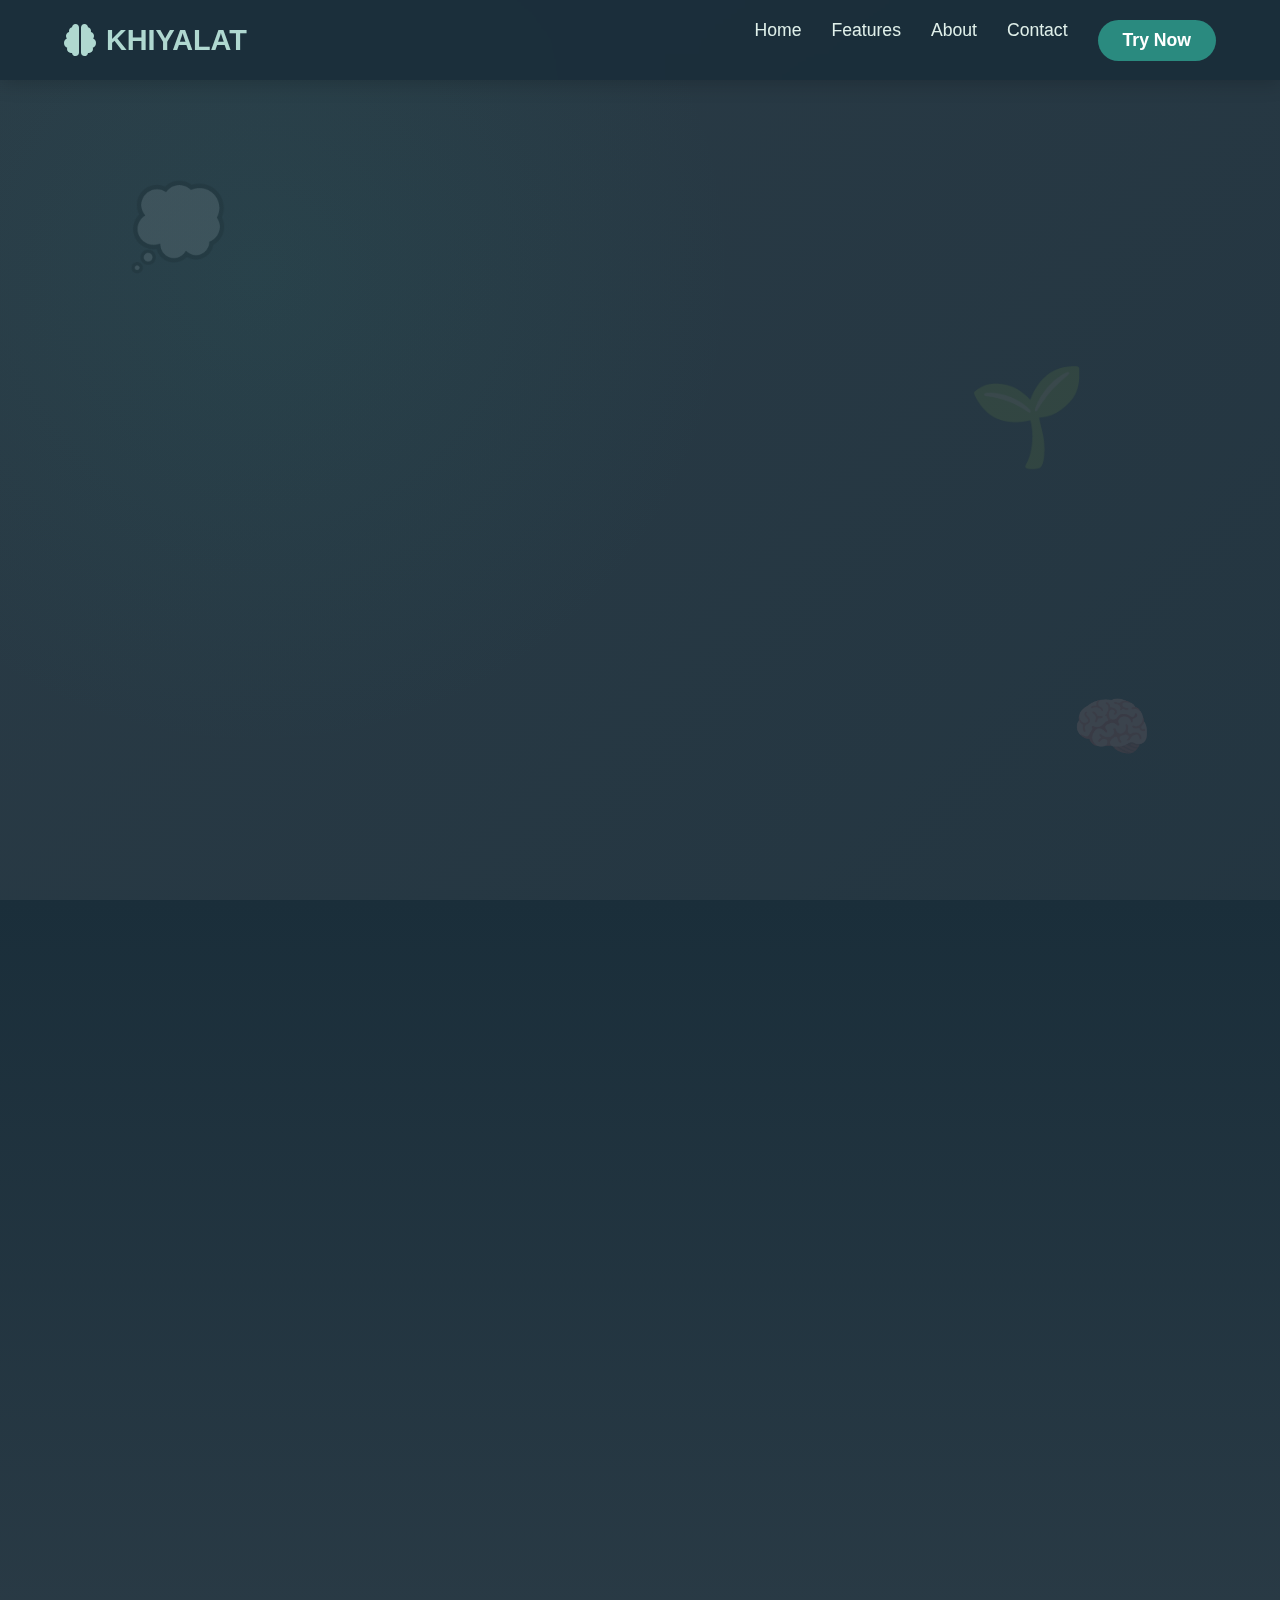
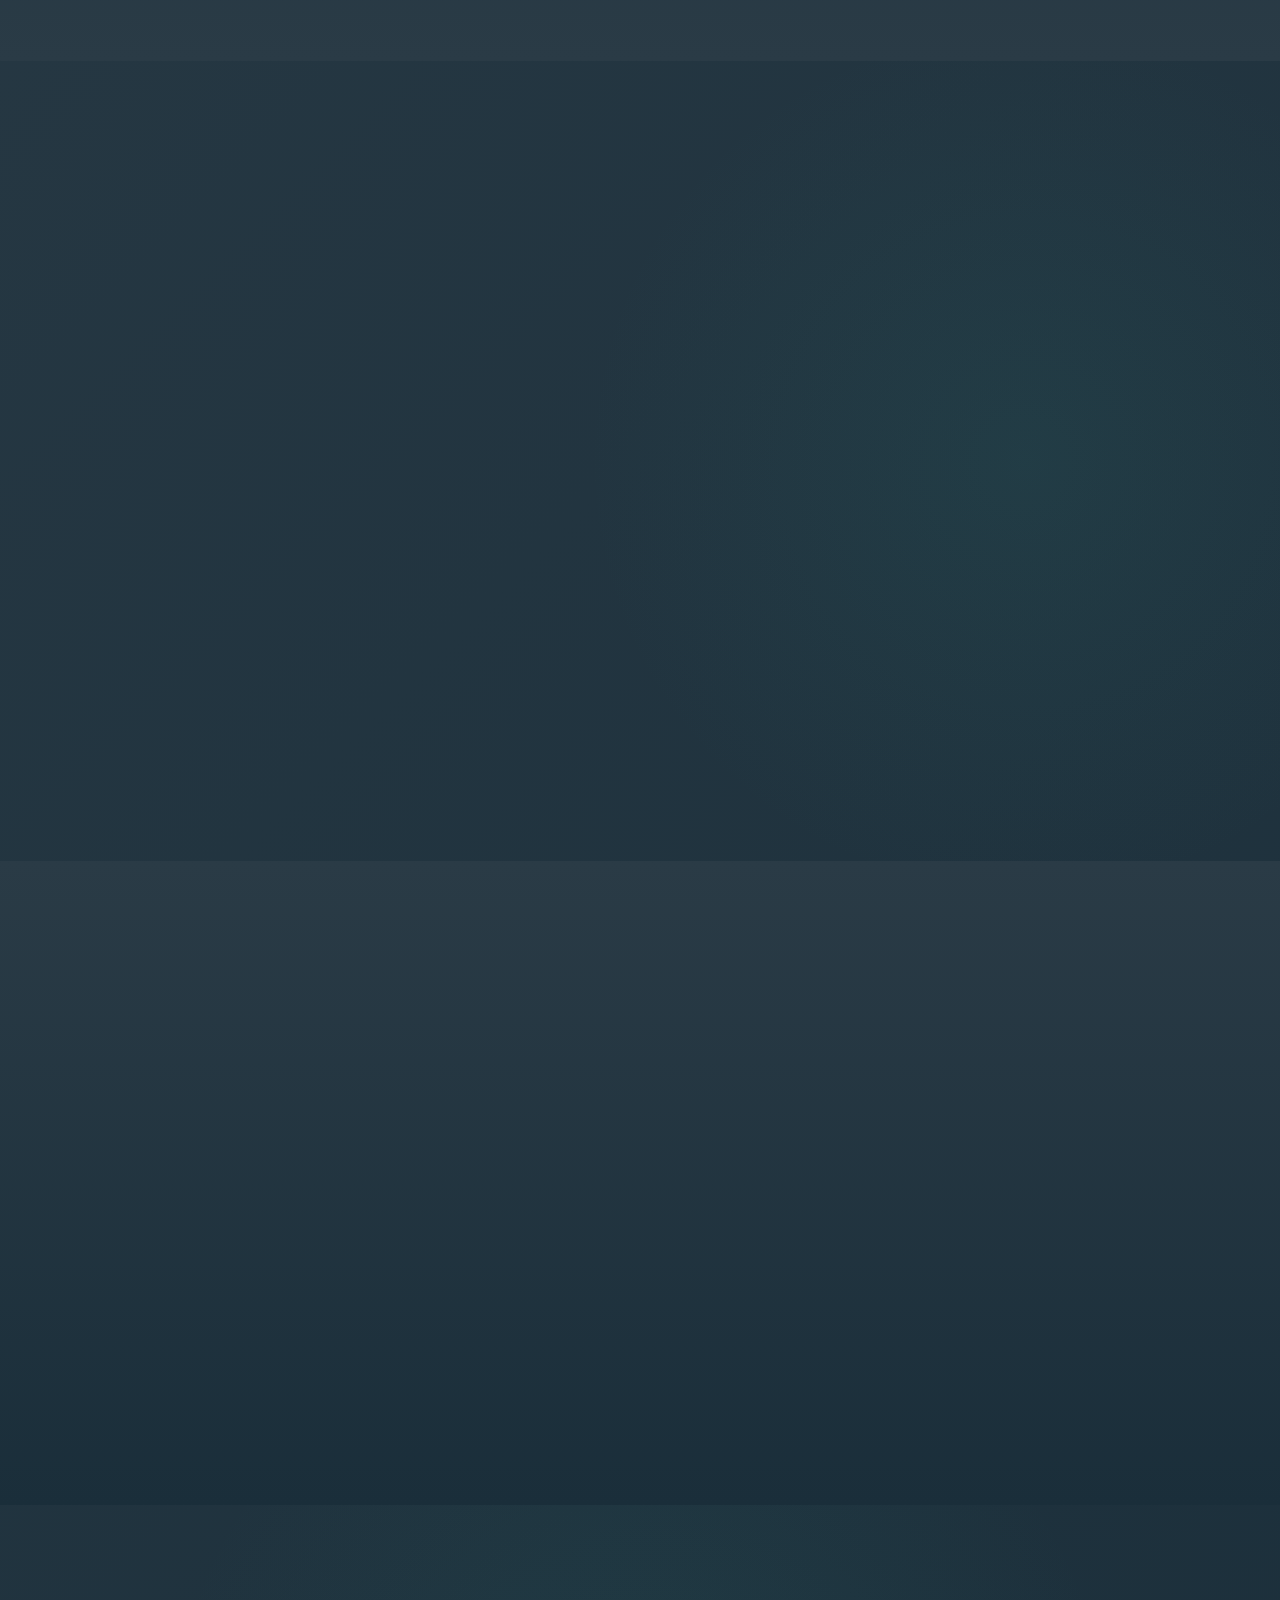
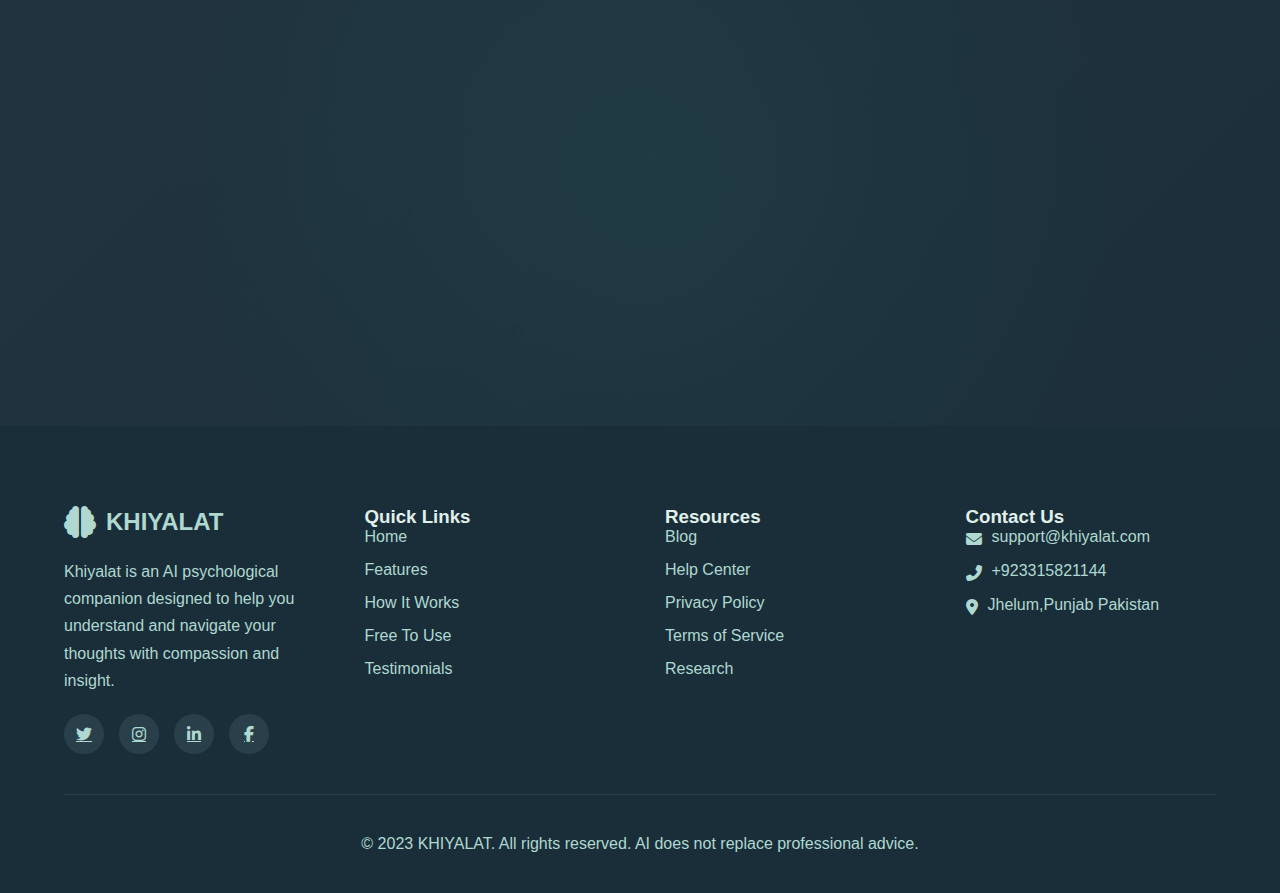
<file: Khiyalat/index.html>
<!DOCTYPE html>
<html lang="en">

<head>
    <meta charset="UTF-8">
    <meta name="viewport" content="width=device-width, initial-scale=1.0">
    <title>KHIYALAT - AI Companion</title>
    <link rel="stylesheet" href="https://cdnjs.cloudflare.com/ajax/libs/font-awesome/6.4.0/css/all.min.css">
    <link rel="stylesheet" href="style.css">
</head>

<body>
    <!-- Floating background elements -->
    <div class="floating-element thought-1">💭</div>
    <div class="floating-element thought-2">🧠</div>
    <div class="floating-element thought-3">🌱</div>

    <!-- Navigation -->
    <nav>
        <a href="#" class="nav-logo">
            <i class="fas fa-brain"></i>
            <span>KHIYALAT</span>
        </a>
        <div class="nav-links">
            <a href="#" class="nav-link">Home</a>
            <a href="#" class="nav-link">Features</a>
            <a href="#" class="nav-link">About</a>
            <a href="#" class="nav-link">Contact</a>
            <a href="#" class="nav-link nav-cta">Try Now</a>
        </div>
    </nav>

    <!-- Hero Section -->
    <section class="hero">
        <div class="hero-content">
            <div class="hero-text">
                <h1 class="hero-title">Your Personal AI </h1>
                <p class="hero-subtitle">Khiyalat helps you understand and navigate your thoughts with compassionate AI
                    that's available whenever you need support.</p>
                <div class="hero-cta">
                    <button class="btn-primary">
                        <i class="fas fa-comment-dots"></i> Start Talking
                    </button>
                    <button class="btn-secondary">
                        Learn More
                    </button>
                </div>
            </div>
            <div class="hero-image">
                <div class="hero-ai-bot"></div>
            </div>
        </div>
    </section>

    <!-- Features Section -->
    <section class="features">
        <div class="section-header" id="featuresHeader">
            <h2 class="section-title">How Khiyalat Helps You</h2>
            <p class="section-subtitle">Our AI companion provides personalized support tailored to your mental wellbeing
                needs</p>
        </div>
        <div class="features-grid">
            <div class="feature-card" id="feature1">
                <div class="feature-icon">
                    <i class="fas fa-comments"></i>
                </div>
                <h3 class="feature-title">Thought Analysis</h3>
                <p class="feature-desc">
                    Gain insights into recurring thought patterns and understand their underlying meanings with our
                    advanced AI analysis.
                </p>
            </div>
            <div class="feature-card" id="feature2">
                <div class="feature-icon">
                    <i class="fas fa-heartbeat"></i>
                </div>
                <h3 class="feature-title">Emotional Support</h3>
                <p class="feature-desc">
                    Receive compassionate responses that validate your feelings and help you process difficult emotions.
                </p>
            </div>
            <div class="feature-card" id="feature3">
                <div class="feature-icon">
                    <i class="fas fa-lightbulb"></i>
                </div>
                <h3 class="feature-title">Cognitive Reframing</h3>
                <p class="feature-desc">
                    Learn to reframe negative thoughts and develop healthier perspectives on challenging situations.
                </p>
            </div>
        </div>
    </section>

    <!-- Demo Section -->
    <section class="demo">
        <div class="demo-container">
            <div class="demo-text" id="demoText">
                <h2 class="demo-title">Experience Compassionate AI</h2>
                <p class="demo-desc">
                    Khiyalat's AI has been trained with psychological principles to provide supportive, non-judgmental
                    conversations that help you explore your thoughts safely.
                </p>
                <div class="demo-features">
                    <div class="demo-feature">
                        <i class="fas fa-check-circle"></i>
                        <p class="demo-feature-text">Available 24/7 whenever you need to talk</p>
                    </div>
                    <div class="demo-feature">
                        <i class="fas fa-check-circle"></i>
                        <p class="demo-feature-text">Completely confidential and private</p>
                    </div>
                    <div class="demo-feature">
                        <i class="fas fa-check-circle"></i>
                        <p class="demo-feature-text">Adapts to your unique communication style</p>
                    </div>
                </div>
                <button class="btn-primary">
                    <i class="fas fa-robot"></i> Try Demo
                </button>
            </div>
            <div class="demo-visual" id="demoVisual">
                <div class="chat-demo">
                    <div class="chat-header">
                        <div class="chat-avatar">
                            <i class="fas fa-brain"></i>
                        </div>
                        <div>
                            <h3 class="chat-title">Dr. Khiyalat</h3>
                            <p class="chat-subtitle">AI BOT</p>
                        </div>
                    </div>
                    <div class="chat-messages">
                        <div class="message bot-message">
                            <div class="message-content">
                                Hello! I'm Dr. Khiyalat. I'm here to listen and help you process your thoughts. What's
                                on your mind today?
                            </div>
                        </div>
                        <div class="message user-message">
                            <div class="message-content">
                                I've been feeling really anxious about work lately.
                            </div>
                        </div>
                        <div class="message bot-message">
                            <div class="message-content">
                                I hear you. Work anxiety is very common. Can you tell me more about what specifically is
                                causing these feelings?
                            </div>
                        </div>
                    </div>
                    <div class="chat-input">
                        <input type="text" class="chat-input-field" placeholder="Type your message...">
                        <button class="chat-send-btn">
                            <i class="fas fa-paper-plane"></i>
                        </button>
                    </div>
                </div>
            </div>
        </div>
    </section>

    <!-- Testimonials -->
    <section class="testimonials">
        <div class="section-header">
            <h2 class="section-title">What People Are Saying</h2>
            <p class="section-subtitle">Hear from those who've experienced Khiyalat's support</p>
        </div>
        <div class="testimonials-grid">
            <div class="testimonial-card" id="testimonial1">
                <p class="testimonial-text">
                    Khiyalat has been a game-changer for my mental health. Having this supportive AI available whenever
                    I need to talk has helped me process thoughts I didn't even realize were affecting me.
                </p>
                <div class="testimonial-author">
                    <div class="author-avatar">A</div>
                    <div class="author-info">
                        <h4>Ahmedullah</h4>
                        <p>User since March 2025</p>
                    </div>
                </div>
            </div>
            <div class="testimonial-card" id="testimonial2">
                <p class="testimonial-text">
                    As someone who was skeptical about AI , I'm amazed at how understanding and helpful Khiyalat
                    is. It's like having a personal trainer in your pocket.
                </p>
                <div class="testimonial-author">
                    <div class="author-avatar">H</div>
                    <div class="author-info">
                        <h4>Huzaifa</h4>
                        <p>User since 2025</p>
                    </div>
                </div>
            </div>
            <div class="testimonial-card" id="testimonial3">
                <p class="testimonial-text">
                    The way Khiyalat helps me identify thought patterns I wasn't aware of has been incredibly valuable
                    for my personal growth and emotional wellbeing.
                </p>
                <div class="testimonial-author">
                    <div class="author-avatar">A</div>
                    <div class="author-info">
                        <h4>Ayyan</h4>
                        <p>User since 2025</p>
                    </div>
                </div>
            </div>
        </div>
    </section <!-- CTA Section -->
    <section class="cta">
        <div class="cta-container" id="ctaContainer">
            <h2 class="cta-title">Ready to Explore Your Thoughts?</h2>
            <p class="cta-desc">
                Join thousands of users who are gaining deeper self-understanding with Khiyalat's compassionate AI
                support.
                Start your journey to better wellbeing today.
            </p>
            <button class="btn-primary">
                <i class="fas fa-user-plus"></i> Get Started for Free
            </button>
        </div>
    </section>

    <!-- Footer -->
    <footer>
        <div class="footer-container">
            <div class="footer-about-col">
                <div class="footer-logo">
                    <i class="fas fa-brain"></i>
                    <span>KHIYALAT</span>
                </div>
                <p class="footer-about">
                    Khiyalat is an AI psychological companion designed to help you understand and navigate your thoughts
                    with compassion and insight.
                </p>
                <div class="footer-social">
                    <a href="#" class="social-icon"><i class="fab fa-twitter"></i></a>
                    <a href="#" class="social-icon"><i class="fab fa-instagram"></i></a>
                    <a href="#" class="social-icon"><i class="fab fa-linkedin-in"></i></a>
                    <a href="#" class="social-icon"><i class="fab fa-facebook-f"></i></a>
                </div>
            </div>
            <div class="footer-links-col">
                <h3>Quick Links</h3>
                <a href="#" class="footer-link">Home</a>
                <a href="#" class="footer-link">Features</a>
                <a href="#" class="footer-link">How It Works</a>
                <a href="#" class="footer-link">Free To Use</a>
                <a href="#" class="footer-link">Testimonials</a>
            </div>
            <div class="footer-links-col">
                <h3>Resources</h3>
                <a href="#" class="footer-link">Blog</a>
                <a href="#" class="footer-link">Help Center</a>
                <a href="#" class="footer-link">Privacy Policy</a>
                <a href="#" class="footer-link">Terms of Service</a>
                <a href="#" class="footer-link">Research</a>
            </div>
            <div class="footer-contact-col">
                <h3>Contact Us</h3>
                <div class="contact-info">
                    <i class="fas fa-envelope"></i>
                    <span>support@khiyalat.com</span>
                </div>
                <div class="contact-info">
                    <i class="fas fa-phone-alt"></i>
                    <span>+923315821144</span>
                </div>
                <div class="contact-info">
                    <i class="fas fa-map-marker-alt"></i>
                    <span>Jhelum,Punjab Pakistan</span>
                </div>
            </div>
        </div>
        <div class="footer-bottom">
            <p>&copy; 2023 KHIYALAT. All rights reserved. AI does not replace professional advice.</p>
        </div>
    </footer>

    <script>
        // Scroll animation
        document.addEventListener('DOMContentLoaded', function () {
            // Animate elements when they come into view
            const animateOnScroll = function () {
                const elements = [
                    { id: 'featuresHeader', class: 'section-header' },
                    { id: 'feature1', class: 'feature-card' },
                    { id: 'feature2', class: 'feature-card' },
                    { id: 'feature3', class: 'feature-card' },
                    { id: 'demoText', class: 'demo-text' },
                    { id: 'demoVisual', class: 'demo-visual' },
                    { id: 'testimonial1', class: 'testimonial-card' },
                    { id: 'testimonial2', class: 'testimonial-card' },
                    { id: 'testimonial3', class: 'testimonial-card' },
                    { id: 'ctaContainer', class: 'cta-container' }
                ];

                elements.forEach(element => {
                    const el = document.getElementById(element.id);
                    if (el) {
                        const position = el.getBoundingClientRect().top;
                        const windowHeight = window.innerHeight;

                        if (position < windowHeight - 100) {
                            el.classList.add('visible');
                        }
                    }
                });
            };

            // Run once on load and then on scroll
            animateOnScroll();
            window.addEventListener('scroll', animateOnScroll);

            // Simple chat demo animation
            const chatMessages = document.querySelector('.chat-messages');
            if (chatMessages) {
                const messages = [
                    "I'm worried I'm not performing well enough.",
                    "That's a common concern. What makes you feel you're not performing well?",
                    "I keep making small mistakes and my boss seems annoyed.",
                    "It sounds like you're being very self-critical. Everyone makes mistakes - they don't define your worth or capability."
                ];

                let currentMessage = 0;

                const addMessage = () => {
                    if (currentMessage < messages.length) {
                        const isUser = currentMessage % 2 === 0;
                        const messageDiv = document.createElement('div');
                        messageDiv.className = `message ${isUser ? 'user' : 'bot'}-message`;
                        messageDiv.innerHTML = `<div class="message-content">${messages[currentMessage]}</div>`;
                        chatMessages.appendChild(messageDiv);
                        chatMessages.scrollTop = chatMessages.scrollHeight;
                        currentMessage++;

                        // Animate send button
                        const sendBtn = document.querySelector('.chat-send-btn');
                        if (sendBtn) {
                            sendBtn.style.animation = 'none';
                            void sendBtn.offsetWidth; // Trigger reflow
                            sendBtn.style.animation = 'chatDemo 0.5s ease';
                        }

                        setTimeout(addMessage, 2000);
                    }
                };

                setTimeout(addMessage, 3000);
            }
        });

        // Navbar scroll effect
        window.addEventListener('scroll', function () {
            const nav = document.querySelector('nav');
            if (window.scrollY > 50) {
                nav.style.backgroundColor = 'rgba(26, 46, 58, 0.98)';
                nav.style.boxShadow = '0 5px 25px rgba(0, 0, 0, 0.3)';
            } else {
                nav.style.backgroundColor = 'rgba(26, 46, 58, 0.9)';
                nav.style.boxShadow = '0 2px 20px rgba(0, 0, 0, 0.2)';
            }
        });
    </script>
</body>

</html>
</file>
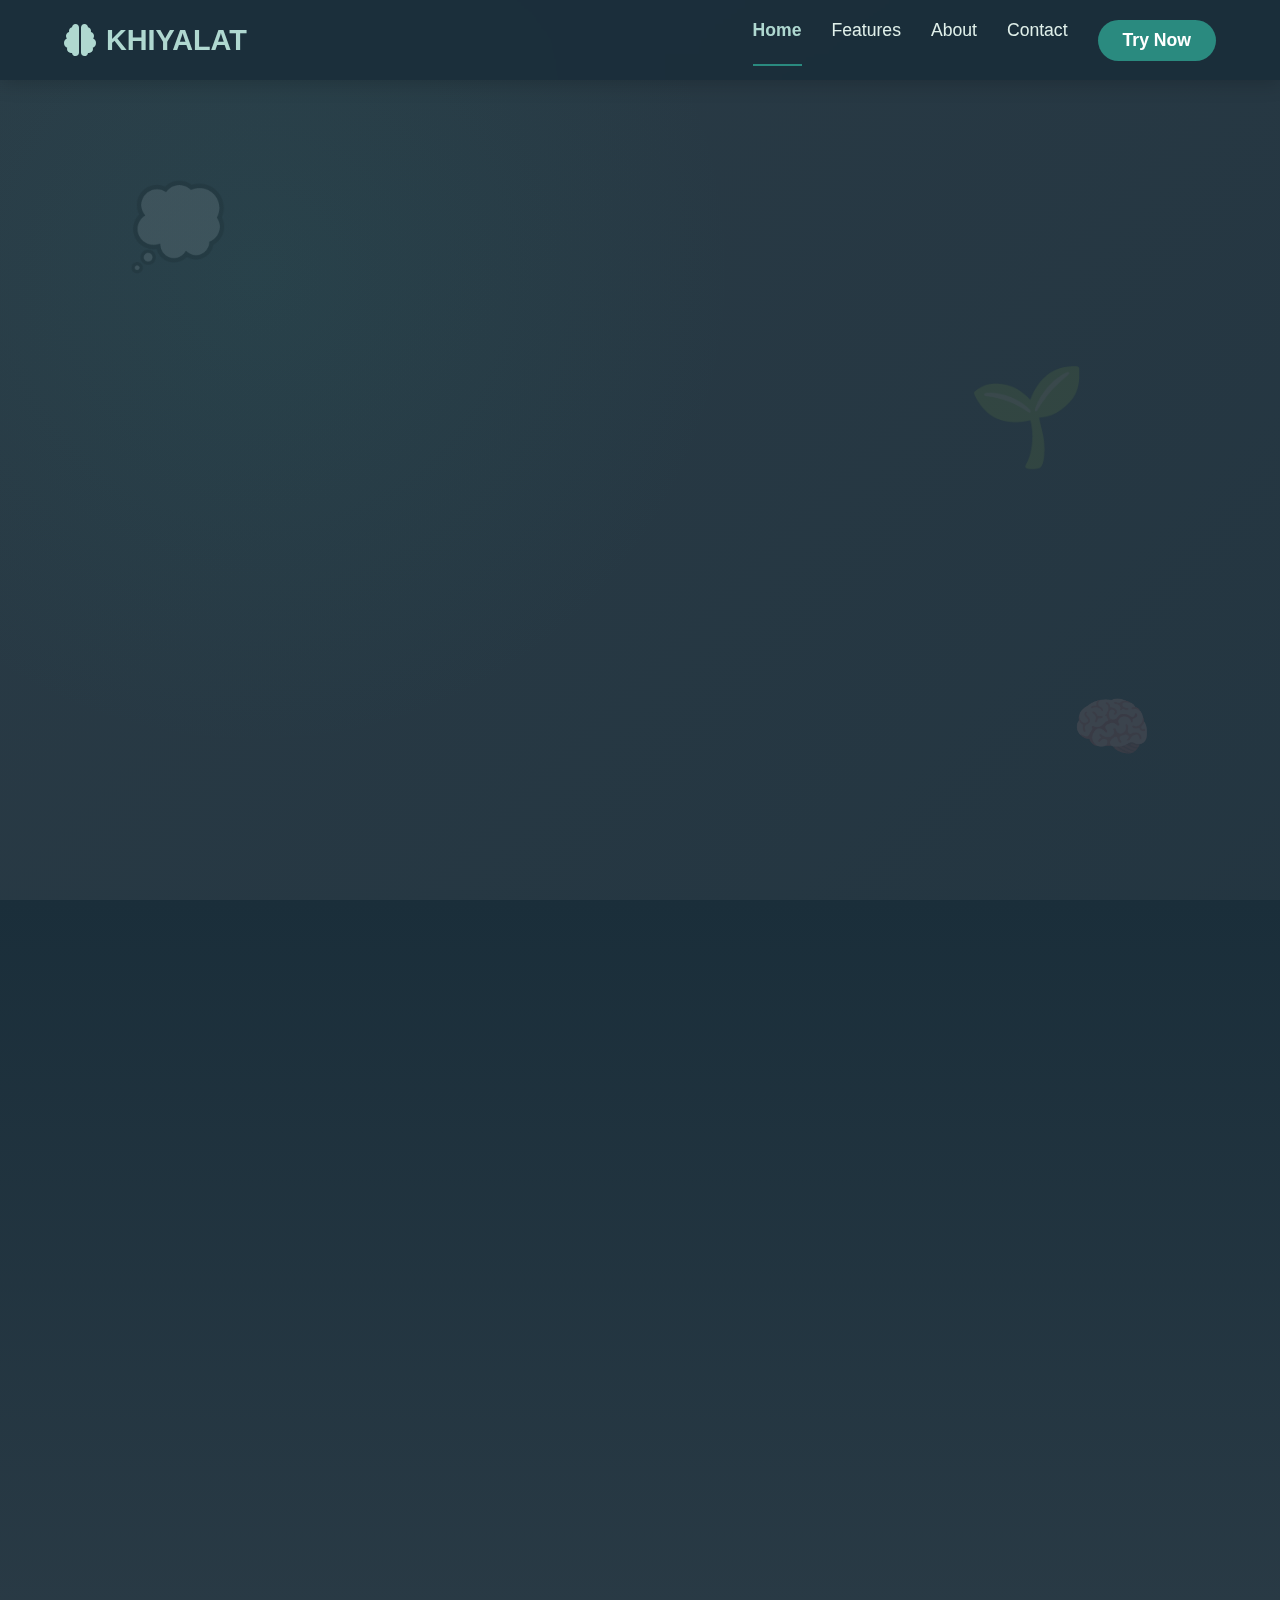
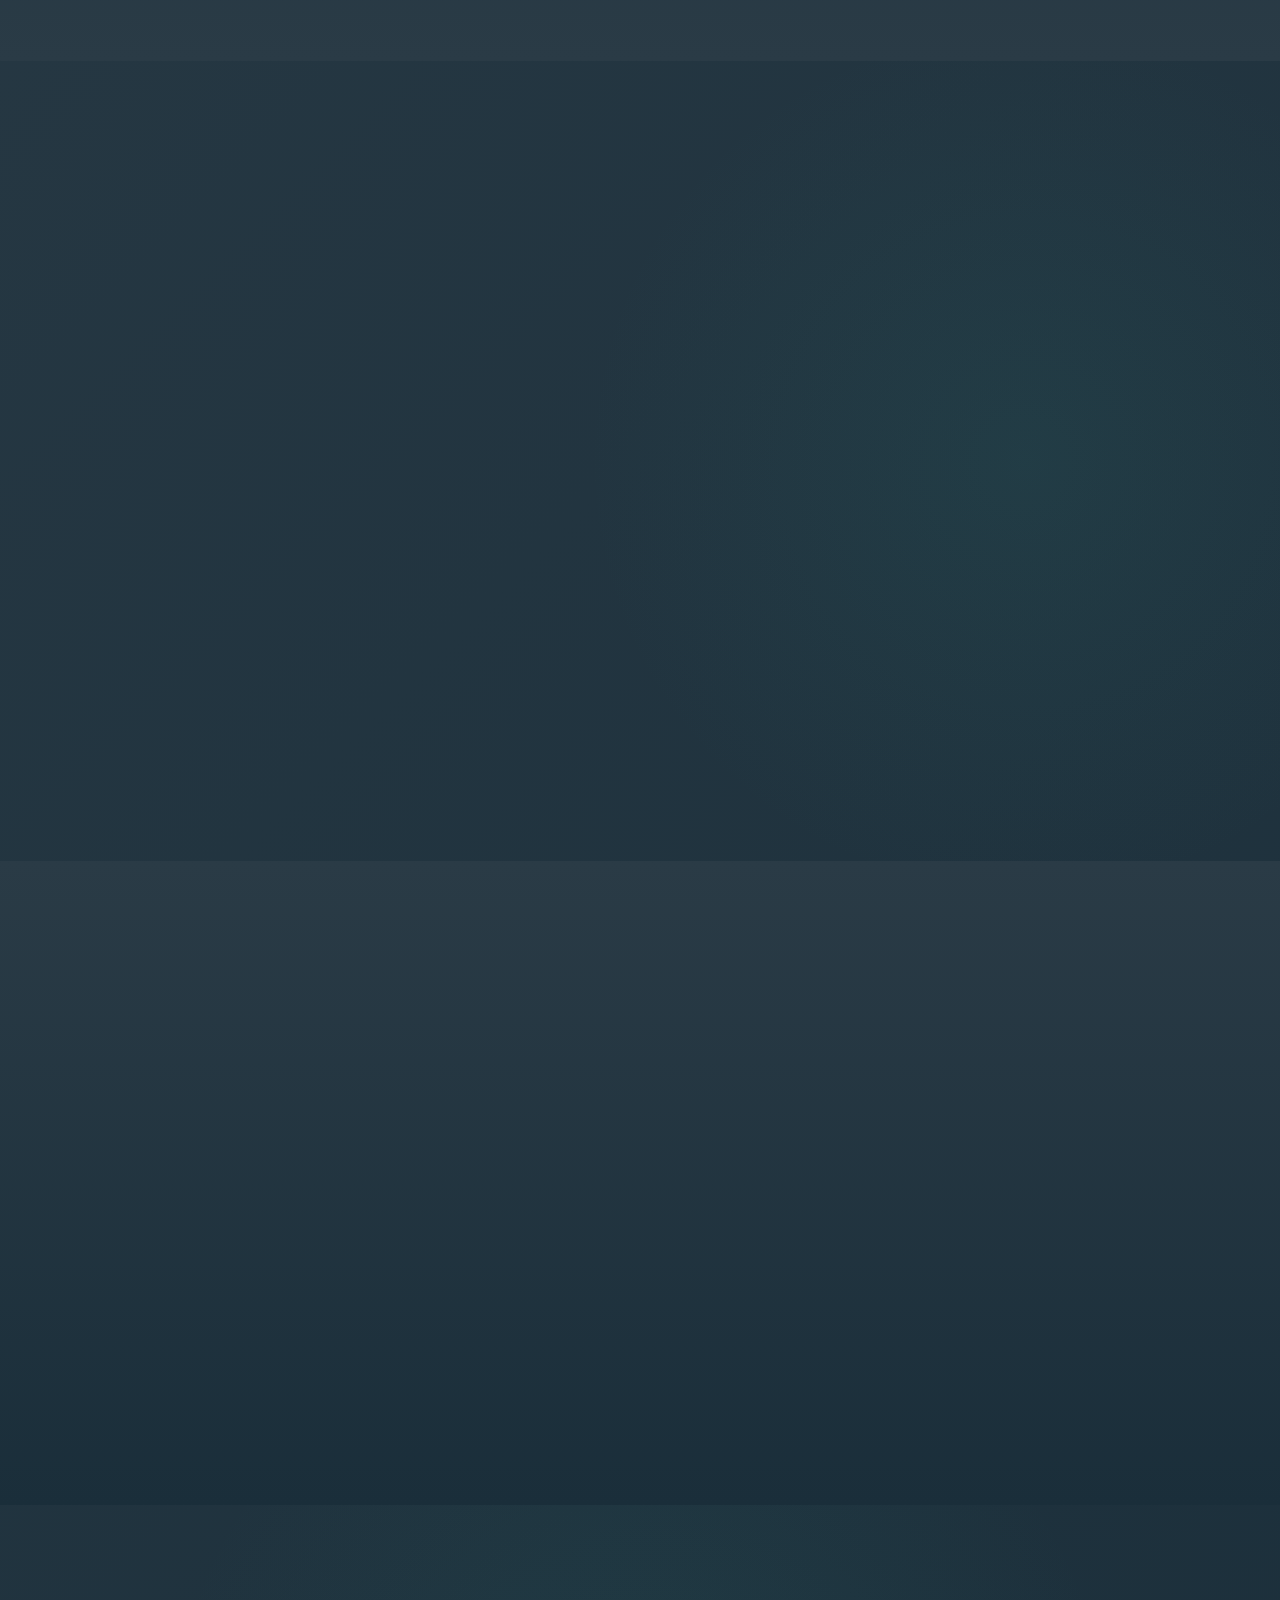
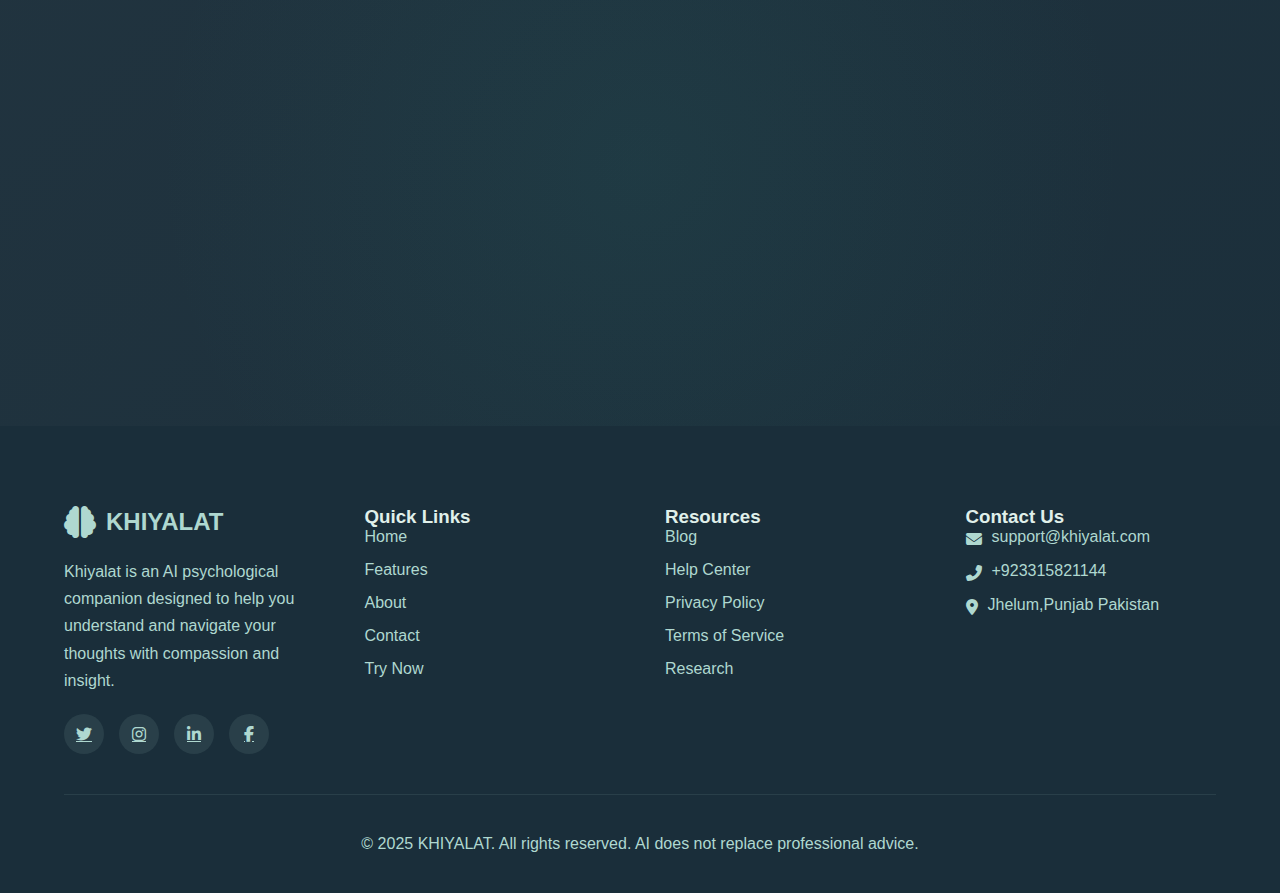
<file: Khiyalat/Khiyalat/index.html>
<!DOCTYPE html>
<html lang="en">

<head>
    <meta charset="UTF-8">
    <meta name="viewport" content="width=device-width, initial-scale=1.0">
    <title>KHIYALAT - AI Companion</title>
    <link rel="stylesheet" href="https://cdnjs.cloudflare.com/ajax/libs/font-awesome/6.4.0/css/all.min.css">
    <link rel="stylesheet" href="style.css">
</head>

<body>
    <!-- Floating background elements -->
    <div class="floating-element thought-1">💭</div>
    <div class="floating-element thought-2">🧠</div>
    <div class="floating-element thought-3">🌱</div>

    <!-- Navigation -->
    <nav>
        <a href="index.html" class="nav-logo">
            <i class="fas fa-brain"></i>
            <span>KHIYALAT</span>
        </a>
        <div class="nav-links">
            <a href="index.html" class="nav-link active">Home</a>
            <a href="features.html" class="nav-link">Features</a>
            <a href="about.html" class="nav-link">About</a>
            <a href="contact.html" class="nav-link">Contact</a>
            <a href="try-now.html" class="nav-link nav-cta">Try Now</a>
        </div>
    </nav>

    <!-- Hero Section -->
    <section class="hero">
        <div class="hero-content">
            <div class="hero-text">
                <h1 class="hero-title">Your Personal AI </h1>
                <p class="hero-subtitle">Khiyalat helps you understand and navigate your thoughts with compassionate AI
                    that's available whenever you need support.</p>
                <div class="hero-cta">
                    <a href="try-now.html" class="btn-primary">
                        <i class="fas fa-comment-dots"></i> Start Talking
                    </a>
                    <a href="features.html" class="btn-secondary">
                        Learn More
                    </a>
                </div>
            </div>
            <div class="hero-image">
                <div class="hero-ai-bot"></div>
            </div>
        </div>
    </section>

    <!-- Features Section -->
    <section class="features">
        <div class="section-header" id="featuresHeader">
            <h2 class="section-title">How Khiyalat Helps You</h2>
            <p class="section-subtitle">Our AI companion provides personalized support tailored to your mental wellbeing
                needs</p>
        </div>
        <div class="features-grid">
            <div class="feature-card" id="feature1">
                <div class="feature-icon">
                    <i class="fas fa-comments"></i>
                </div>
                <h3 class="feature-title">Thought Analysis</h3>
                <p class="feature-desc">
                    Gain insights into recurring thought patterns and understand their underlying meanings with our
                    advanced AI analysis.
                </p>
            </div>
            <div class="feature-card" id="feature2">
                <div class="feature-icon">
                    <i class="fas fa-heartbeat"></i>
                </div>
                <h3 class="feature-title">Emotional Support</h3>
                <p class="feature-desc">
                    Receive compassionate responses that validate your feelings and help you process difficult emotions.
                </p>
            </div>
            <div class="feature-card" id="feature3">
                <div class="feature-icon">
                    <i class="fas fa-lightbulb"></i>
                </div>
                <h3 class="feature-title">Cognitive Reframing</h3>
                <p class="feature-desc">
                    Learn to reframe negative thoughts and develop healthier perspectives on challenging situations.
                </p>
            </div>
        </div>
    </section>

    <!-- Demo Section -->
    <section class="demo">
        <div class="demo-container">
            <div class="demo-text" id="demoText">
                <h2 class="demo-title">Experience Compassionate AI</h2>
                <p class="demo-desc">
                    Khiyalat's AI has been trained with psychological principles to provide supportive, non-judgmental
                    conversations that help you explore your thoughts safely.
                </p>
                <div class="demo-features">
                    <div class="demo-feature">
                        <i class="fas fa-check-circle"></i>
                        <p class="demo-feature-text">Available 24/7 whenever you need to talk</p>
                    </div>
                    <div class="demo-feature">
                        <i class="fas fa-check-circle"></i>
                        <p class="demo-feature-text">Completely confidential and private</p>
                    </div>
                    <div class="demo-feature">
                        <i class="fas fa-check-circle"></i>
                        <p class="demo-feature-text">Adapts to your unique communication style</p>
                    </div>
                </div>
                <a href="try-now.html" class="btn-primary">
                    <i class="fas fa-robot"></i> Try Demo
                </a>
            </div>
            <div class="demo-visual" id="demoVisual">
                <div class="chat-demo">
                    <div class="chat-header">
                        <div class="chat-avatar">
                            <i class="fas fa-brain"></i>
                        </div>
                        <div>
                            <h3 class="chat-title">Dr. Khiyalat</h3>
                            <p class="chat-subtitle">AI BOT</p>
                        </div>
                    </div>
                    <div class="chat-messages">
                        <div class="message bot-message">
                            <div class="message-content">
                                Hello! I'm Dr. Khiyalat. I'm here to listen and help you process your thoughts. What's
                                on your mind today?
                            </div>
                        </div>
                        <div class="message user-message">
                            <div class="message-content">
                                I've been feeling really anxious about work lately.
                            </div>
                        </div>
                        <div class="message bot-message">
                            <div class="message-content">
                                I hear you. Work anxiety is very common. Can you tell me more about what specifically is
                                causing these feelings?
                            </div>
                        </div>
                    </div>
                    <div class="chat-input">
                        <input type="text" class="chat-input-field" placeholder="Type your message...">
                        <button class="chat-send-btn">
                            <i class="fas fa-paper-plane"></i>
                        </button>
                    </div>
                </div>
            </div>
        </div>
    </section>

    <!-- Testimonials -->
    <section class="testimonials">
        <div class="section-header">
            <h2 class="section-title">What People Are Saying</h2>
            <p class="section-subtitle">Hear from those who've experienced Khiyalat's support</p>
        </div>
        <div class="testimonials-grid">
            <div class="testimonial-card" id="testimonial1">
                <p class="testimonial-text">
                    Khiyalat has been a game-changer for my mental health. Having this supportive AI available whenever
                    I need to talk has helped me process thoughts I didn't even realize were affecting me.
                </p>
                <div class="testimonial-author">
                    <div class="author-avatar">A</div>
                    <div class="author-info">
                        <h4>Ahmedullah</h4>
                        <p>User since March 2025</p>
                    </div>
                </div>
            </div>
            <div class="testimonial-card" id="testimonial2">
                <p class="testimonial-text">
                    As someone who was skeptical about AI , I'm amazed at how understanding and helpful Khiyalat
                    is. It's like having a personal trainer in your pocket.
                </p>
                <div class="testimonial-author">
                    <div class="author-avatar">H</div>
                    <div class="author-info">
                        <h4>Huzaifa</h4>
                        <p>User since 2025</p>
                    </div>
                </div>
            </div>
            <div class="testimonial-card" id="testimonial3">
                <p class="testimonial-text">
                    The way Khiyalat helps me identify thought patterns I wasn't aware of has been incredibly valuable
                    for my personal growth and emotional wellbeing.
                </p>
                <div class="testimonial-author">
                    <div class="author-avatar">A</div>
                    <div class="author-info">
                        <h4>Ayyan</h4>
                        <p>User since 2025</p>
                    </div>
                </div>
            </div>
        </div>
    </section>

    <!-- CTA Section -->
    <section class="cta">
        <div class="cta-container" id="ctaContainer">
            <h2 class="cta-title">Ready to Explore Your Thoughts?</h2>
            <p class="cta-desc">
                Join thousands of users who are gaining deeper self-understanding with Khiyalat's compassionate AI
                support.
                Start your journey to better wellbeing today.
            </p>
            <a href="try-now.html" class="btn-primary">
                <i class="fas fa-user-plus"></i> Get Started for Free
            </a>
        </div>
    </section>

    <!-- Footer -->
    <footer>
        <div class="footer-container">
            <div class="footer-about-col">
                <div class="footer-logo">
                    <i class="fas fa-brain"></i>
                    <span>KHIYALAT</span>
                </div>
                <p class="footer-about">
                    Khiyalat is an AI psychological companion designed to help you understand and navigate your thoughts
                    with compassion and insight.
                </p>
                <div class="footer-social">
                    <a href="#" class="social-icon"><i class="fab fa-twitter"></i></a>
                    <a href="#" class="social-icon"><i class="fab fa-instagram"></i></a>
                    <a href="#" class="social-icon"><i class="fab fa-linkedin-in"></i></a>
                    <a href="#" class="social-icon"><i class="fab fa-facebook-f"></i></a>
                </div>
            </div>
            <div class="footer-links-col">
                <h3>Quick Links</h3>
                <a href="index.html" class="footer-link">Home</a>
                <a href="features.html" class="footer-link">Features</a>
                <a href="about.html" class="footer-link">About</a>
                <a href="contact.html" class="footer-link">Contact</a>
                <a href="try-now.html" class="footer-link">Try Now</a>
            </div>
            <div class="footer-links-col">
                <h3>Resources</h3>
                <a href="blog.html" class="footer-link">Blog</a>
                <a href="contact.html" class="footer-link">Help Center</a>
                <a href="Privacy-policy.html" class="footer-link">Privacy Policy</a>
                <a href="termsofservice.html" class="footer-link">Terms of Service</a>
                <a href="research.html" class="footer-link">Research</a>
            </div>
            <div class="footer-contact-col">
                <h3>Contact Us</h3>
                <div class="contact-info">
                    <i class="fas fa-envelope"></i>
                    <span>support@khiyalat.com</span>
                </div>
                <div class="contact-info">
                    <i class="fas fa-phone-alt"></i>
                    <span>+923315821144</span>
                </div>
                <div class="contact-info">
                    <i class="fas fa-map-marker-alt"></i>
                    <span>Jhelum,Punjab Pakistan</span>
                </div>
            </div>
        </div>
        <div class="footer-bottom">
            <p>&copy; 2025 KHIYALAT. All rights reserved. AI does not replace professional advice.</p>
        </div>
    </footer>

    <script>
        // Scroll animation
        document.addEventListener('DOMContentLoaded', function () {
            // Animate elements when they come into view
            const animateOnScroll = function () {
                const elements = [
                    { id: 'featuresHeader', class: 'section-header' },
                    { id: 'feature1', class: 'feature-card' },
                    { id: 'feature2', class: 'feature-card' },
                    { id: 'feature3', class: 'feature-card' },
                    { id: 'demoText', class: 'demo-text' },
                    { id: 'demoVisual', class: 'demo-visual' },
                    { id: 'testimonial1', class: 'testimonial-card' },
                    { id: 'testimonial2', class: 'testimonial-card' },
                    { id: 'testimonial3', class: 'testimonial-card' },
                    { id: 'ctaContainer', class: 'cta-container' }
                ];

                elements.forEach(element => {
                    const el = document.getElementById(element.id);
                    if (el) {
                        const position = el.getBoundingClientRect().top;
                        const windowHeight = window.innerHeight;

                        if (position < windowHeight - 100) {
                            el.classList.add('visible');
                        }
                    }
                });
            };

            // Run once on load and then on scroll
            animateOnScroll();
            window.addEventListener('scroll', animateOnScroll);

            // Simple chat demo animation
            const chatMessages = document.querySelector('.chat-messages');
            if (chatMessages) {
                const messages = [
                    "I'm worried I'm not performing well enough.",
                    "That's a common concern. What makes you feel you're not performing well?",
                    "I keep making small mistakes and my boss seems annoyed.",
                    "It sounds like you're being very self-critical. Everyone makes mistakes - they don't define your worth or capability."
                ];

                let currentMessage = 0;

                const addMessage = () => {
                    if (currentMessage < messages.length) {
                        const isUser = currentMessage % 2 === 0;
                        const messageDiv = document.createElement('div');
                        messageDiv.className = `message ${isUser ? 'user' : 'bot'}-message`;
                        messageDiv.innerHTML = `<div class="message-content">${messages[currentMessage]}</div>`;
                        chatMessages.appendChild(messageDiv);
                        chatMessages.scrollTop = chatMessages.scrollHeight;
                        currentMessage++;

                        // Animate send button
                        const sendBtn = document.querySelector('.chat-send-btn');
                        if (sendBtn) {
                            sendBtn.style.animation = 'none';
                            void sendBtn.offsetWidth; // Trigger reflow
                            sendBtn.style.animation = 'chatDemo 0.5s ease';
                        }

                        setTimeout(addMessage, 2000);
                    }
                };

                setTimeout(addMessage, 3000);
            }

            // Set active navigation link
            const currentPage = window.location.pathname.split('/').pop() || 'index.html';
            document.querySelectorAll('.nav-link').forEach(link => {
                if (link.getAttribute('href') === currentPage) {
                    link.classList.add('active');
                } else {
                    link.classList.remove('active');
                }
            });
        });

        // Navbar scroll effect
        window.addEventListener('scroll', function () {
            const nav = document.querySelector('nav');
            if (window.scrollY > 50) {
                nav.style.backgroundColor = 'rgba(26, 46, 58, 0.98)';
                nav.style.boxShadow = '0 5px 25px rgba(0, 0, 0, 0.3)';
            } else {
                nav.style.backgroundColor = 'rgba(26, 46, 58, 0.9)';
                nav.style.boxShadow = '0 2px 20px rgba(0, 0, 0, 0.2)';
            }
        });
    </script>
</body>
</html>
</file>
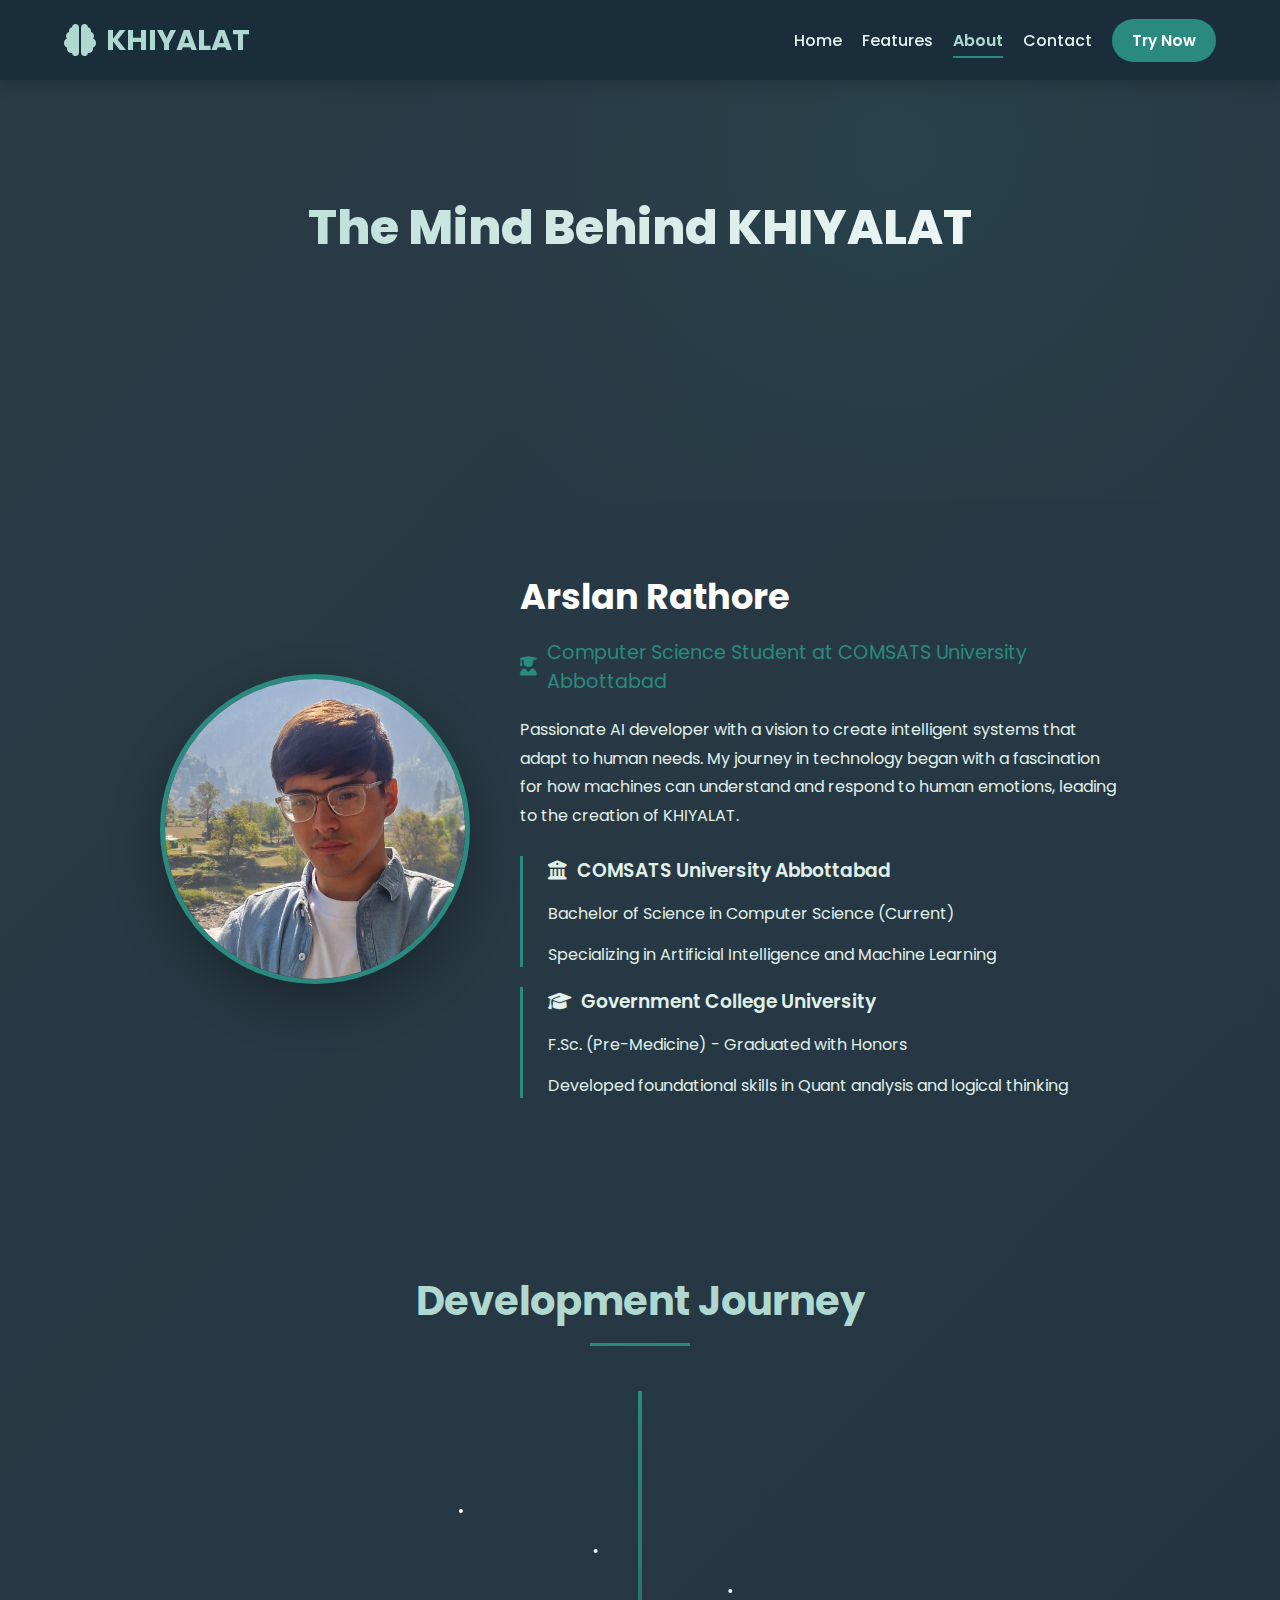
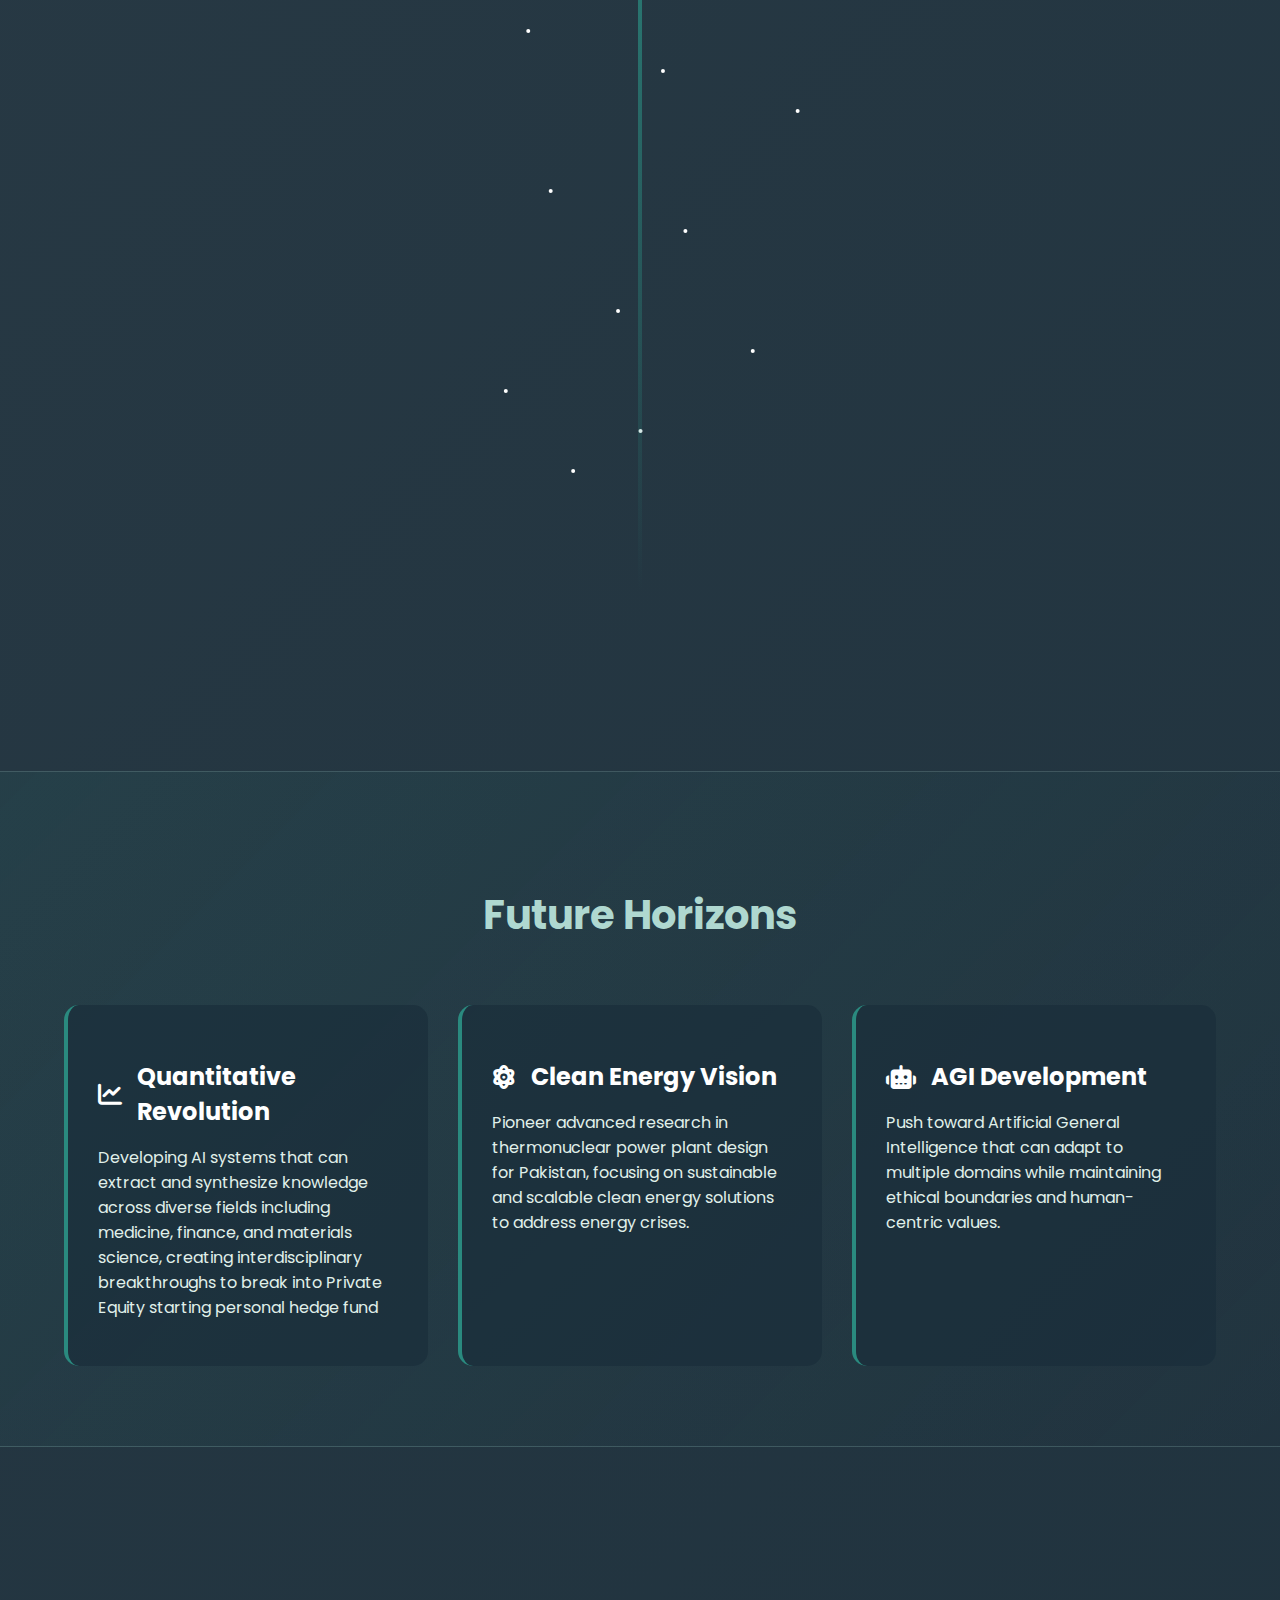
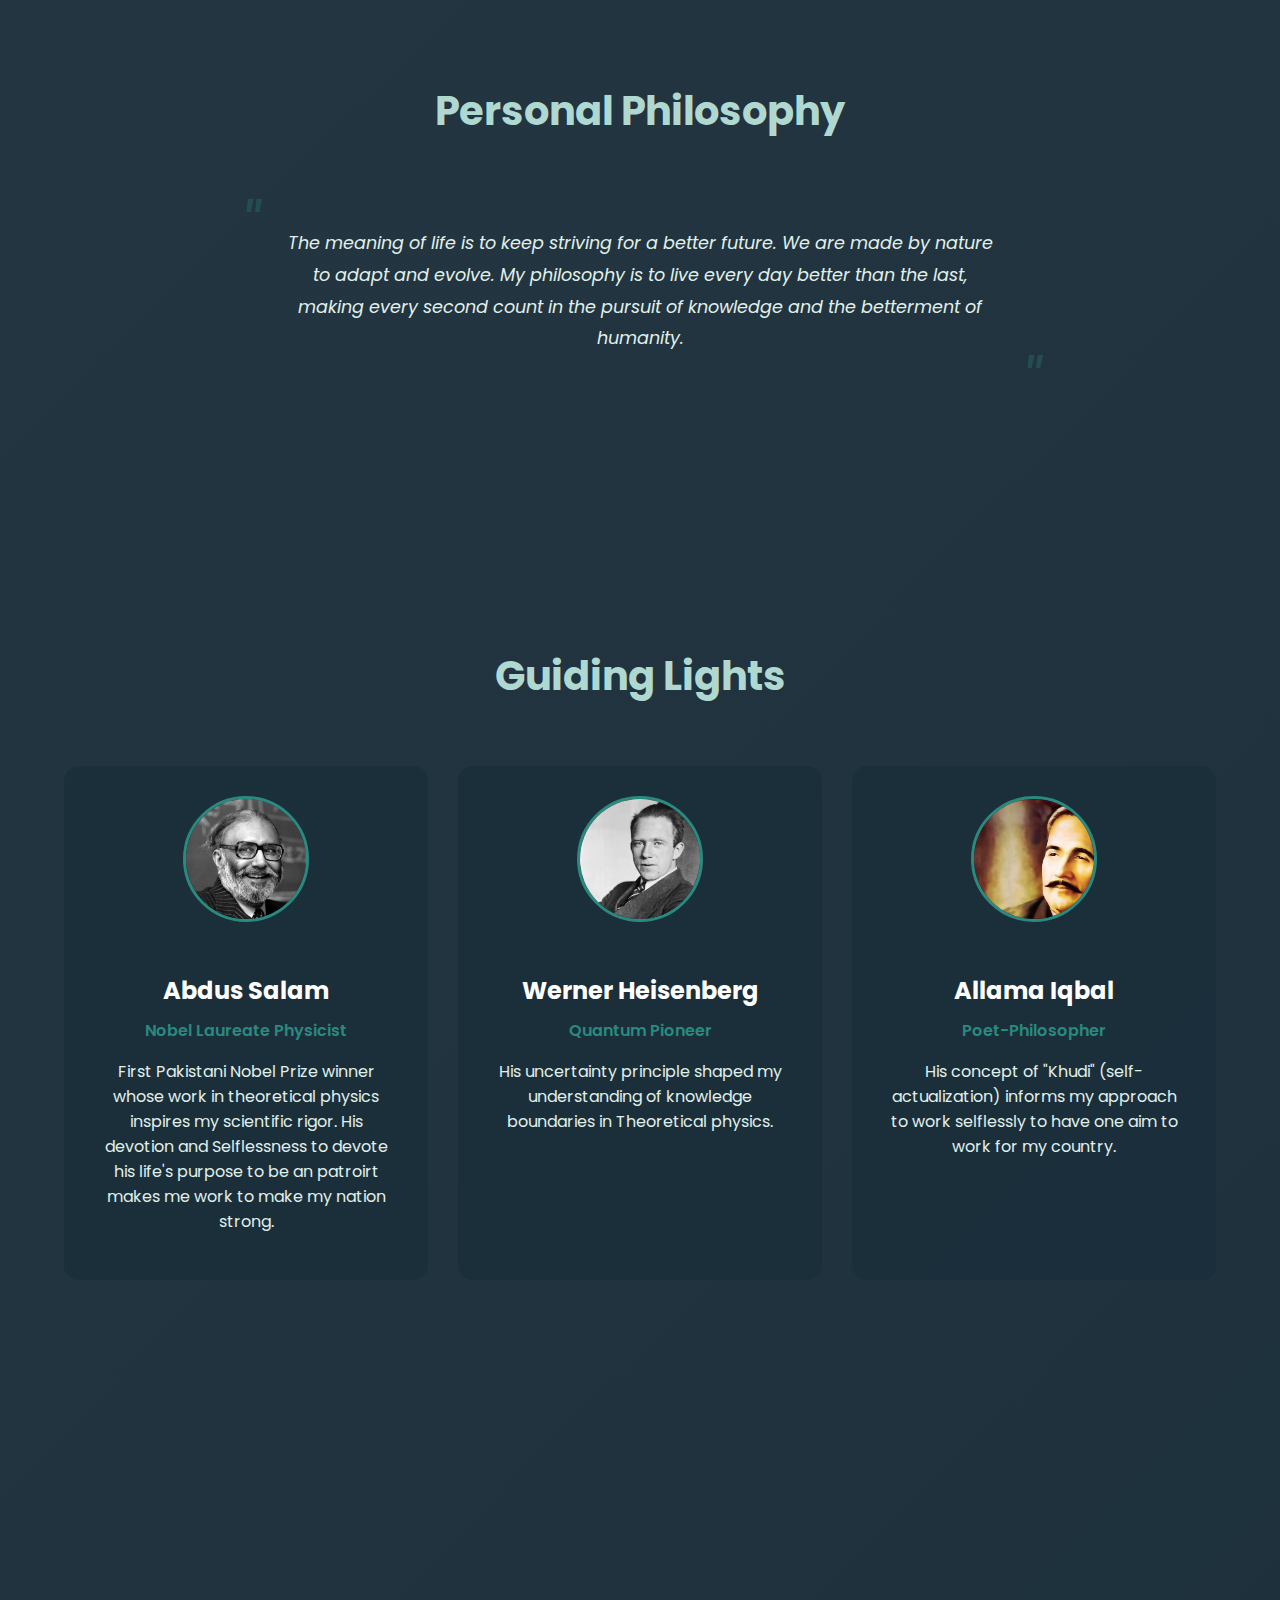
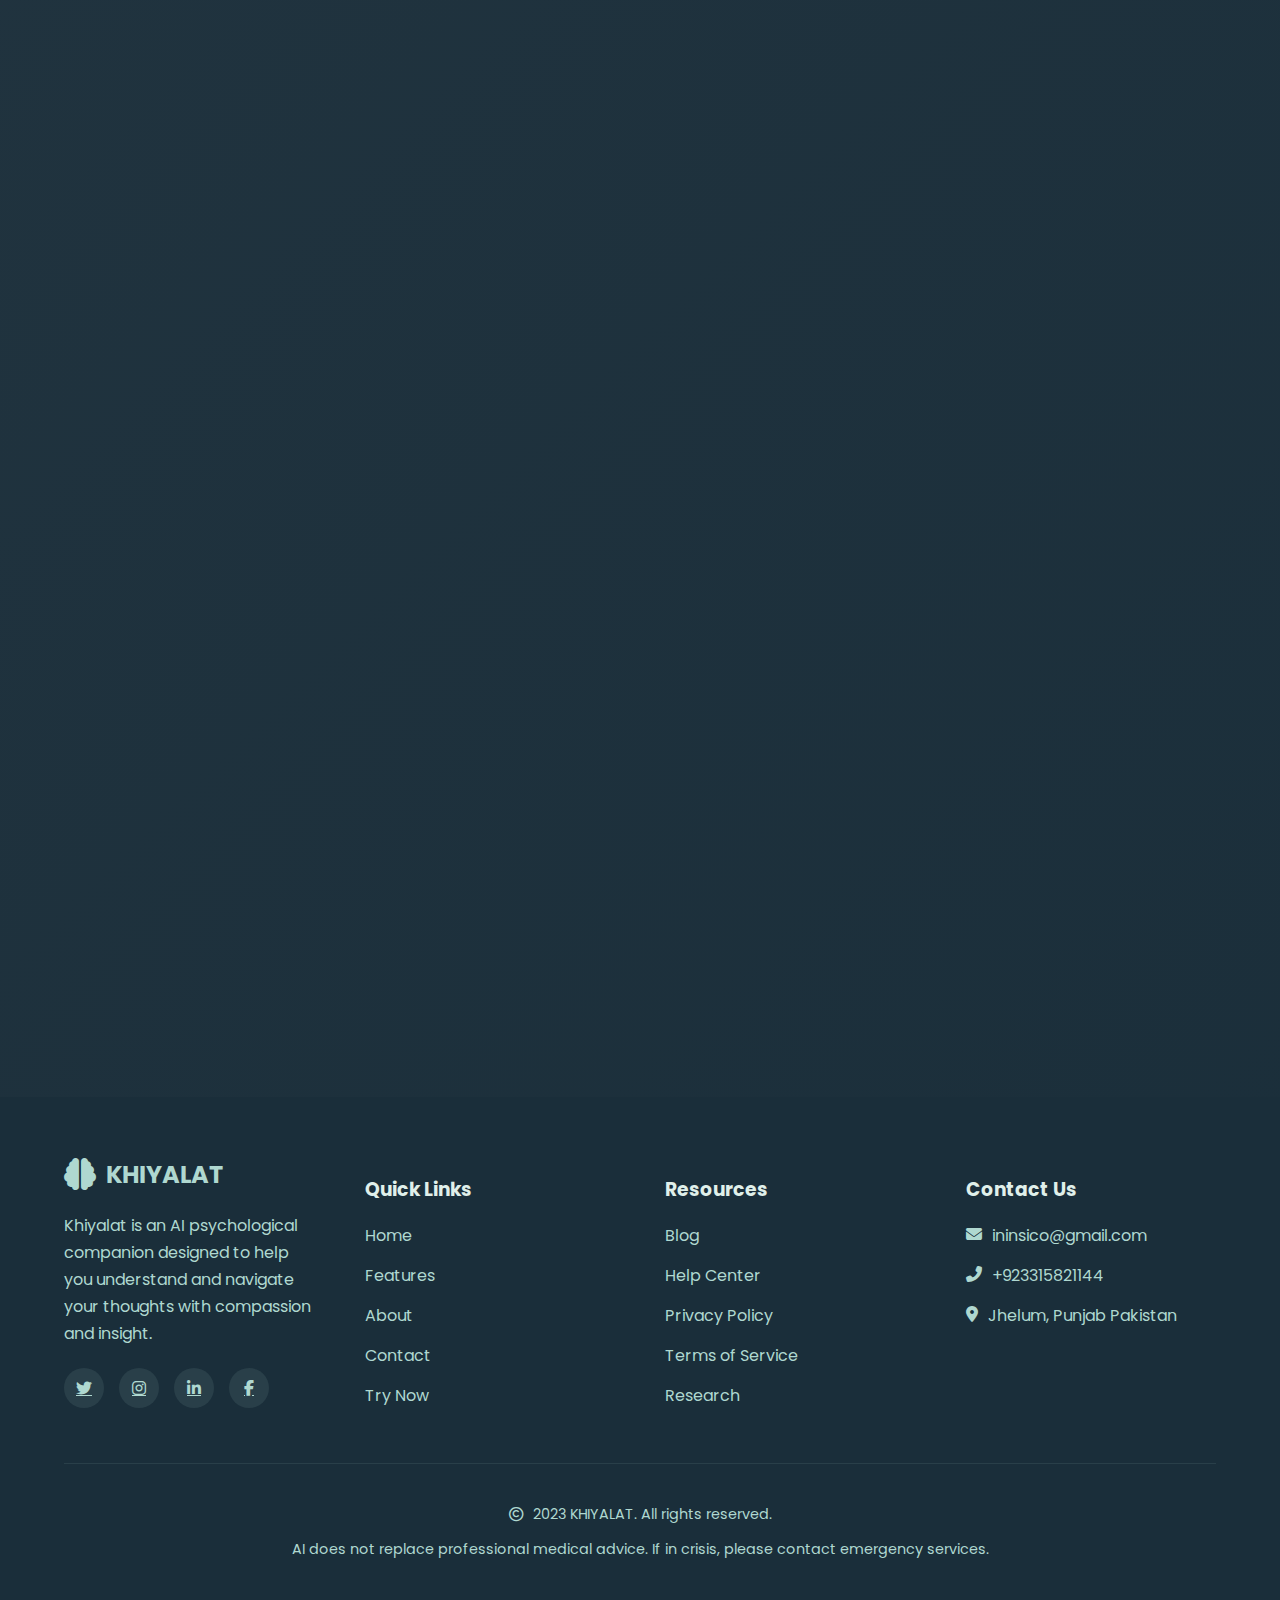
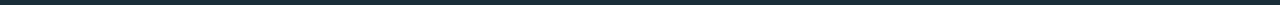
<file: Khiyalat/about.html>
<!DOCTYPE html>
<html lang="en">

<head>
    <meta charset="UTF-8">
    <meta name="viewport" content="width=device-width, initial-scale=1.0">
    <title>About | KHIYALAT - AI Companion</title>
    <link rel="stylesheet" href="https://cdnjs.cloudflare.com/ajax/libs/font-awesome/6.4.0/css/all.min.css">
    <link href="https://fonts.googleapis.com/css2?family=Poppins:wght@300;400;500;600;700&display=swap"
        rel="stylesheet">
    <style>
        :root {
            --therapy-dark: #1a2e3a;
            --therapy-medium: #2a3b46;
            --therapy-light: #3a4a55;
            --accent-teal: #2a8a7f;
            --accent-light: #afd8d0;
            --text-light: #e0f0ea;
            --nav-height: 80px;
        }

        /* Base Styles */
        body {
            font-family: 'Poppins', sans-serif;
            background: linear-gradient(135deg, var(--therapy-medium) 0%, var(--therapy-dark) 100%);
            color: var(--text-light);
            min-height: 100vh;
            margin: 0;
            overflow-x: hidden;
            display: flex;
            flex-direction: column;
        }

        /* Navigation */
        nav {
            position: fixed;
            top: 0;
            left: 0;
            width: 100%;
            height: var(--nav-height);
            background: rgba(26, 46, 58, 0.98);
            backdrop-filter: blur(10px);
            display: flex;
            justify-content: space-between;
            align-items: center;
            padding: 0 5%;
            z-index: 1000;
            box-shadow: 0 2px 20px rgba(0, 0, 0, 0.2);
            box-sizing: border-box;
        }

        .nav-logo {
            font-size: 1.8rem;
            font-weight: 700;
            color: var(--accent-light);
            text-decoration: none;
            display: flex;
            align-items: center;
            gap: 10px;
            white-space: nowrap;
        }

        .nav-logo i {
            font-size: 2rem;
        }

        .nav-links {
            display: flex;
            gap: 20px;
            align-items: center;
        }

        .nav-link {
            color: var(--text-light);
            text-decoration: none;
            font-weight: 500;
            font-size: 1rem;
            position: relative;
            transition: all 0.3s ease;
            white-space: nowrap;
        }

        .nav-link::after {
            content: '';
            position: absolute;
            bottom: -5px;
            left: 0;
            width: 0;
            height: 2px;
            background-color: var(--accent-teal);
            transition: width 0.3s ease;
        }

        .nav-link:hover {
            color: var(--accent-light);
        }

        .nav-link:hover::after {
            width: 100%;
        }

        .nav-link.active {
            color: var(--accent-light);
            font-weight: 600;
        }

        .nav-link.active::after {
            width: 100%;
        }

        .nav-cta {
            background-color: var(--accent-teal);
            color: white;
            padding: 10px 20px;
            border-radius: 50px;
            font-weight: 600;
            transition: all 0.3s ease;
            font-size: 0.95rem;
            white-space: nowrap;
        }

        .nav-cta:hover {
            background-color: #1d6a60;
            transform: translateY(-2px);
            box-shadow: 0 5px 15px rgba(42, 138, 127, 0.4);
        }

        /* About Hero Section */
        .about-hero {
            position: relative;
            padding: calc(var(--nav-height) + 80px) 5% 100px;
            text-align: center;
            background: radial-gradient(circle at 70% 30%, rgba(42, 138, 127, 0.1) 0%, transparent 50%);
        }

        .about-title {
            font-size: 3rem;
            font-weight: 800;
            margin-bottom: 20px;
            background: linear-gradient(to right, var(--accent-light), white);
            -webkit-background-clip: text;
            -webkit-text-fill-color: transparent;
            animation: fadeInUp 0.8s ease-out;
        }

        .about-subtitle {
            font-size: 1.3rem;
            color: var(--accent-light);
            max-width: 800px;
            margin: 0 auto 50px;
            line-height: 1.6;
            animation: fadeInUp 0.8s 0.2s ease-out forwards;
            opacity: 0;
        }

        /* Creator Profile */
        .creator-profile {
            display: flex;
            align-items: center;
            justify-content: center;
            gap: 50px;
            max-width: 1200px;
            margin: 0 auto;
            padding: 40px 5%;
            animation: fadeInUp 0.8s 0.4s ease-out forwards;
            opacity: 0;
        }

        .creator-image {
            width: 300px;
            height: 300px;
            border-radius: 50%;
            object-fit: cover;
            border: 5px solid var(--accent-teal);
            box-shadow: 0 20px 50px rgba(0, 0, 0, 0.3);
        }

        .creator-details {
            text-align: left;
            max-width: 600px;
        }

        .creator-name {
            font-size: 2.2rem;
            font-weight: 700;
            margin-bottom: 15px;
            color: white;
        }

        .creator-title {
            font-size: 1.2rem;
            color: var(--accent-teal);
            margin-bottom: 20px;
            display: flex;
            align-items: center;
            gap: 10px;
        }

        .creator-bio {
            line-height: 1.8;
            margin-bottom: 25px;
        }

        .education-item {
            margin-bottom: 20px;
            padding-left: 25px;
            border-left: 3px solid var(--accent-teal);
        }

        .education-title {
            font-weight: 600;
            margin-bottom: 5px;
            display: flex;
            align-items: center;
            gap: 10px;
        }

        /* Mission Section */
        .mission-section {
            background: rgba(26, 46, 58, 0.7);
            backdrop-filter: blur(12px);
            border-radius: 20px;
            padding: 60px;
            max-width: 1200px;
            margin: 50px auto;
            border: 1px solid rgba(175, 216, 208, 0.2);
            box-shadow: 0 20px 50px rgba(0, 0, 0, 0.3);
            animation: fadeInUp 0.8s 0.6s ease-out forwards;
            opacity: 0;
        }

        .mission-title {
            font-size: 2rem;
            font-weight: 700;
            margin-bottom: 30px;
            color: var(--accent-light);
            text-align: center;
        }

        .mission-content {
            display: grid;
            grid-template-columns: 1fr 1fr;
            gap: 40px;
        }

        .mission-card {
            background: rgba(42, 138, 127, 0.1);
            border-radius: 15px;
            padding: 30px;
            border-left: 4px solid var(--accent-teal);
        }

        .mission-card h3 {
            font-size: 1.5rem;
            margin-bottom: 15px;
            color: white;
            display: flex;
            align-items: center;
            gap: 15px;
        }

        /* Tech Stack */
        .tech-stack {
            max-width: 1200px;
            margin: 50px auto;
            text-align: center;
            animation: fadeInUp 0.8s 0.8s ease-out forwards;
            opacity: 0;
        }

        .tech-title {
            font-size: 2rem;
            font-weight: 700;
            margin-bottom: 30px;
            color: var(--accent-light);
        }

        .tech-grid {
            display: grid;
            grid-template-columns: repeat(auto-fit, minmax(150px, 1fr));
            gap: 20px;
        }

        .tech-item {
            background: rgba(26, 46, 58, 0.7);
            border-radius: 10px;
            padding: 20px;
            transition: all 0.3s ease;
        }

        .tech-item:hover {
            transform: translateY(-5px);
            background: rgba(42, 138, 127, 0.2);
        }

        .tech-icon {
            font-size: 2.5rem;
            margin-bottom: 10px;
            color: var(--accent-teal);
        }

        /* Footer */
        footer {
            background: var(--therapy-dark);
            padding: 60px 5% 30px;
            margin-top: auto;
        }

        .footer-container {
            max-width: 1200px;
            margin: 0 auto;
            display: grid;
            grid-template-columns: repeat(auto-fit, minmax(200px, 1fr));
            gap: 50px;
        }

        .footer-logo {
            display: flex;
            align-items: center;
            gap: 10px;
            font-size: 1.5rem;
            font-weight: 700;
            color: var(--accent-light);
            margin-bottom: 20px;
        }

        .footer-logo i {
            font-size: 2rem;
        }

        .footer-about {
            color: var(--accent-light);
            line-height: 1.7;
            margin-bottom: 20px;
        }

        .footer-social {
            display: flex;
            gap: 15px;
        }

        .social-icon {
            width: 40px;
            height: 40px;
            border-radius: 50%;
            background-color: rgba(175, 216, 208, 0.1);
            display: flex;
            align-items: center;
            justify-content: center;
            color: var(--accent-light);
            transition: all 0.3s ease;
        }

        .social-icon:hover {
            background-color: var(--accent-teal);
            color: white;
            transform: translateY(-3px);
        }

        .footer-links h3 {
            font-size: 1.3rem;
            font-weight: 600;
            margin-bottom: 20px;
            color: white;
        }

        .footer-link {
            display: block;
            color: var(--accent-light);
            margin-bottom: 15px;
            text-decoration: none;
            transition: all 0.3s ease;
        }

        .footer-link:hover {
            color: white;
            transform: translateX(5px);
        }

        .footer-contact h3 {
            font-size: 1.3rem;
            font-weight: 600;
            margin-bottom: 20px;
            color: white;
        }

        .contact-info {
            color: var(--accent-light);
            margin-bottom: 15px;
            display: flex;
            align-items: flex-start;
            gap: 10px;
        }

        .contact-info i {
            margin-top: 3px;
        }

        .footer-bottom {
            text-align: center;
            padding-top: 40px;
            margin-top: 40px;
            border-top: 1px solid rgba(175, 216, 208, 0.1);
            color: var(--accent-light);
            font-size: 0.9rem;
        }

        .copyright {
            display: flex;
            justify-content: center;
            align-items: center;
            gap: 10px;
            margin-bottom: 10px;
        }

        /* Animations */
        @keyframes fadeInUp {
            from {
                opacity: 0;
                transform: translateY(30px);
            }

            to {
                opacity: 1;
                transform: translateY(0);
            }
        }

        /* Responsive */
        @media (max-width: 992px) {
            .creator-profile {
                flex-direction: column;
                text-align: center;
            }

            .creator-details {
                text-align: center;
            }

            .mission-content {
                grid-template-columns: 1fr;
            }
        }

        @media (max-width: 768px) {
            .about-title {
                font-size: 2.5rem;
            }

            .creator-image {
                width: 250px;
                height: 250px;
            }

            .mission-section {
                padding: 40px;
            }
        }

        @media (max-width: 480px) {
            .about-title {
                font-size: 2rem;
            }

            .about-subtitle {
                font-size: 1.1rem;
            }

            .creator-image {
                width: 200px;
                height: 200px;
            }

            .nav-logo span {
                display: none;
            }
        }

        /* Constellation Timeline */
        .timeline-section {
            position: relative;
            max-width: 1200px;
            margin: 80px auto;
            padding: 0 5%;
        }

        .timeline-title {
            font-size: 2.5rem;
            text-align: center;
            margin-bottom: 60px;
            color: var(--accent-light);
            position: relative;
        }

        .timeline-title::after {
            content: '';
            position: absolute;
            bottom: -15px;
            left: 50%;
            transform: translateX(-50%);
            width: 100px;
            height: 3px;
            background: var(--accent-teal);
        }

        .constellation {
            position: relative;
            height: 800px;
            background-image: url('data:image/svg+xml;utf8,<svg xmlns="http://www.w3.org/2000/svg" width="100%" height="100%"><circle cx="10%" cy="15%" r="2" fill="white"/><circle cx="25%" cy="30%" r="2" fill="white"/><circle cx="40%" cy="20%" r="2" fill="white"/><circle cx="55%" cy="35%" r="2" fill="white"/><circle cx="70%" cy="25%" r="2" fill="white"/><circle cx="85%" cy="40%" r="2" fill="white"/><circle cx="30%" cy="50%" r="2" fill="white"/><circle cx="45%" cy="65%" r="2" fill="white"/><circle cx="60%" cy="55%" r="2" fill="white"/><circle cx="75%" cy="70%" r="2" fill="white"/><circle cx="20%" cy="75%" r="2" fill="white"/><circle cx="35%" cy="85%" r="2" fill="white"/><circle cx="50%" cy="80%" r="2" fill="white"/></svg>');
            background-size: cover;
        }

        .timeline-path {
            position: absolute;
            top: 0;
            left: 50%;
            width: 4px;
            height: 100%;
            background: linear-gradient(to bottom, var(--accent-teal), transparent);
            transform: translateX(-50%);
        }

        .timeline-item {
            position: absolute;
            width: 300px;
            padding: 20px;
            background: rgba(26, 46, 58, 0.9);
            border-radius: 15px;
            border: 1px solid var(--accent-teal);
            box-shadow: 0 10px 30px rgba(0, 0, 0, 0.3);
            opacity: 0;
            transition: all 0.5s ease;
        }

        .timeline-item::before {
            content: '';
            position: absolute;
            width: 20px;
            height: 20px;
            background: var(--accent-teal);
            border-radius: 50%;
            top: 50%;
            transform: translateY(-50%);
        }

        .timeline-item.left {
            left: 10%;
            transform: translateX(-100px);
        }

        .timeline-item.right {
            right: 10%;
            transform: translateX(100px);
        }

        .timeline-item.left::before {
            right: -30px;
        }

        .timeline-item.right::before {
            left: -30px;
        }

        .timeline-item.active {
            opacity: 1;
            transform: translateX(0);
        }

        .timeline-date {
            font-size: 0.9rem;
            color: var(--accent-teal);
            margin-bottom: 10px;
            font-weight: 600;
        }

        .timeline-content {
            line-height: 1.6;
        }

        /* Future Goals Section */
        .future-section {
            background: linear-gradient(135deg, rgba(42, 138, 127, 0.1) 0%, transparent 100%);
            padding: 80px 5%;
            margin: 100px 0;
            border-top: 1px solid rgba(175, 216, 208, 0.2);
            border-bottom: 1px solid rgba(175, 216, 208, 0.2);
        }

        .future-title {
            font-size: 2.5rem;
            text-align: center;
            margin-bottom: 60px;
            color: var(--accent-light);
        }

        .future-grid {
            display: grid;
            grid-template-columns: repeat(auto-fit, minmax(300px, 1fr));
            gap: 30px;
            max-width: 1200px;
            margin: 0 auto;
        }

        .future-card {
            background: rgba(26, 46, 58, 0.7);
            border-radius: 15px;
            padding: 30px;
            border-left: 4px solid var(--accent-teal);
            transition: all 0.3s ease;
        }

        .future-card:hover {
            transform: translateY(-10px);
            box-shadow: 0 15px 40px rgba(0, 0, 0, 0.4);
        }

        .future-card h3 {
            font-size: 1.5rem;
            margin-bottom: 15px;
            color: white;
            display: flex;
            align-items: center;
            gap: 15px;
        }

        /* Philosophy Section */
        .philosophy-section {
            max-width: 800px;
            margin: 100px auto;
            padding: 0 5%;
            text-align: center;
        }

        .philosophy-title {
            font-size: 2.5rem;
            margin-bottom: 30px;
            color: var(--accent-light);
        }

        .philosophy-content {
            font-size: 1.1rem;
            line-height: 1.8;
            font-style: italic;
            position: relative;
            padding: 40px;
        }

        .philosophy-content::before,
        .philosophy-content::after {
            content: '"';
            font-size: 4rem;
            color: var(--accent-teal);
            opacity: 0.3;
            position: absolute;
        }

        .philosophy-content::before {
            top: 0;
            left: 0;
        }

        .philosophy-content::after {
            bottom: -30px;
            right: 0;
        }

        /* Inspirations Section */
        .inspirations-section {
            max-width: 1200px;
            margin: 100px auto;
            padding: 0 5%;
        }

        .inspirations-title {
            font-size: 2.5rem;
            text-align: center;
            margin-bottom: 60px;
            color: var(--accent-light);
        }

        .inspirations-grid {
            display: grid;
            grid-template-columns: repeat(auto-fit, minmax(250px, 1fr));
            gap: 30px;
        }

        .inspiration-card {
            background: rgba(26, 46, 58, 0.7);
            border-radius: 15px;
            padding: 30px;
            text-align: center;
            transition: all 0.3s ease;
        }

        .inspiration-card:hover {
            transform: translateY(-10px);
            box-shadow: 0 15px 40px rgba(0, 0, 0, 0.4);
        }

        .inspiration-image {
            width: 120px;
            height: 120px;
            border-radius: 50%;
            object-fit: cover;
            border: 3px solid var(--accent-teal);
            margin: 0 auto 20px;
        }

        .inspiration-name {
            font-size: 1.5rem;
            margin-bottom: 10px;
            color: white;
        }

        .inspiration-title {
            color: var(--accent-teal);
            margin-bottom: 15px;
            font-weight: 600;
        }

        /* Responsive Adjustments */
        @media (max-width: 768px) {
            .timeline-item {
                width: 250px;
            }

            .timeline-item.left {
                left: 5%;
            }

            .timeline-item.right {
                right: 5%;
            }

            .future-title,
            .philosophy-title,
            .inspirations-title {
                font-size: 2rem;
            }
        }

        @media (max-width: 480px) {
            .timeline-item {
                width: 200px;
                padding: 15px;
            }

            .constellation {
                height: 1000px;
            }
        }
    </style>
</head>

<body>
    <!-- Navigation -->
    <nav>
        <a href="index.html" class="nav-logo">
            <i class="fas fa-brain"></i>
            <span>KHIYALAT</span>
        </a>
        <div class="nav-links">
            <a href="index.html" class="nav-link">Home</a>
            <a href="features.html" class="nav-link">Features</a>
            <a href="about.html" class="nav-link active">About</a>
            <a href="contact.html" class="nav-link">Contact</a>
            <a href="try-now.html" class="nav-link nav-cta">Try Now</a>
        </div>
    </nav>

    <!-- About Hero -->
    <section class="about-hero">
        <h1 class="about-title">The Mind Behind KHIYALAT</h1>
        <p class="about-subtitle">Where artificial intelligence meets human compassion to revolutionize and create an
            Impact.
        </p>
    </section>

    <!-- Creator Profile -->
    <div class="creator-profile">
        <img src="arslan.jpeg" alt="Arslan Rathore" class="creator-image">
        <div class="creator-details">
            <h2 class="creator-name">Arslan Rathore</h2>
            <div class="creator-title">
                <i class="fas fa-user-graduate"></i>
                Computer Science Student at COMSATS University Abbottabad
            </div>
            <p class="creator-bio">
                Passionate AI developer with a vision to create intelligent systems that adapt to human needs.
                My journey in technology began with a fascination for how machines can understand and respond
                to human emotions, leading to the creation of KHIYALAT.
            </p>

            <div class="education-item">
                <h3 class="education-title">
                    <i class="fas fa-university"></i>
                    COMSATS University Abbottabad
                </h3>
                <p>Bachelor of Science in Computer Science (Current)</p>
                <p>Specializing in Artificial Intelligence and Machine Learning</p>
            </div>

            <div class="education-item">
                <h3 class="education-title">
                    <i class="fas fa-graduation-cap"></i>
                    Government College University
                </h3>
                <p>F.Sc. (Pre-Medicine) - Graduated with Honors</p>
                <p>Developed foundational skills in Quant analysis and logical thinking</p>
            </div>
        </div>
    </div>

    <!-- Constellation Timeline -->
    <section class="timeline-section">
        <h2 class="timeline-title">Development Journey</h2>
        <div class="constellation">
            <div class="timeline-path"></div>

            <div class="timeline-item left" style="top: 10%;">
                <div class="timeline-date">2020 - Inspiration</div>
                <div class="timeline-content">
                    First conceptualized KHIYALAT during F.Sc. studies, fascinated by the intersection of psychology and
                    technology.
                </div>
            </div>

            <div class="timeline-item right" style="top: 25%;">
                <div class="timeline-date">2022 - Foundation</div>
                <div class="timeline-content">
                    Began studying machine learning fundamentals and cognitive psychology to build theoretical
                    foundation.
                </div>
            </div>

            <div class="timeline-item left" style="top: 40%;">
                <div class="timeline-date">2023 - First Prototype</div>
                <div class="timeline-content">
                    Developed initial Python-based chatbot with basic NLP capabilities during university coursework.
                </div>
            </div>

            <div class="timeline-item right" style="top: 55%;">
                <div class="timeline-date">Mid 2024 - Research Phase</div>
                <div class="timeline-content">
                    Conducted extensive research on mental health applications of AI, studying existing therapeutic
                    frameworks.
                </div>
            </div>

            <div class="timeline-item left" style="top: 70%;">
                <div class="timeline-date">Early 2025 - KHIYALAT 1.0</div>
                <div class="timeline-content">
                    Launched first functional version with mood tracking and basic cognitive behavioral
                    exercises.
                </div>
            </div>

            <div class="timeline-item right" style="top: 85%;">
                <div class="timeline-date">Mid 2025 - Expansion</div>
                <div class="timeline-content">
                    Integrated advanced features like voice recognition and personalized learning algorithms.
                </div>
            </div>
        </div>
    </section>

    <!-- Future Goals Section -->
    <section class="future-section">
        <h2 class="future-title">Future Horizons</h2>
        <div class="future-grid">
            <div class="future-card">
                <h3><i class="fas fa-chart-line"></i> Quantitative Revolution</h3>
                <p>Developing AI systems that can extract and synthesize knowledge across diverse fields including
                    medicine, finance, and materials science, creating interdisciplinary breakthroughs to break into
                    Private Equity starting personal hedge fund</p>
            </div>
            <div class="future-card">
                <h3><i class="fas fa-atom"></i> Clean Energy Vision</h3>
                <p>Pioneer advanced research in thermonuclear power plant design for Pakistan, focusing on sustainable
                    and scalable clean energy solutions to address energy crises.</p>
            </div>
            <div class="future-card">
                <h3><i class="fas fa-robot"></i> AGI Development</h3>
                <p>Push toward Artificial General Intelligence that can adapt to multiple domains while maintaining
                    ethical boundaries and human-centric values.</p>
            </div>
        </div>
    </section>

    <!-- Philosophy Section -->
    <section class="philosophy-section">
        <h2 class="philosophy-title">Personal Philosophy</h2>
        <div class="philosophy-content">
            <p>The meaning of life is to keep striving for a better future. We are made by nature to adapt and evolve.
                My philosophy is to live every day better than the last, making every second count in the pursuit of
                knowledge and the betterment of humanity.</p>
        </div>
    </section>

    <!-- Inspirations Section -->
    <section class="inspirations-section">
        <h2 class="inspirations-title">Guiding Lights</h2>
        <div class="inspirations-grid">
            <div class="inspiration-card">
                <img src="abdussalam.webp" alt="Abdus Salam" class="inspiration-image">
                <h3 class="inspiration-name">Abdus Salam</h3>
                <div class="inspiration-title">Nobel Laureate Physicist</div>
                <p>First Pakistani Nobel Prize winner whose work in theoretical physics inspires my scientific rigor.
                    His devotion and Selflessness to devote his life's purpose to be an patroirt makes me work to make
                    my nation strong.
                </p>
            </div>
            <div class="inspiration-card">
                <img src="hesienberg.jpeg" alt="Werner Heisenberg" class="inspiration-image">
                <h3 class="inspiration-name">Werner Heisenberg</h3>
                <div class="inspiration-title">Quantum Pioneer</div>
                <p>His uncertainty principle shaped my understanding of knowledge boundaries in Theoretical physics.</p>
            </div>
            <div class="inspiration-card">
                <img src="allamaiqbal.jpeg" alt="Allama Iqbal" class="inspiration-image">
                <h3 class="inspiration-name">Allama Iqbal</h3>
                <div class="inspiration-title">Poet-Philosopher</div>
                <p>His concept of "Khudi" (self-actualization) informs my approach to work selflessly to have one aim to
                    work for my country. </p>
            </div>
        </div>
    </section>

    <!-- Mission Section -->
    <section class="mission-section">
        <h2 class="mission-title">Our Mission & Vision</h2>
        <div class="mission-content">
            <div class="mission-card">
                <h3><i class="fas fa-bullseye"></i> The Mission</h3>
                <p>To develop an AI companion that doesn't just perform tasks, but understands context, adapts to
                    individual needs, and grows with its users. KHIYALAT aims to bridge the gap between technology and
                    human emotion, creating tools that enhance mental wellness through intelligent interaction.</p>
            </div>
            <div class="mission-card">
                <h3><i class="fas fa-eye"></i> The Vision</h3>
                <p>To pioneer a new generation of AI that serves as a true companion - capable of handling diverse
                    functions from mental health support to productivity assistance, while maintaining the human touch
                    that makes technology relatable and trustworthy.</p>
            </div>
        </div>
    </section>

    <!-- Tech Stack -->
    <div class="tech-stack">
        <h2 class="tech-title">Technologies Powering KHIYALAT</h2>
        <div class="tech-grid">
            <div class="tech-item">
                <div class="tech-icon"><i class="fab fa-python"></i></div>
                <h3>Python</h3>
                <p>Core AI algorithms</p>
            </div>
            <div class="tech-item">
                <div class="tech-icon"><i class="fas fa-brain"></i></div>
                <h3>TensorFlow</h3>
                <p>Machine learning</p>
            </div>
            <div class="tech-item">
                <div class="tech-icon"><i class="fab fa-js"></i></div>
                <h3>Node.js</h3>
                <p>Backend services</p>
            </div>
            <div class="tech-item">
                <div class="tech-icon"><i class="fas fa-database"></i></div>
                <h3>MongoDB</h3>
                <p>Data storage</p>
            </div>
            <div class="tech-item">
                <div class="tech-icon"><i class="fab fa-react"></i></div>
                <h3>React</h3>
                <p>Frontend framework</p>
            </div>
            <div class="tech-item">
                <div class="tech-icon"><i class="fas fa-robot"></i></div>
                <h3>NLP</h3>
                <p>Natural language processing</p>
            </div>
        </div>
    </div>

    <!-- Footer -->
    <footer>
        <div class="footer-container">
            <div class="footer-about-col">
                <div class="footer-logo">
                    <i class="fas fa-brain"></i>
                    <span>KHIYALAT</span>
                </div>
                <p class="footer-about">
                    Khiyalat is an AI psychological companion designed to help you understand and navigate your thoughts
                    with compassion and insight.
                </p>
                <div class="footer-social">
                    <a href="#" class="social-icon"><i class="fab fa-twitter"></i></a>
                    <a href="#" class="social-icon"><i class="fab fa-instagram"></i></a>
                    <a href="#" class="social-icon"><i class="fab fa-linkedin-in"></i></a>
                    <a href="#" class="social-icon"><i class="fab fa-facebook-f"></i></a>
                </div>
            </div>
            <div class="footer-links-col">
                <h3>Quick Links</h3>
                <a href="index.html" class="footer-link">Home</a>
                <a href="features.html" class="footer-link">Features</a>
                <a href="about.html" class="footer-link">About</a>
                <a href="contact.html" class="footer-link">Contact</a>
                <a href="try-now.html" class="footer-link">Try Now</a>
            </div>
            <div class="footer-links-col">
                <h3>Resources</h3>
                <a href="blog.html" class="footer-link">Blog</a>
                <a href="contact.html" class="footer-link">Help Center</a>
                <a href="#" class="footer-link">Privacy Policy</a>
                <a href="#" class="footer-link">Terms of Service</a>
                <a href="#" class="footer-link">Research</a>
            </div>
            <div class="footer-contact-col">
                <h3>Contact Us</h3>
                <div class="contact-info">
                    <i class="fas fa-envelope"></i>
                    <span>ininsico@gmail.com</span>
                </div>
                <div class="contact-info">
                    <i class="fas fa-phone-alt"></i>
                    <span>+923315821144</span>
                </div>
                <div class="contact-info">
                    <i class="fas fa-map-marker-alt"></i>
                    <span>Jhelum, Punjab Pakistan</span>
                </div>
            </div>
        </div>
        <div class="footer-bottom">
            <div class="copyright">
                <i class="far fa-copyright"></i>
                <span>2023 KHIYALAT. All rights reserved.</span>
            </div>
            <p>AI does not replace professional medical advice. If in crisis, please contact emergency services.</p>
        </div>
    </footer>

    <script>
        // Constellation Timeline Animation
        document.addEventListener('DOMContentLoaded', function () {
            // Animate timeline items on scroll
            const timelineItems = document.querySelectorAll('.timeline-item');
            const constellation = document.querySelector('.constellation');

            function checkTimeline() {
                const triggerBottom = window.innerHeight * 0.8;

                timelineItems.forEach(item => {
                    const itemTop = item.getBoundingClientRect().top;

                    if (itemTop < triggerBottom) {
                        item.classList.add('active');
                    }
                });
            }

            // Initial check
            checkTimeline();

            // Scroll event listener
            window.addEventListener('scroll', checkTimeline);

            // Add twinkling stars effect
            setInterval(() => {
                const stars = constellation.querySelectorAll('circle');
                stars.forEach(star => {
                    if (Math.random() > 0.7) {
                        star.style.opacity = Math.random();
                    }
                });
            }, 1000);

            // Animate other sections
            const animateOnScroll = function () {
                const elements = document.querySelectorAll('.creator-profile, .mission-section, .tech-stack, .future-section, .philosophy-section, .inspirations-section');
                elements.forEach(element => {
                    const elementPosition = element.getBoundingClientRect().top;
                    const windowHeight = window.innerHeight;

                    if (elementPosition < windowHeight - 100) {
                        element.style.opacity = '1';
                        element.style.transform = 'translateY(0)';
                    }
                });
            };

            window.addEventListener('scroll', animateOnScroll);
            animateOnScroll(); // Trigger once on load
        });
    </script>
</body>

</html>
</file>
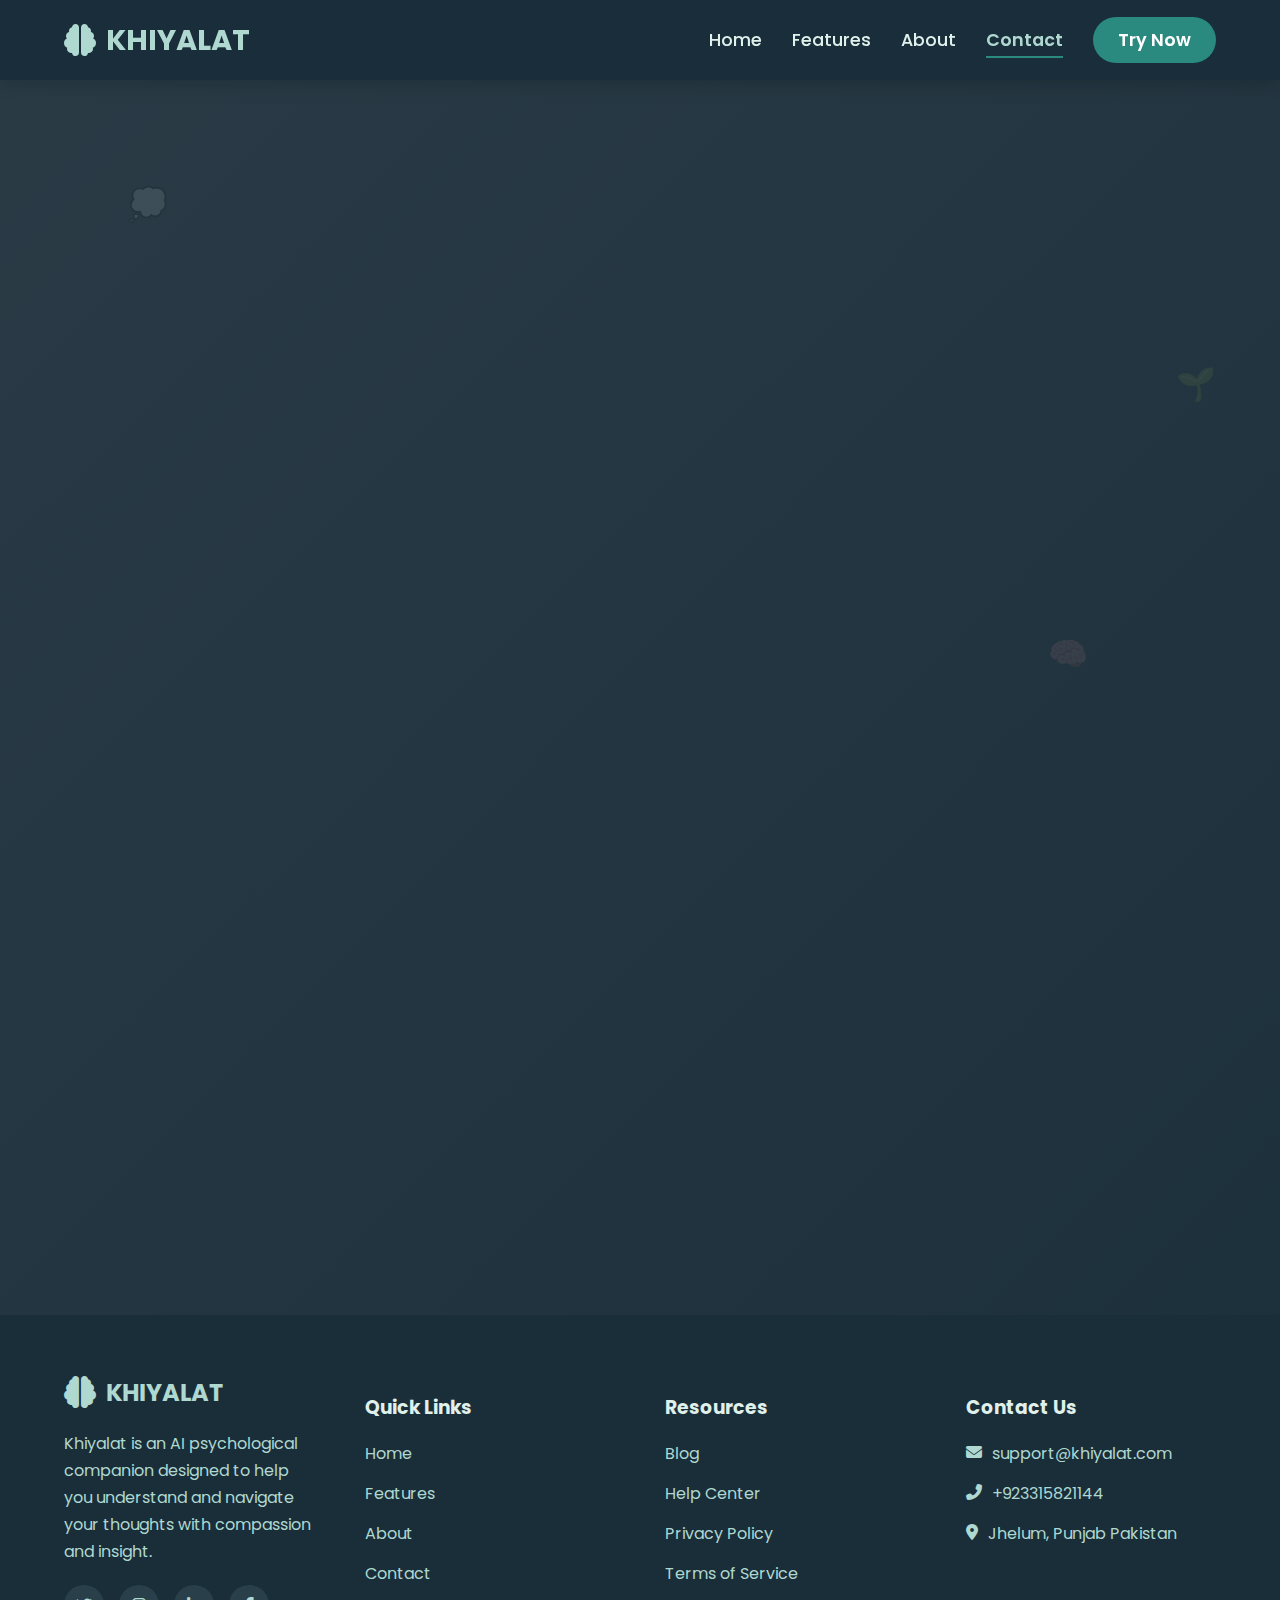
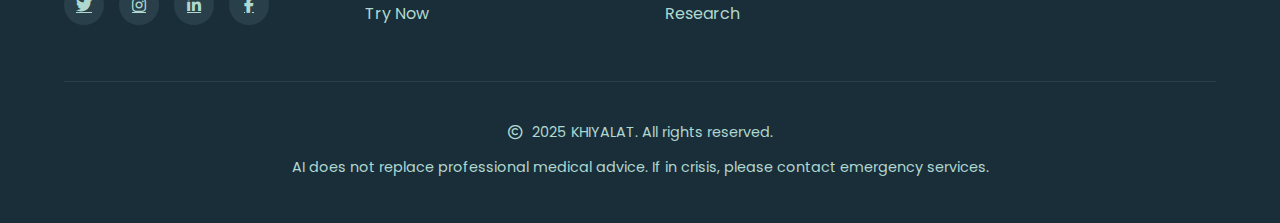
<file: Khiyalat/contact.html>
<!DOCTYPE html>
<html lang="en">

<head>
    <meta charset="UTF-8">
    <meta name="viewport" content="width=device-width, initial-scale=1.0">
    <title>Contact | KHIYALAT - AI Companion</title>
    <link rel="stylesheet" href="https://cdnjs.cloudflare.com/ajax/libs/font-awesome/6.4.0/css/all.min.css">
    <link href="https://fonts.googleapis.com/css2?family=Poppins:wght@300;400;500;600;700&display=swap"
        rel="stylesheet">
    <style>
        :root {
            --therapy-dark: #1a2e3a;
            --therapy-medium: #2a3b46;
            --therapy-light: #3a4a55;
            --accent-teal: #2a8a7f;
            --accent-light: #afd8d0;
            --text-light: #e0f0ea;
            --nav-height: 80px;
        }

        /* Base Styles */
        body {
            font-family: 'Poppins', sans-serif;
            background: linear-gradient(135deg, var(--therapy-medium) 0%, var(--therapy-dark) 100%);
            color: var(--text-light);
            min-height: 100vh;
            margin: 0;
            overflow-x: hidden;
            display: flex;
            flex-direction: column;
        }

        /* ==================== */
        /* NAVIGATION FIXES START */
        /* ==================== */
        nav {
            position: fixed;
            top: 0;
            left: 0;
            width: 100%;
            height: var(--nav-height);
            background: rgba(26, 46, 58, 0.98);
            backdrop-filter: blur(10px);
            display: flex;
            justify-content: space-between;
            align-items: center;
            padding: 0 5%;
            z-index: 1000;
            box-shadow: 0 2px 20px rgba(0, 0, 0, 0.2);
            box-sizing: border-box; /* Added */
        }

        .nav-links {
            display: flex;
            gap: 20px; /* Reduced from 30px */
            align-items: center;
            flex-wrap: wrap; /* Added */
            justify-content: flex-end; /* Added */
        }

        .nav-link {
            color: var(--text-light);
            text-decoration: none;
            font-weight: 500;
            font-size: 1rem; /* Reduced from 1.1rem */
            position: relative;
            transition: all 0.3s ease;
            white-space: nowrap; /* Added */
        }

        .nav-cta {
            background-color: var(--accent-teal);
            color: white;
            padding: 10px 20px; /* Reduced from 25px */
            border-radius: 50px;
            font-weight: 600;
            transition: all 0.3s ease;
            white-space: nowrap; /* Added */
            font-size: 0.95rem; /* Added */
        }

        @media (max-width: 768px) {
            .nav-links {
                gap: 15px; /* Adjusted for mobile */
            }
            .nav-link {
                font-size: 0.9rem; /* Smaller text on mobile */
            }
            .nav-cta {
                padding: 8px 15px; /* Smaller button on mobile */
                font-size: 0.9rem;
            }
        }

        @media (max-width: 480px) {
            .nav-links {
                gap: 10px; /* Tighter spacing on small mobile */
            }
            .nav-logo span {
                display: none; /* Hide text on very small screens */
            }
        }
        /* ==================== */
        /* NAVIGATION FIXES END */
        /* ==================== */


        .nav-logo {
            font-size: 1.8rem;
            font-weight: 700;
            color: var(--accent-light);
            text-decoration: none;
            display: flex;
            align-items: center;
            gap: 10px;
        }

        .nav-logo i {
            font-size: 2rem;
        }

        .nav-links {
            display: flex;
            gap: 30px;
        }

        .nav-link {
            color: var(--text-light);
            text-decoration: none;
            font-weight: 500;
            font-size: 1.1rem;
            position: relative;
            transition: all 0.3s ease;
        }

        .try-button {
            white-space: nowrap;
            padding: 8px 12px;
            font-size: 14px;
        }

        @media (max-width: 768px) {
            .try-button {
                display: none;
                /* or reposition it */
            }
        }

        .nav-link::after {
            content: '';
            position: absolute;
            bottom: -5px;
            left: 0;
            width: 0;
            height: 2px;
            background-color: var(--accent-teal);
            transition: width 0.3s ease;
        }

        .nav-link:hover {
            color: var(--accent-light);
        }

        .nav-link:hover::after {
            width: 100%;
        }

        .nav-link.active {
            color: var(--accent-light);
            font-weight: 600;
        }

        .nav-link.active::after {
            width: 100%;
        }

        .nav-cta {
            background-color: var(--accent-teal);
            color: white;
            padding: 10px 25px;
            border-radius: 50px;
            font-weight: 600;
            transition: all 0.3s ease;
        }

        .nav-cta:hover {
            background-color: #1d6a60;
            transform: translateY(-2px);
            box-shadow: 0 5px 15px rgba(42, 138, 127, 0.4);
        }

        /* Animated Background Elements */
        .floating-thoughts {
            position: fixed;
            top: 0;
            left: 0;
            width: 100%;
            height: 100%;
            pointer-events: none;
            z-index: 0;
        }

        .thought-bubble {
            position: absolute;
            opacity: 0.1;
            font-size: 2rem;
            animation: float 15s ease-in-out infinite;
        }

        .thought-1 {
            top: 20%;
            left: 10%;
            animation-delay: 0s;
        }

        .thought-2 {
            top: 70%;
            right: 15%;
            animation-delay: 3s;
            animation-duration: 18s;
        }

        .thought-3 {
            top: 40%;
            right: 5%;
            animation-delay: 6s;
            animation-duration: 12s;
        }

        /* Contact Section */
        .contact-section {
            position: relative;
            padding: calc(var(--nav-height) + 40px) 5% 80px;
            max-width: 1400px;
            margin: 0 auto;
            z-index: 1;
            flex: 1;
        }

        .contact-container {
            display: grid;
            grid-template-columns: 1fr 1.5fr;
            gap: 40px;
            background: rgba(26, 46, 58, 0.7);
            backdrop-filter: blur(12px);
            border-radius: 20px;
            border: 1px solid rgba(175, 216, 208, 0.2);
            box-shadow: 0 20px 50px rgba(0, 0, 0, 0.3);
            overflow: hidden;
            transform: translateY(30px);
            opacity: 0;
            animation: fadeInUp 0.8s cubic-bezier(0.22, 0.61, 0.36, 1) forwards;
        }

        /* Contact Info Panel */
        .contact-info-panel {
            padding: 60px 40px;
            background: linear-gradient(135deg, rgba(42, 138, 127, 0.15) 0%, transparent 100%);
            position: relative;
        }

        .contact-info-panel::before {
            content: '';
            position: absolute;
            top: 0;
            right: 0;
            width: 100%;
            height: 100%;
            background: radial-gradient(circle at 70% 30%, rgba(42, 138, 127, 0.1) 0%, transparent 50%);
        }

        header {
            width: 100%;
            padding: 0 20px;
            box-sizing: border-box;
        }

        .contact-header {
            margin-bottom: 40px;
            transform: translateX(-20px);
            opacity: 0;
            animation: fadeInRight 0.6s 0.3s ease-out forwards;
        }

        .contact-title {
            font-size: 2.5rem;
            font-weight: 700;
            margin-bottom: 15px;
            background: linear-gradient(to right, var(--accent-light), white);
            -webkit-background-clip: text;
            -webkit-text-fill-color: transparent;
        }

        .contact-subtitle {
            font-size: 1.1rem;
            color: var(--accent-light);
            line-height: 1.6;
        }

        /* Contact Methods */
        .contact-methods {
            display: grid;
            gap: 30px;
        }

        .contact-method {
            display: flex;
            gap: 20px;
            align-items: flex-start;
            transform: translateX(-20px);
            opacity: 0;
        }

        .contact-method:nth-child(1) {
            animation: fadeInRight 0.6s 0.4s ease-out forwards;
        }

        .contact-method:nth-child(2) {
            animation: fadeInRight 0.6s 0.5s ease-out forwards;
        }

        .contact-method:nth-child(3) {
            animation: fadeInRight 0.6s 0.6s ease-out forwards;
        }

        .contact-method:nth-child(4) {
            animation: fadeInRight 0.6s 0.7s ease-out forwards;
        }

        .contact-icon {
            width: 50px;
            height: 50px;
            border-radius: 50%;
            background: var(--accent-teal);
            display: flex;
            align-items: center;
            justify-content: center;
            color: white;
            font-size: 1.2rem;
            flex-shrink: 0;
            box-shadow: 0 5px 15px rgba(42, 138, 127, 0.4);
            transition: all 0.3s ease;
        }

        .contact-method:hover .contact-icon {
            transform: scale(1.1) rotate(5deg);
            box-shadow: 0 8px 20px rgba(42, 138, 127, 0.6);
        }

        .contact-details h4 {
            font-size: 1.2rem;
            font-weight: 600;
            margin-bottom: 5px;
            color: white;
        }

        .contact-details p,
        .contact-details a {
            color: var(--accent-light);
            text-decoration: none;
            transition: all 0.3s ease;
            line-height: 1.6;
        }

        .contact-details a:hover {
            color: white;
            text-shadow: 0 0 5px rgba(175, 216, 208, 0.5);
        }

        /* Emergency Card */
        .emergency-card {
            background: rgba(210, 50, 60, 0.15);
            border-left: 4px solid rgba(210, 50, 60, 0.6);
            padding: 20px;
            border-radius: 0 10px 10px 0;
            margin-top: 40px;
            transform: translateX(-20px);
            opacity: 0;
            animation: fadeInRight 0.6s 0.8s ease-out forwards;
        }

        .emergency-card h4 {
            color: #ff6b6b;
            margin-bottom: 10px;
            display: flex;
            align-items: center;
            gap: 10px;
        }

        .emergency-contacts {
            list-style: none;
            padding: 0;
            margin: 0;
        }

        .emergency-contacts li {
            margin-bottom: 8px;
        }

        .emergency-contacts a {
            color: #ff9e9e !important;
            display: flex;
            align-items: center;
            gap: 8px;
            font-size: 0.95rem;
        }

        /* Contact Form */
        .contact-form-wrapper {
            padding: 60px;
            position: relative;
        }

        .form-header {
            margin-bottom: 40px;
            transform: translateX(20px);
            opacity: 0;
            animation: fadeInLeft 0.6s 0.3s ease-out forwards;
        }

        .form-title {
            font-size: 2rem;
            font-weight: 700;
            margin-bottom: 15px;
            color: var(--accent-light);
            position: relative;
            display: inline-block;
        }

        .form-title::after {
            content: '';
            position: absolute;
            bottom: -8px;
            left: 0;
            width: 50px;
            height: 3px;
            background: var(--accent-teal);
            border-radius: 3px;
        }

        .form-subtitle {
            color: var(--accent-light);
            font-size: 1rem;
            line-height: 1.6;
        }

        /* AI Assistant Prompt */
        .ai-assistant-prompt {
            background: rgba(42, 138, 127, 0.2);
            border-left: 4px solid var(--accent-teal);
            padding: 20px;
            border-radius: 0 10px 10px 0;
            margin-bottom: 30px;
            display: flex;
            gap: 15px;
            align-items: center;
            transform: translateY(20px);
            opacity: 0;
            animation: fadeInUp 0.6s 0.4s ease-out forwards;
        }

        .ai-icon {
            font-size: 1.5rem;
            color: var(--accent-teal);
            flex-shrink: 0;
        }

        .ai-text {
            font-size: 0.95rem;
            color: var(--accent-light);
        }

        .ai-text strong {
            color: white;
            font-weight: 600;
        }

        /* Form Elements */
        .form-grid {
            display: grid;
            grid-template-columns: 1fr 1fr;
            gap: 25px;
            margin-bottom: 25px;
        }

        .form-group {
            margin-bottom: 25px;
            position: relative;
            transform: translateY(20px);
            opacity: 0;
        }

        .form-group:nth-child(1) {
            animation: fadeInUp 0.6s 0.5s ease-out forwards;
        }

        .form-group:nth-child(2) {
            animation: fadeInUp 0.6s 0.6s ease-out forwards;
        }

        .form-group:nth-child(3) {
            animation: fadeInUp 0.6s 0.7s ease-out forwards;
        }

        .form-group:nth-child(4) {
            animation: fadeInUp 0.6s 0.8s ease-out forwards;
        }

        .form-group:nth-child(5) {
            animation: fadeInUp 0.6s 0.9s ease-out forwards;
        }

        .form-label {
            display: block;
            margin-bottom: 10px;
            font-size: 0.95rem;
            font-weight: 500;
            color: var(--accent-light);
        }

        .form-control {
            width: 100%;
            padding: 14px 18px;
            border-radius: 10px;
            border: 1px solid rgba(175, 216, 208, 0.3);
            background: rgba(240, 248, 255, 0.08);
            color: white;
            font-family: 'Poppins', sans-serif;
            font-size: 1rem;
            transition: all 0.3s ease;
        }

        .form-control:focus {
            outline: none;
            border-color: var(--accent-teal);
            box-shadow: 0 0 0 3px rgba(42, 138, 127, 0.2);
            background: rgba(240, 248, 255, 0.15);
        }

        .form-control::placeholder {
            color: rgba(175, 216, 208, 0.5);
        }

        textarea.form-control {
            min-height: 150px;
            resize: vertical;
            line-height: 1.6;
        }

        /* Select Dropdown */
        .select-wrapper {
            position: relative;
        }

        .select-wrapper::after {
            content: '\f078';
            font-family: 'Font Awesome 6 Free';
            font-weight: 900;
            position: absolute;
            right: 18px;
            top: 50%;
            transform: translateY(-50%);
            color: var(--accent-light);
            pointer-events: none;
        }

        select.form-control option {
            background: var(--therapy-dark);
            color: var(--text-light);
            padding: 10px;
        }

        /* Radio Buttons */
        .radio-group {
            display: flex;
            gap: 20px;
            margin-top: 10px;
        }

        .radio-option {
            position: relative;
        }

        .radio-input {
            position: absolute;
            opacity: 0;
        }

        .radio-label {
            display: flex;
            align-items: center;
            gap: 8px;
            cursor: pointer;
            color: var(--accent-light);
            font-size: 0.95rem;
        }

        .radio-check {
            width: 18px;
            height: 18px;
            border: 2px solid rgba(175, 216, 208, 0.5);
            border-radius: 50%;
            display: flex;
            align-items: center;
            justify-content: center;
            transition: all 0.2s ease;
        }

        .radio-input:checked~.radio-label .radio-check {
            border-color: var(--accent-teal);
            background: var(--accent-teal);
        }

        .radio-input:checked~.radio-label .radio-check::after {
            content: '';
            width: 8px;
            height: 8px;
            background: white;
            border-radius: 50%;
        }

        /* Submit Button */
        .submit-btn {
            background: linear-gradient(135deg, var(--accent-teal), #1d6a60);
            color: white;
            border: none;
            padding: 16px 40px;
            border-radius: 50px;
            font-size: 1.1rem;
            font-weight: 600;
            cursor: pointer;
            transition: all 0.3s ease;
            display: inline-flex;
            align-items: center;
            gap: 10px;
            box-shadow: 0 4px 15px rgba(42, 138, 127, 0.4);
            width: 100%;
            justify-content: center;
            margin-top: 20px;
            position: relative;
            overflow: hidden;
            transform: translateY(20px);
            opacity: 0;
            animation: fadeInUp 0.6s 1s ease-out forwards;
        }

        .submit-btn::before {
            content: '';
            position: absolute;
            top: 0;
            left: -100%;
            width: 100%;
            height: 100%;
            background: linear-gradient(90deg, transparent, rgba(255, 255, 255, 0.2), transparent);
            transition: all 0.6s ease;
        }

        .submit-btn:hover {
            transform: translateY(-3px);
            box-shadow: 0 8px 25px rgba(42, 138, 127, 0.6);
        }

        .submit-btn:hover::before {
            left: 100%;
        }

        /* Character Counter */
        .char-counter {
            text-align: right;
            font-size: 0.85rem;
            color: rgba(175, 216, 208, 0.6);
            margin-top: 5px;
        }

        /* Footer Styles */
        footer {
            background: var(--therapy-dark);
            padding: 60px 5% 30px;
            margin-top: auto;
        }

        .footer-container {
            max-width: 1200px;
            margin: 0 auto;
            display: grid;
            grid-template-columns: repeat(auto-fit, minmax(200px, 1fr));
            gap: 50px;
        }

        .footer-logo {
            display: flex;
            align-items: center;
            gap: 10px;
            font-size: 1.5rem;
            font-weight: 700;
            color: var(--accent-light);
            margin-bottom: 20px;
        }

        .footer-logo i {
            font-size: 2rem;
        }

        .footer-about {
            color: var(--accent-light);
            line-height: 1.7;
            margin-bottom: 20px;
        }

        .footer-social {
            display: flex;
            gap: 15px;
        }

        .social-icon {
            width: 40px;
            height: 40px;
            border-radius: 50%;
            background-color: rgba(175, 216, 208, 0.1);
            display: flex;
            align-items: center;
            justify-content: center;
            color: var(--accent-light);
            transition: all 0.3s ease;
        }

        .social-icon:hover {
            background-color: var(--accent-teal);
            color: white;
            transform: translateY(-3px);
        }

        .footer-links h3 {
            font-size: 1.3rem;
            font-weight: 600;
            margin-bottom: 20px;
            color: white;
        }

        .footer-link {
            display: block;
            color: var(--accent-light);
            margin-bottom: 15px;
            text-decoration: none;
            transition: all 0.3s ease;
        }

        .footer-link:hover {
            color: white;
            transform: translateX(5px);
        }

        .footer-contact h3 {
            font-size: 1.3rem;
            font-weight: 600;
            margin-bottom: 20px;
            color: white;
        }

        .contact-info {
            color: var(--accent-light);
            margin-bottom: 15px;
            display: flex;
            align-items: flex-start;
            gap: 10px;
        }

        .contact-info i {
            margin-top: 3px;
        }

        .footer-bottom {
            text-align: center;
            padding-top: 40px;
            margin-top: 40px;
            border-top: 1px solid rgba(175, 216, 208, 0.1);
            color: var(--accent-light);
            font-size: 0.9rem;
        }

        .copyright {
            display: flex;
            justify-content: center;
            align-items: center;
            gap: 10px;
            margin-bottom: 10px;
        }

        /* Animations */
        @keyframes fadeInUp {
            from {
                opacity: 0;
                transform: translateY(20px);
            }

            to {
                opacity: 1;
                transform: translateY(0);
            }
        }

        @keyframes fadeInRight {
            from {
                opacity: 0;
                transform: translateX(-20px);
            }

            to {
                opacity: 1;
                transform: translateX(0);
            }
        }

        @keyframes fadeInLeft {
            from {
                opacity: 0;
                transform: translateX(20px);
            }

            to {
                opacity: 1;
                transform: translateX(0);
            }
        }

        @keyframes float {

            0%,
            100% {
                transform: translateY(0) rotate(0deg);
            }

            50% {
                transform: translateY(-20px) rotate(5deg);
            }
        }

        @keyframes fadeOut {
            to {
                opacity: 0;
                transform: translateY(20px);
            }
        }

        /* Responsive */
        @media (max-width: 1024px) {
            .contact-container {
                grid-template-columns: 1fr;
            }

            .contact-info-panel {
                padding: 40px;
            }

            .contact-form-wrapper {
                padding: 40px;
            }
        }

        @media (max-width: 768px) {
            .form-grid {
                grid-template-columns: 1fr;
            }

            .contact-title {
                font-size: 2rem;
            }

            .form-title {
                font-size: 1.8rem;
            }

            .nav-links {
                gap: 20px;
            }

            .nav-link {
                font-size: 1rem;
            }

            .nav-cta {
                padding: 8px 20px;
            }
        }

        @media (max-width: 480px) {
            .nav-links {
                gap: 15px;
            }

            .nav-logo span {
                display: none;
            }

            .contact-method {
                flex-direction: column;
                gap: 10px;
            }

            .radio-group {
                flex-direction: column;
                gap: 10px;
            }
        }
    </style>
</head>

<body>
     <!-- Floating Background Elements -->
     <div class="floating-thoughts">
        <div class="thought-bubble thought-1">💭</div>
        <div class="thought-bubble thought-2">🧠</div>
        <div class="thought-bubble thought-3">🌱</div>
    </div>

    <!-- Navigation -->
    <nav>
        <a href="index.html" class="nav-logo">
            <i class="fas fa-brain"></i>
            <span>KHIYALAT</span>
        </a>
        <div class="nav-links">
            <a href="index.html" class="nav-link">Home</a>
            <a href="features.html" class="nav-link">Features</a>
            <a href="about.html" class="nav-link">About</a>
            <a href="contact.html" class="nav-link active">Contact</a>
            <a href="try-now.html" class="nav-link nav-cta">Try Now</a>
        </div>
    </nav>

    <!-- Contact Section -->
    <section class="contact-section">
        <div class="contact-container">
            <!-- Contact Info Panel -->
            <div class="contact-info-panel">
                <div class="contact-header">
                    <h1 class="contact-title">Let's Connect</h1>
                    <p class="contact-subtitle">Our team is here to support you on your mental wellness journey.</p>
                </div>

                <div class="contact-methods">
                    <div class="contact-method">
                        <div class="contact-icon">
                            <i class="fas fa-envelope"></i>
                        </div>
                        <div class="contact-details">
                            <h4>Email Us</h4>
                            <a href="mailto:support@khiyalat.com">support@khiyalat.com</a>
                        </div>
                    </div>

                    <div class="contact-method">
                        <div class="contact-icon">
                            <i class="fas fa-phone-alt"></i>
                        </div>
                        <div class="contact-details">
                            <h4>Call Us</h4>
                            <a href="tel:+923315821144">+92 331 5821144</a>
                        </div>
                    </div>

                    <div class="contact-method">
                        <div class="contact-icon">
                            <i class="fas fa-map-marker-alt"></i>
                        </div>
                        <div class="contact-details">
                            <h4>Our Office</h4>
                            <p>Jhelum, Punjab Pakistan</p>
                        </div>
                    </div>

                    <div class="contact-method">
                        <div class="contact-icon">
                            <i class="fas fa-clock"></i>
                        </div>
                        <div class="contact-details">
                            <h4>Working Hours</h4>
                            <p>Monday-Friday: 9AM-6PM<br>Saturday: 10AM-4PM</p>
                        </div>
                    </div>
                </div>

                <div class="emergency-card">
                    <h4><i class="fas fa-exclamation-triangle"></i> Emergency Support</h4>
                    <ul class="emergency-contacts">
                        <li><a href="tel:+923315821144"><i class="fas fa-phone-alt"></i> KHIYALAT Crisis Line</a></li>
                        <li><a href="tel:+921123456789"><i class="fas fa-phone-alt"></i> National Helpline</a></li>
                        <li><a href="https://www.mentalhealth.gov" target="_blank"><i class="fas fa-globe"></i> Mental
                                Health Resources</a></li>
                    </ul>
                </div>
            </div>

            <!-- Contact Form -->
            <div class="contact-form-wrapper">
                <div class="form-header">
                    <h2 class="form-title">Send Us a Message</h2>
                    <p class="form-subtitle">We'll get back to you within 24 hours</p>
                </div>

                <div class="ai-assistant-prompt">
                    <i class="fas fa-robot ai-icon"></i>
                    <p class="ai-text"><strong>AI Assistant Tip:</strong> Be as detailed as possible about your inquiry
                        to help us serve you better.</p>
                </div>

                <form id="contactForm">
                    <div class="form-grid">
                        <div class="form-group">
                            <label for="name" class="form-label">Full Name</label>
                            <input type="text" id="name" class="form-control" placeholder="Enter your full name"
                                required>
                        </div>

                        <div class="form-group">
                            <label for="email" class="form-label">Email Address</label>
                            <input type="email" id="email" class="form-control" placeholder="your@email.com" required>
                        </div>
                    </div>

                    <div class="form-group">
                        <label for="subject" class="form-label">Subject</label>
                        <div class="select-wrapper">
                            <select id="subject" class="form-control" required>
                                <option value="" disabled selected>Select a subject</option>
                                <option value="support">Technical Support</option>
                                <option value="feedback">Product Feedback</option>
                                <option value="therapy">Therapy Inquiry</option>
                                <option value="other">Other</option>
                            </select>
                        </div>
                    </div>

                    <div class="form-group">
                        <label class="form-label">Priority Level</label>
                        <div class="radio-group">
                            <div class="radio-option">
                                <input type="radio" id="priorityLow" name="priority" value="low" class="radio-input">
                                <label for="priorityLow" class="radio-label">
                                    <span class="radio-check"></span>
                                    <span>Low</span>
                                </label>
                            </div>
                            <div class="radio-option">
                                <input type="radio" id="priorityMedium" name="priority" value="medium"
                                    class="radio-input" checked>
                                <label for="priorityMedium" class="radio-label">
                                    <span class="radio-check"></span>
                                    <span>Medium</span>
                                </label>
                            </div>
                            <div class="radio-option">
                                <input type="radio" id="priorityHigh" name="priority" value="high" class="radio-input">
                                <label for="priorityHigh" class="radio-label">
                                    <span class="radio-check"></span>
                                    <span>High</span>
                                </label>
                            </div>
                        </div>
                    </div>

                    <div class="form-group">
                        <label for="message" class="form-label">Your Message</label>
                        <textarea id="message" class="form-control" placeholder="Type your message here..."
                            required></textarea>
                        <div class="char-counter"><span id="charCount">0</span>/500 characters</div>
                    </div>

                    <button type="submit" class="submit-btn">
                        <i class="fas fa-paper-plane"></i> Send Message
                    </button>
                </form>
            </div>
        </div>
    </section>

    <!-- Footer -->
    <footer>
        <div class="footer-container">
            <div class="footer-about-col">
                <div class="footer-logo">
                    <i class="fas fa-brain"></i>
                    <span>KHIYALAT</span>
                </div>
                <p class="footer-about">
                    Khiyalat is an AI psychological companion designed to help you understand and navigate your thoughts
                    with compassion and insight.
                </p>
                <div class="footer-social">
                    <a href="#" class="social-icon"><i class="fab fa-twitter"></i></a>
                    <a href="#" class="social-icon"><i class="fab fa-instagram"></i></a>
                    <a href="#" class="social-icon"><i class="fab fa-linkedin-in"></i></a>
                    <a href="#" class="social-icon"><i class="fab fa-facebook-f"></i></a>
                </div>
            </div>
            <div class="footer-links-col">
                <h3>Quick Links</h3>
                <a href="index.html" class="footer-link">Home</a>
                <a href="features.html" class="footer-link">Features</a>
                <a href="about.html" class="footer-link">About</a>
                <a href="contact.html" class="footer-link">Contact</a>
                <a href="try-now.html" class="footer-link">Try Now</a>
            </div>
            <div class="footer-links-col">
                <h3>Resources</h3>
                <a href="blog.html" class="footer-link">Blog</a>
                <a href="contact.html" class="footer-link">Help Center</a>
                <a href="Privacy-policy.html" class="footer-link">Privacy Policy</a>
                <a href="termsofservice.html" class="footer-link">Terms of Service</a>
                <a href="research.html" class="footer-link">Research</a>
            </div>
            <div class="footer-contact-col">
                <h3>Contact Us</h3>
                <div class="contact-info">
                    <i class="fas fa-envelope"></i>
                    <span>support@khiyalat.com</span>
                </div>
                <div class="contact-info">
                    <i class="fas fa-phone-alt"></i>
                    <span>+923315821144</span>
                </div>
                <div class="contact-info">
                    <i class="fas fa-map-marker-alt"></i>
                    <span>Jhelum, Punjab Pakistan</span>
                </div>
            </div>
        </div>
        <div class="footer-bottom">
            <div class="copyright">
                <i class="far fa-copyright"></i>
                <span>2025 KHIYALAT. All rights reserved.</span>
            </div>
            <p>AI does not replace professional medical advice. If in crisis, please contact emergency services.</p>
        </div>
    </footer>

    <script>
        // Character counter
        const messageTextarea = document.getElementById('message');
        const charCount = document.getElementById('charCount');

        messageTextarea.addEventListener('input', function () {
            charCount.textContent = this.value.length;
            if (this.value.length > 450) {
                charCount.style.color = '#ff6b6b';
            } else {
                charCount.style.color = 'rgba(175, 216, 208, 0.6)';
            }
        });

        // Form submission
        document.getElementById('contactForm').addEventListener('submit', function (e) {
            e.preventDefault();

            // Show loading state
            const submitBtn = this.querySelector('button[type="submit"]');
            const originalText = submitBtn.innerHTML;
            submitBtn.innerHTML = '<i class="fas fa-spinner fa-spin"></i> Sending...';
            submitBtn.disabled = true;

            // Simulate API call
            setTimeout(() => {
                // Create success animation
                submitBtn.innerHTML = '<i class="fas fa-check"></i> Message Sent!';
                submitBtn.style.background = 'linear-gradient(135deg, #4CAF50, #2E7D32)';

                // Reset form after delay
                setTimeout(() => {
                    this.reset();
                    charCount.textContent = '0';
                    charCount.style.color = 'rgba(175, 216, 208, 0.6)';
                    submitBtn.innerHTML = originalText;
                    submitBtn.style.background = 'linear-gradient(135deg, var(--accent-teal), #1d6a60)';
                    submitBtn.disabled = false;

                    // Show floating confirmation
                    const confirmation = document.createElement('div');
                    confirmation.innerHTML = `
                        <div style="position: fixed; bottom: 30px; left: 50%; transform: translateX(-50%); 
                        background: rgba(42, 138, 127, 0.9); padding: 15px 25px; border-radius: 50px; 
                        box-shadow: 0 5px 20px rgba(0,0,0,0.3); z-index: 1000; animation: fadeInUp 0.5s ease-out;">
                            <i class="fas fa-check-circle"></i> Thank you! We'll respond soon.
                        </div>
                    `;
                    document.body.appendChild(confirmation);
                    setTimeout(() => {
                        confirmation.style.animation = 'fadeOut 0.5s ease-out forwards';
                        setTimeout(() => confirmation.remove(), 500);
                    }, 3000);
                }, 1500);
            }, 1500);
        });

        // Animate contact icons on hover
        document.querySelectorAll('.contact-icon').forEach(icon => {
            icon.addEventListener('mouseenter', function () {
                this.style.transform = 'scale(1.1) rotate(5deg)';
            });
            icon.addEventListener('mouseleave', function () {
                this.style.transform = 'scale(1) rotate(0)';
            });
        });

        // Fixed header behavior
        window.addEventListener('scroll', function () {
            const nav = document.querySelector('nav');
            if (window.scrollY > 50) {
                nav.style.backgroundColor = 'rgba(26, 46, 58, 0.98)';
                nav.style.boxShadow = '0 5px 25px rgba(0, 0, 0, 0.3)';
            } else {
                nav.style.backgroundColor = 'rgba(26, 46, 58, 0.98)';
                nav.style.boxShadow = '0 2px 20px rgba(0, 0, 0, 0.2)';
            }
        });

        // Initialize active nav link
        document.addEventListener('DOMContentLoaded', function () {
            const currentPage = window.location.pathname.split('/').pop() || 'index.html';
            document.querySelectorAll('.nav-link').forEach(link => {
                if (link.getAttribute('href') === currentPage) {
                    link.classList.add('active');
                }
            });
        });
    </script>
</body>

</html>
</file>
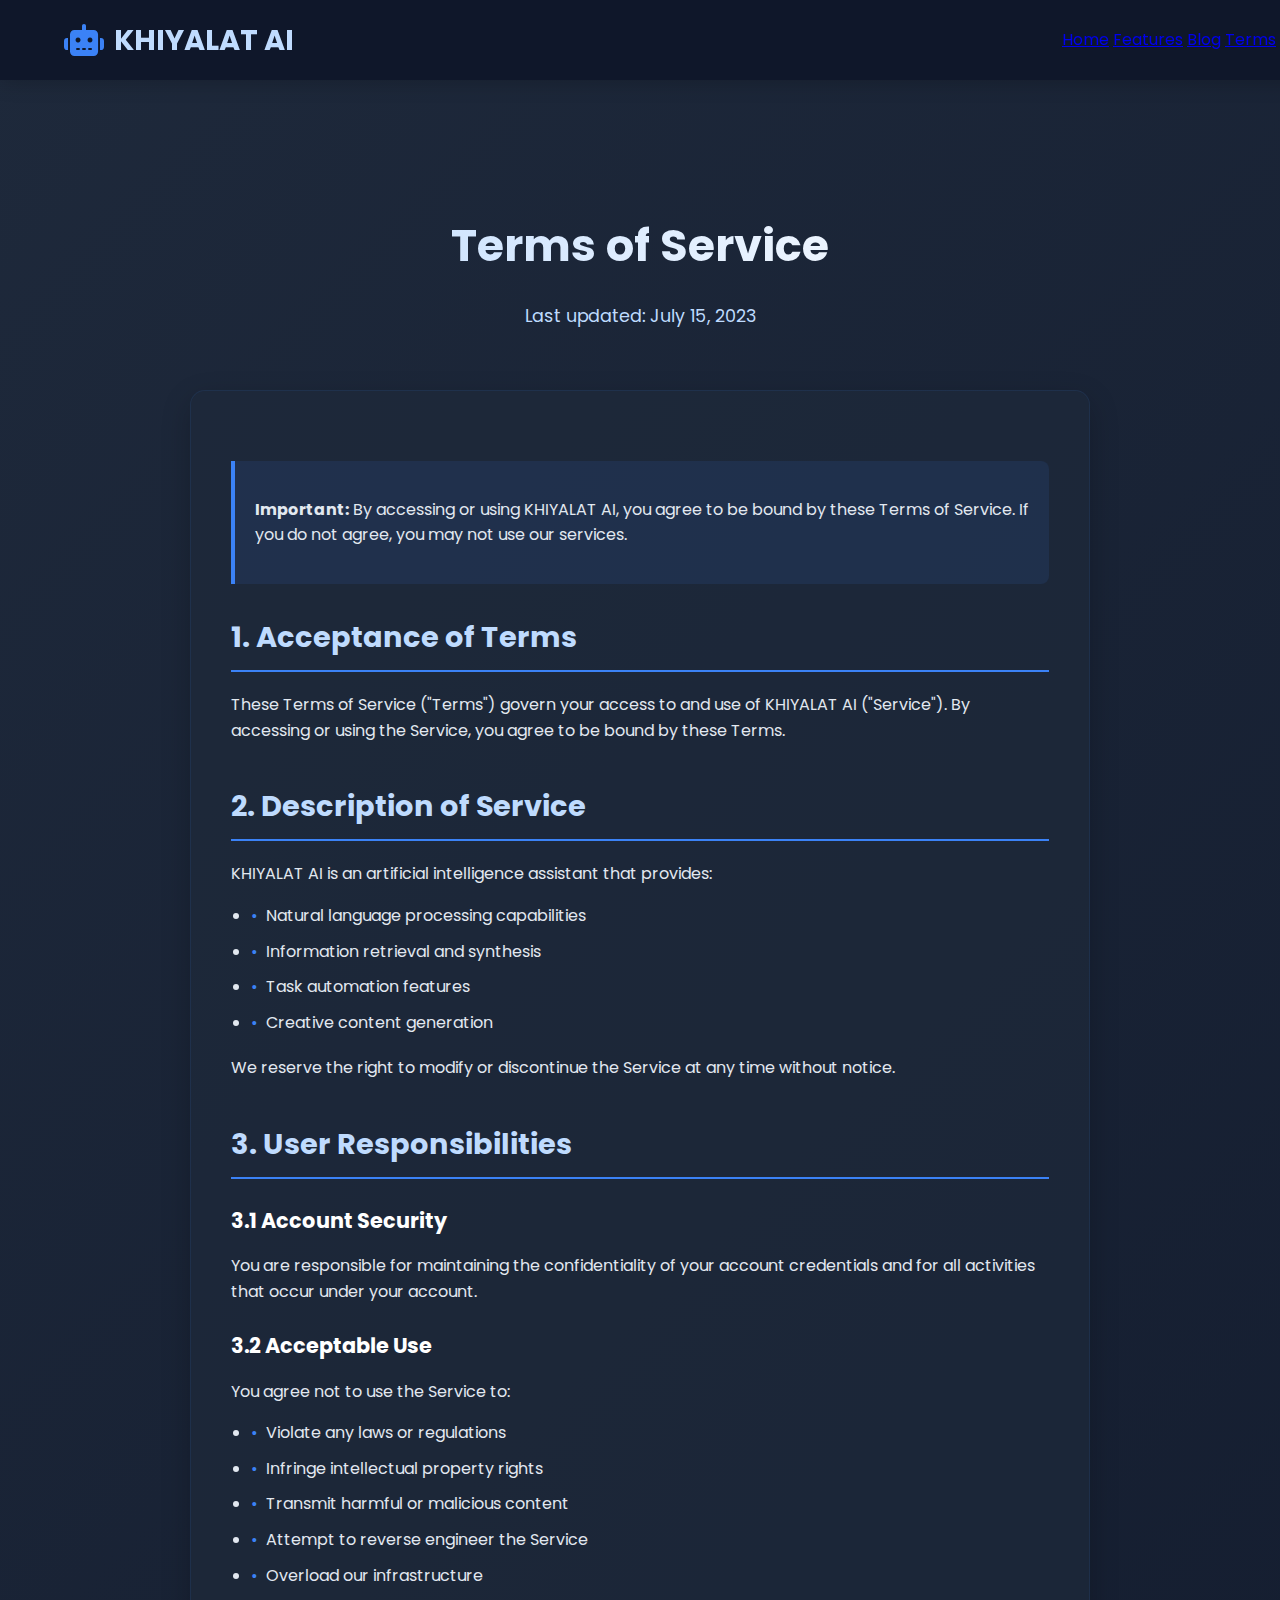
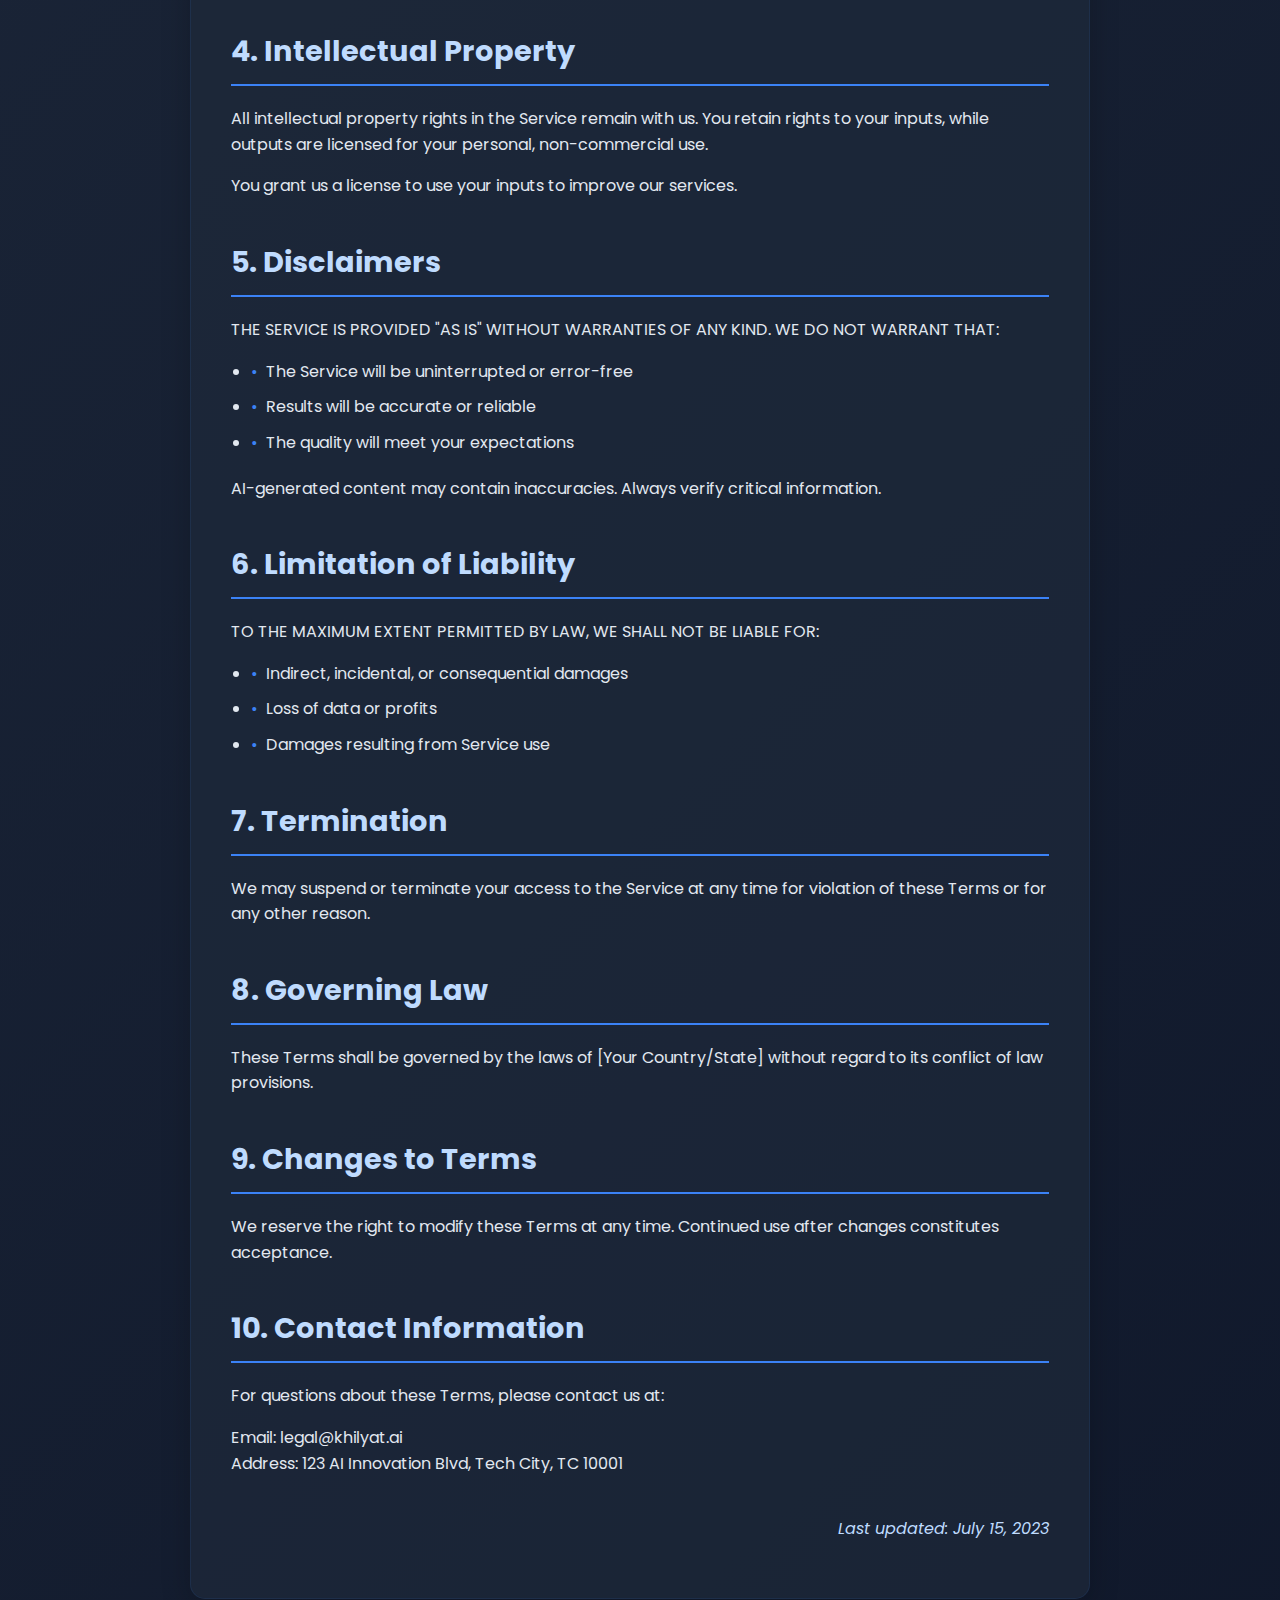
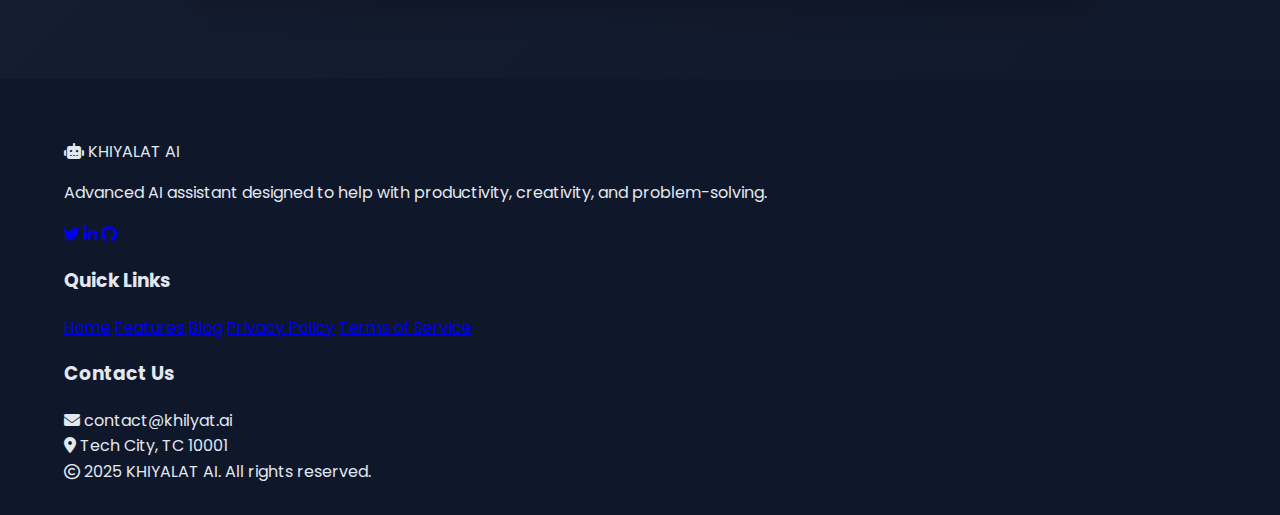
<file: Khiyalat/faq.html>
<!DOCTYPE html>
<html lang="en">

<head>
    <meta charset="UTF-8">
    <meta name="viewport" content="width=device-width, initial-scale=1.0">
    <title>Terms of Service | KHIYALAT AI</title>
    <link rel="stylesheet" href="https://cdnjs.cloudflare.com/ajax/libs/font-awesome/6.4.0/css/all.min.css">
    <link href="https://fonts.googleapis.com/css2?family=Poppins:wght@300;400;500;600;700&display=swap" rel="stylesheet">
    <style>
        :root {
            --ai-dark: #0f172a;
            --ai-medium: #1e293b;
            --ai-light: #334155;
            --accent-blue: #3b82f6;
            --accent-light: #bfdbfe;
            --text-light: #e2e8f0;
            --nav-height: 80px;
        }

        body {
            font-family: 'Poppins', sans-serif;
            background: linear-gradient(135deg, var(--ai-medium) 0%, var(--ai-dark) 100%);
            color: var(--text-light);
            min-height: 100vh;
            margin: 0;
            display: flex;
            flex-direction: column;
            line-height: 1.6;
        }

        /* Navigation - Same as existing site */
        nav {
            position: fixed;
            top: 0;
            left: 0;
            width: 100%;
            height: var(--nav-height);
            background: rgba(15, 23, 42, 0.98);
            backdrop-filter: blur(10px);
            display: flex;
            justify-content: space-between;
            align-items: center;
            padding: 0 5%;
            z-index: 1000;
            box-shadow: 0 2px 20px rgba(0, 0, 0, 0.2);
        }

        .nav-logo {
            font-size: 1.8rem;
            font-weight: 700;
            color: var(--accent-light);
            text-decoration: none;
            display: flex;
            align-items: center;
            gap: 10px;
        }

        .nav-logo i {
            font-size: 2rem;
            color: var(--accent-blue);
        }

        /* [Include all other navigation styles from your existing CSS] */

        /* Terms of Service Content */
        .terms-container {
            max-width: 900px;
            margin: calc(var(--nav-height) + 40px) auto 80px;
            padding: 0 5%;
        }

        .terms-header {
            text-align: center;
            margin-bottom: 60px;
            padding-top: 60px;
        }

        .terms-header h1 {
            font-size: 2.8rem;
            font-weight: 700;
            margin-bottom: 20px;
            background: linear-gradient(to right, var(--accent-light), white);
            -webkit-background-clip: text;
            -webkit-text-fill-color: transparent;
        }

        .terms-header p {
            color: var(--accent-light);
            font-size: 1.1rem;
            max-width: 700px;
            margin: 0 auto;
        }

        .terms-content {
            background: rgba(30, 41, 59, 0.7);
            border-radius: 15px;
            padding: 40px;
            box-shadow: 0 10px 30px rgba(0, 0, 0, 0.2);
            border: 1px solid rgba(59, 130, 246, 0.1);
        }

        .terms-section {
            margin-bottom: 40px;
        }

        .terms-section h2 {
            color: var(--accent-light);
            font-size: 1.8rem;
            margin-bottom: 20px;
            padding-bottom: 10px;
            border-bottom: 2px solid var(--accent-blue);
        }

        .terms-section h3 {
            color: white;
            font-size: 1.3rem;
            margin: 25px 0 15px;
        }

        .terms-section p {
            margin-bottom: 15px;
        }

        .terms-section ul {
            margin-bottom: 20px;
            padding-left: 20px;
        }

        .terms-section li {
            margin-bottom: 10px;
            position: relative;
            padding-left: 15px;
        }

        .terms-section li:before {
            content: "•";
            color: var(--accent-blue);
            position: absolute;
            left: 0;
        }

        .highlight-box {
            background: rgba(59, 130, 246, 0.1);
            border-left: 4px solid var(--accent-blue);
            padding: 20px;
            margin: 30px 0;
            border-radius: 0 8px 8px 0;
        }

        .update-date {
            font-style: italic;
            color: var(--accent-light);
            text-align: right;
            margin-top: 40px;
        }

        /* Footer - Same as existing site */
        footer {
            background: var(--ai-dark);
            padding: 60px 5% 30px;
            margin-top: auto;
        }

        /* [Include all other footer styles from your existing CSS] */

        @media (max-width: 768px) {
            .terms-header h1 {
                font-size: 2.2rem;
            }
            
            .terms-content {
                padding: 30px 20px;
            }
            
            .terms-section h2 {
                font-size: 1.5rem;
            }
        }

        @media (max-width: 480px) {
            .terms-header h1 {
                font-size: 1.8rem;
            }
            
            .terms-section h2 {
                font-size: 1.3rem;
            }
        }
    </style>
</head>

<body>
    <!-- Navigation -->
    <nav>
        <a href="index.html" class="nav-logo">
            <i class="fas fa-robot"></i>
            <span>KHIYALAT AI</span>
        </a>
        <div class="nav-links">
            <a href="index.html" class="nav-link">Home</a>
            <a href="features.html" class="nav-link">Features</a>
            <a href="blog.html" class="nav-link">Blog</a>
            <a href="terms.html" class="nav-link active">Terms</a>
            <a href="try-now.html" class="nav-link nav-cta">Try Now</a>
        </div>
    </nav>

    <!-- Terms of Service Content -->
    <div class="terms-container">
        <div class="terms-header">
            <h1>Terms of Service</h1>
            <p>Last updated: July 15, 2023</p>
        </div>

        <div class="terms-content">
            <div class="highlight-box">
                <p><strong>Important:</strong> By accessing or using KHIYALAT AI, you agree to be bound by these Terms of Service. If you do not agree, you may not use our services.</p>
            </div>

            <div class="terms-section">
                <h2>1. Acceptance of Terms</h2>
                <p>These Terms of Service ("Terms") govern your access to and use of KHIYALAT AI ("Service"). By accessing or using the Service, you agree to be bound by these Terms.</p>
            </div>

            <div class="terms-section">
                <h2>2. Description of Service</h2>
                <p>KHIYALAT AI is an artificial intelligence assistant that provides:</p>
                <ul>
                    <li>Natural language processing capabilities</li>
                    <li>Information retrieval and synthesis</li>
                    <li>Task automation features</li>
                    <li>Creative content generation</li>
                </ul>
                <p>We reserve the right to modify or discontinue the Service at any time without notice.</p>
            </div>

            <div class="terms-section">
                <h2>3. User Responsibilities</h2>
                
                <h3>3.1 Account Security</h3>
                <p>You are responsible for maintaining the confidentiality of your account credentials and for all activities that occur under your account.</p>
                
                <h3>3.2 Acceptable Use</h3>
                <p>You agree not to use the Service to:</p>
                <ul>
                    <li>Violate any laws or regulations</li>
                    <li>Infringe intellectual property rights</li>
                    <li>Transmit harmful or malicious content</li>
                    <li>Attempt to reverse engineer the Service</li>
                    <li>Overload our infrastructure</li>
                </ul>
            </div>

            <div class="terms-section">
                <h2>4. Intellectual Property</h2>
                <p>All intellectual property rights in the Service remain with us. You retain rights to your inputs, while outputs are licensed for your personal, non-commercial use.</p>
                <p>You grant us a license to use your inputs to improve our services.</p>
            </div>

            <div class="terms-section">
                <h2>5. Disclaimers</h2>
                <p>THE SERVICE IS PROVIDED "AS IS" WITHOUT WARRANTIES OF ANY KIND. WE DO NOT WARRANT THAT:</p>
                <ul>
                    <li>The Service will be uninterrupted or error-free</li>
                    <li>Results will be accurate or reliable</li>
                    <li>The quality will meet your expectations</li>
                </ul>
                <p>AI-generated content may contain inaccuracies. Always verify critical information.</p>
            </div>

            <div class="terms-section">
                <h2>6. Limitation of Liability</h2>
                <p>TO THE MAXIMUM EXTENT PERMITTED BY LAW, WE SHALL NOT BE LIABLE FOR:</p>
                <ul>
                    <li>Indirect, incidental, or consequential damages</li>
                    <li>Loss of data or profits</li>
                    <li>Damages resulting from Service use</li>
                </ul>
            </div>

            <div class="terms-section">
                <h2>7. Termination</h2>
                <p>We may suspend or terminate your access to the Service at any time for violation of these Terms or for any other reason.</p>
            </div>

            <div class="terms-section">
                <h2>8. Governing Law</h2>
                <p>These Terms shall be governed by the laws of [Your Country/State] without regard to its conflict of law provisions.</p>
            </div>

            <div class="terms-section">
                <h2>9. Changes to Terms</h2>
                <p>We reserve the right to modify these Terms at any time. Continued use after changes constitutes acceptance.</p>
            </div>

            <div class="terms-section">
                <h2>10. Contact Information</h2>
                <p>For questions about these Terms, please contact us at:</p>
                <p>Email: legal@khilyat.ai<br>
                Address: 123 AI Innovation Blvd, Tech City, TC 10001</p>
            </div>

            <p class="update-date">Last updated: July 15, 2023</p>
        </div>
    </div>

    <!-- Footer -->
    <footer>
        <div class="footer-container">
            <div class="footer-about-col">
                <div class="footer-logo">
                    <i class="fas fa-robot"></i>
                    <span>KHIYALAT AI</span>
                </div>
                <p class="footer-about">
                    Advanced AI assistant designed to help with productivity, creativity, and problem-solving.
                </p>
                <div class="footer-social">
                    <a href="#" class="social-icon"><i class="fab fa-twitter"></i></a>
                    <a href="#" class="social-icon"><i class="fab fa-linkedin-in"></i></a>
                    <a href="#" class="social-icon"><i class="fab fa-github"></i></a>
                </div>
            </div>
            <div class="footer-links-col">
                <h3>Quick Links</h3>
                <a href="index.html" class="footer-link">Home</a>
                <a href="features.html" class="footer-link">Features</a>
                <a href="blog.html" class="footer-link">Blog</a>
                <a href="privacy-policy.html" class="footer-link">Privacy Policy</a>
                <a href="terms.html" class="footer-link">Terms of Service</a>
            </div>
            <div class="footer-contact-col">
                <h3>Contact Us</h3>
                <div class="contact-info">
                    <i class="fas fa-envelope"></i>
                    <span>contact@khilyat.ai</span>
                </div>
                <div class="contact-info">
                    <i class="fas fa-map-marker-alt"></i>
                    <span>Tech City, TC 10001</span>
                </div>
            </div>
        </div>
        <div class="footer-bottom">
            <div class="copyright">
                <i class="far fa-copyright"></i>
                <span>2025 KHIYALAT AI. All rights reserved.</span>
            </div>
        </div>
    </footer>

    <script>
        // Navigation active state
        document.addEventListener('DOMContentLoaded', function() {
            const currentPage = window.location.pathname.split('/').pop() || 'index.html';
            const navLinks = document.querySelectorAll('.nav-link');
            
            navLinks.forEach(link => {
                if (link.getAttribute('href') === currentPage) {
                    link.classList.add('active');
                }
            });
        });
    </script>
</body>
</html>
</file>
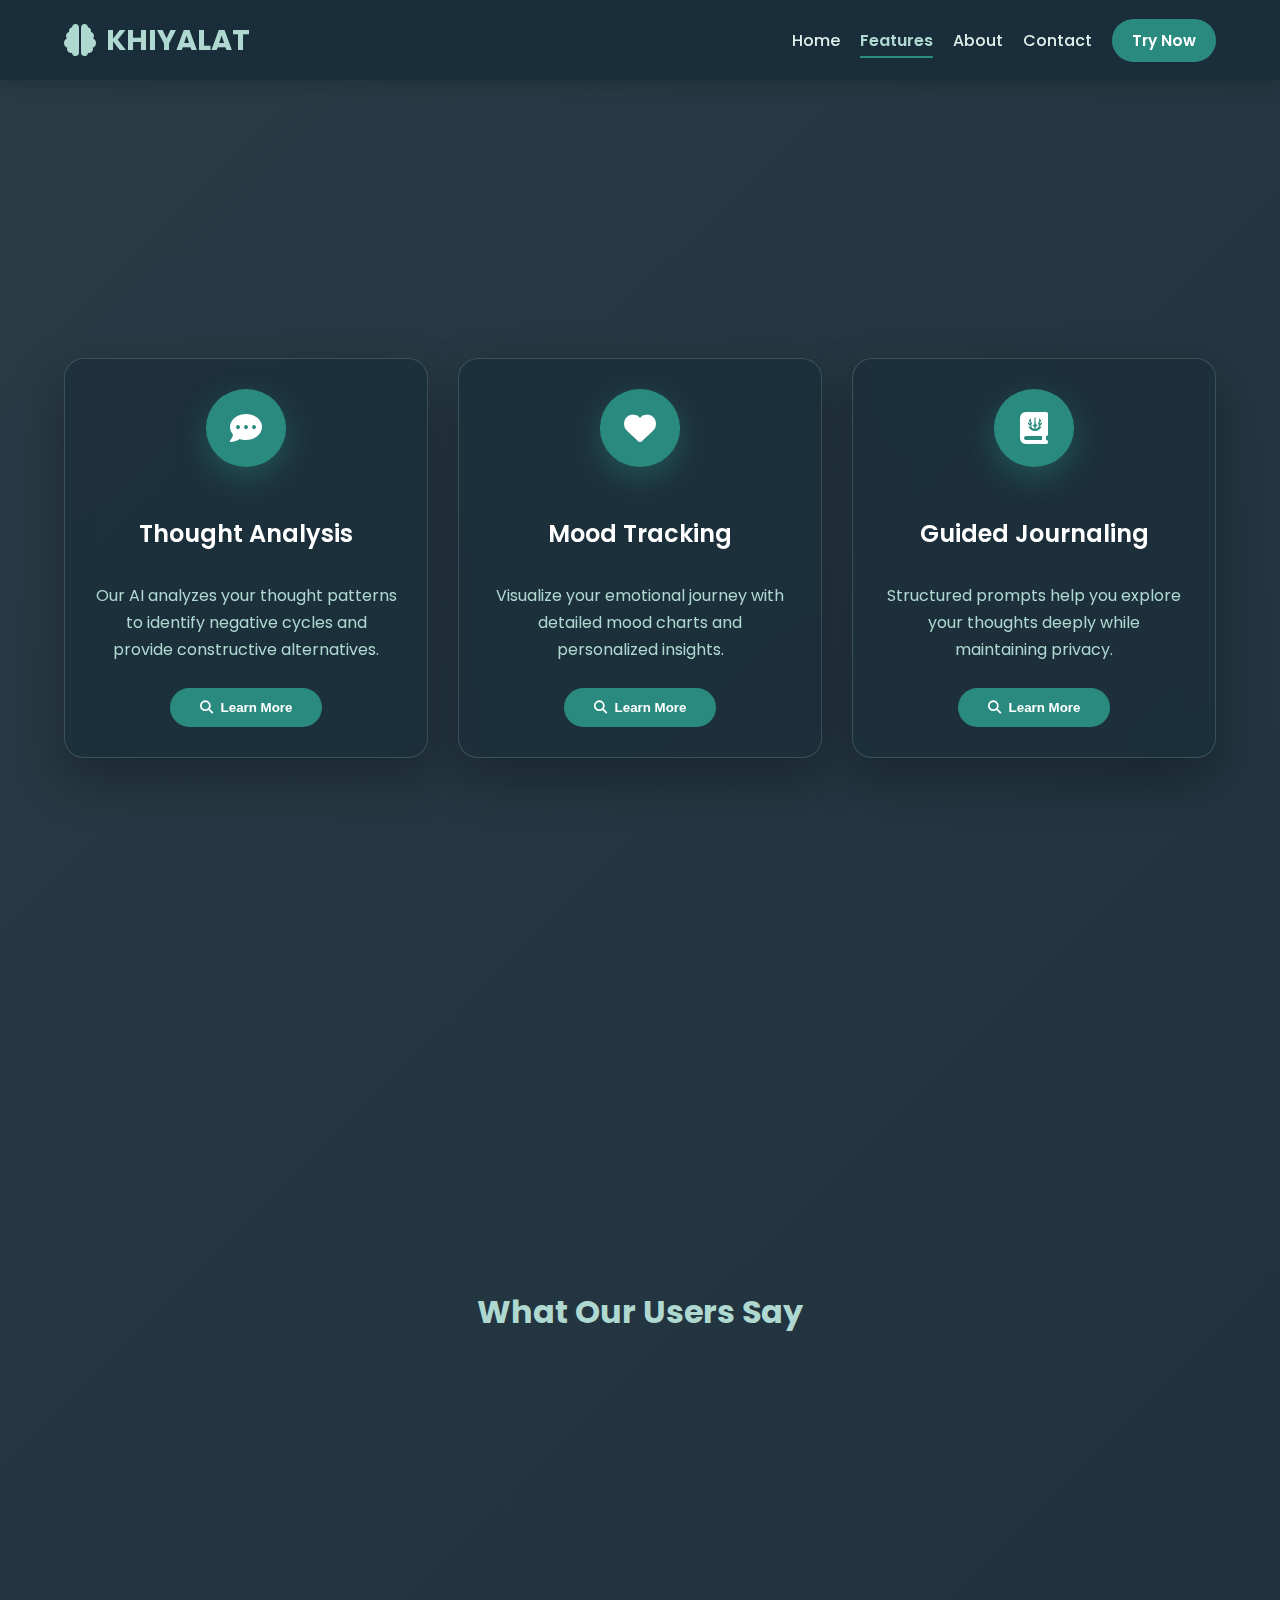
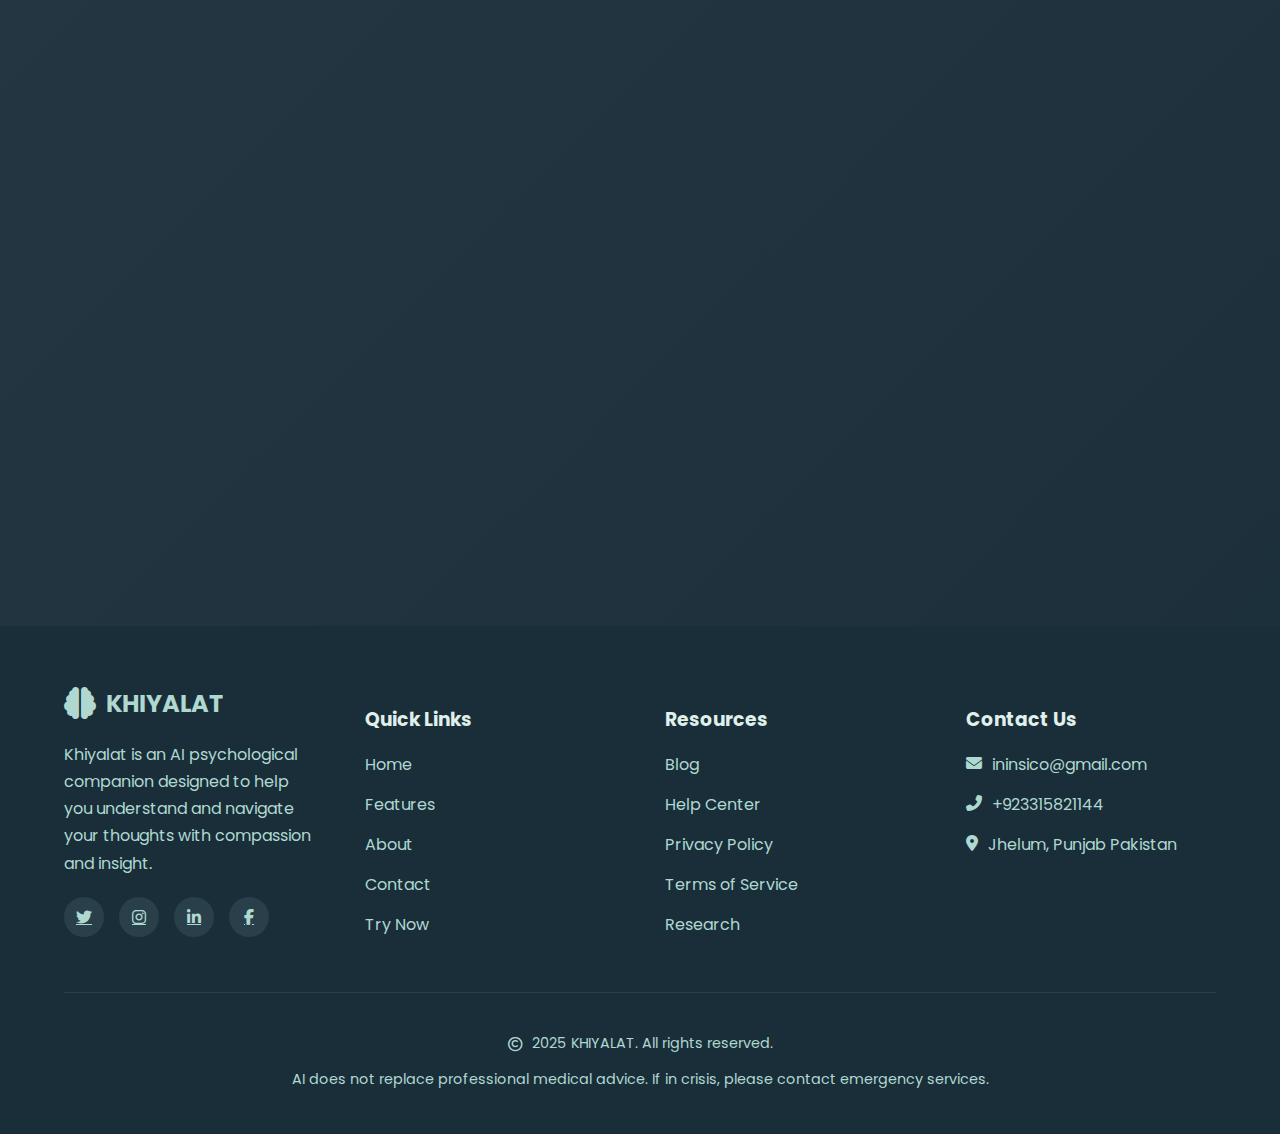
<file: Khiyalat/features.html>
<!DOCTYPE html>
<html lang="en">

<head>
    <meta charset="UTF-8">
    <meta name="viewport" content="width=device-width, initial-scale=1.0">
    <title>Features | KHIYALAT - AI Companion</title>
    <link rel="stylesheet" href="https://cdnjs.cloudflare.com/ajax/libs/font-awesome/6.4.0/css/all.min.css">
    <link href="https://fonts.googleapis.com/css2?family=Poppins:wght@300;400;500;600;700&display=swap"
        rel="stylesheet">
    <style>
        :root {
            --therapy-dark: #1a2e3a;
            --therapy-medium: #2a3b46;
            --therapy-light: #3a4a55;
            --accent-teal: #2a8a7f;
            --accent-light: #afd8d0;
            --text-light: #e0f0ea;
            --nav-height: 80px;
        }

        /* Base Styles */
        body {
            font-family: 'Poppins', sans-serif;
            background: linear-gradient(135deg, var(--therapy-medium) 0%, var(--therapy-dark) 100%);
            color: var(--text-light);
            min-height: 100vh;
            margin: 0;
            overflow-x: hidden;
            display: flex;
            flex-direction: column;
        }

        /* Navigation */
        nav {
            position: fixed;
            top: 0;
            left: 0;
            width: 100%;
            height: var(--nav-height);
            background: rgba(26, 46, 58, 0.98);
            backdrop-filter: blur(10px);
            display: flex;
            justify-content: space-between;
            align-items: center;
            padding: 0 5%;
            z-index: 1000;
            box-shadow: 0 2px 20px rgba(0, 0, 0, 0.2);
            box-sizing: border-box;
        }

        .nav-logo {
            font-size: 1.8rem;
            font-weight: 700;
            color: var(--accent-light);
            text-decoration: none;
            display: flex;
            align-items: center;
            gap: 10px;
            white-space: nowrap;
        }

        .nav-logo i {
            font-size: 2rem;
        }

        .nav-links {
            display: flex;
            gap: 20px;
            align-items: center;
        }

        .nav-link {
            color: var(--text-light);
            text-decoration: none;
            font-weight: 500;
            font-size: 1rem;
            position: relative;
            transition: all 0.3s ease;
            white-space: nowrap;
        }

        .nav-link::after {
            content: '';
            position: absolute;
            bottom: -5px;
            left: 0;
            width: 0;
            height: 2px;
            background-color: var(--accent-teal);
            transition: width 0.3s ease;
        }

        .nav-link:hover {
            color: var(--accent-light);
        }

        .nav-link:hover::after {
            width: 100%;
        }

        .nav-link.active {
            color: var(--accent-light);
            font-weight: 600;
        }

        .nav-link.active::after {
            width: 100%;
        }

        .nav-cta {
            background-color: var(--accent-teal);
            color: white;
            padding: 10px 20px;
            border-radius: 50px;
            font-weight: 600;
            transition: all 0.3s ease;
            font-size: 0.95rem;
            white-space: nowrap;
        }

        .nav-cta:hover {
            background-color: #1d6a60;
            transform: translateY(-2px);
            box-shadow: 0 5px 15px rgba(42, 138, 127, 0.4);
        }

        /* Features Section */
        .features-section {
            position: relative;
            padding: calc(var(--nav-height) + 40px) 5% 80px;
            max-width: 1400px;
            margin: 0 auto;
            z-index: 1;
            flex: 1;
        }

        .features-header {
            text-align: center;
            margin-bottom: 60px;
            transform: translateY(20px);
            opacity: 0;
            animation: fadeInUp 0.8s 0.3s ease-out forwards;
        }

        .features-title {
            font-size: 2.8rem;
            font-weight: 700;
            margin-bottom: 20px;
            background: linear-gradient(to right, var(--accent-light), white);
            -webkit-background-clip: text;
            -webkit-text-fill-color: transparent;
        }

        .features-subtitle {
            font-size: 1.2rem;
            color: var(--accent-light);
            max-width: 700px;
            margin: 0 auto;
            line-height: 1.6;
        }

        /* Flip Card Styles */
        .features-grid {
            display: grid;
            grid-template-columns: repeat(auto-fit, minmax(300px, 1fr));
            gap: 30px;
        }

        .feature-card {
            perspective: 1000px;
            height: 400px;
            transform: translateY(30px);
            opacity: 0;
        }

        .feature-card:nth-child(1) {
            animation: fadeInUp 0.8s 0.4s ease-out forwards;
        }

        .feature-card:nth-child(2) {
            animation: fadeInUp 0.8s 0.5s ease-out forwards;
        }

        .feature-card:nth-child(3) {
            animation: fadeInUp 0.8s 0.6s ease-out forwards;
        }

        .feature-card:nth-child(4) {
            animation: fadeInUp 0.8s 0.7s ease-out forwards;
        }

        .feature-card:nth-child(5) {
            animation: fadeInUp 0.8s 0.8s ease-out forwards;
        }

        .feature-card:nth-child(6) {
            animation: fadeInUp 0.8s 0.9s ease-out forwards;
        }

        .card-inner {
            position: relative;
            width: 100%;
            height: 100%;
            transition: transform 0.8s;
            transform-style: preserve-3d;
            border-radius: 20px;
            box-shadow: 0 20px 50px rgba(0, 0, 0, 0.3);
        }

        .feature-card.flipped .card-inner {
            transform: rotateY(180deg);
        }

        .card-front,
        .card-back {
            position: absolute;
            width: 100%;
            height: 100%;
            backface-visibility: hidden;
            border-radius: 20px;
            padding: 30px;
            box-sizing: border-box;
            background: rgba(26, 46, 58, 0.8);
            backdrop-filter: blur(12px);
            border: 1px solid rgba(175, 216, 208, 0.2);
            display: flex;
            flex-direction: column;
            align-items: center;
            text-align: center;
            transition: all 0.4s ease;
        }

        .card-front:hover {
            transform: translateY(-10px);
            box-shadow: 0 30px 60px rgba(0, 0, 0, 0.4);
            border-color: rgba(42, 138, 127, 0.5);
        }

        .card-back {
            transform: rotateY(180deg);
            background: linear-gradient(135deg, rgba(42, 138, 127, 0.2) 0%, rgba(26, 46, 58, 0.9) 100%);
            justify-content: center;
        }

        .feature-icon {
            width: 80px;
            height: 80px;
            border-radius: 50%;
            background: var(--accent-teal);
            display: flex;
            align-items: center;
            justify-content: center;
            font-size: 2rem;
            color: white;
            margin-bottom: 25px;
            box-shadow: 0 10px 30px rgba(42, 138, 127, 0.4);
        }

        .feature-title {
            font-size: 1.5rem;
            font-weight: 600;
            margin-bottom: 15px;
            color: white;
        }

        .feature-description {
            color: var(--accent-light);
            line-height: 1.7;
            margin-bottom: 25px;
        }

        .learn-more-btn {
            background: var(--accent-teal);
            color: white;
            border: none;
            padding: 12px 30px;
            border-radius: 50px;
            font-weight: 600;
            cursor: pointer;
            transition: all 0.3s;
            display: flex;
            align-items: center;
            gap: 8px;
            margin-top: auto;
        }

        .learn-more-btn:hover {
            background: #1d6a60;
            transform: translateY(-3px);
            box-shadow: 0 5px 15px rgba(42, 138, 127, 0.4);
        }

        .back-btn {
            background: transparent;
            color: var(--accent-light);
            border: 1px solid var(--accent-light);
            padding: 10px 25px;
            border-radius: 50px;
            cursor: pointer;
            transition: all 0.3s;
            margin-top: 20px;
        }

        .back-btn:hover {
            background: rgba(175, 216, 208, 0.1);
        }

        .how-it-works {
            text-align: left;
            width: 100%;
        }

        .how-it-works li {
            margin-bottom: 10px;
            position: relative;
            padding-left: 25px;
            line-height: 1.6;
        }

        .how-it-works li:before {
            content: "•";
            color: var(--accent-teal);
            font-size: 1.5rem;
            position: absolute;
            left: 0;
            top: -5px;
        }

        /* Testimonials Section */
        .testimonials-section {
            margin-top: 100px;
            text-align: center;
        }

        .testimonials-title {
            font-size: 2rem;
            font-weight: 700;
            margin-bottom: 50px;
            color: var(--accent-light);
        }

        .testimonials-grid {
            display: grid;
            grid-template-columns: repeat(auto-fit, minmax(300px, 1fr));
            gap: 30px;
        }

        .testimonial-card {
            background: rgba(26, 46, 58, 0.5);
            border-radius: 15px;
            padding: 30px;
            text-align: left;
            border-left: 4px solid var(--accent-teal);
            transform: translateY(30px);
            opacity: 0;
        }

        .testimonial-card:nth-child(1) {
            animation: fadeInUp 0.8s 0.5s ease-out forwards;
        }

        .testimonial-card:nth-child(2) {
            animation: fadeInUp 0.8s 0.6s ease-out forwards;
        }

        .testimonial-card:nth-child(3) {
            animation: fadeInUp 0.8s 0.7s ease-out forwards;
        }

        .testimonial-text {
            font-style: italic;
            line-height: 1.7;
            margin-bottom: 20px;
            color: var(--text-light);
        }

        .testimonial-author {
            display: flex;
            align-items: center;
            gap: 15px;
        }

        .author-avatar {
            width: 50px;
            height: 50px;
            border-radius: 50%;
            object-fit: cover;
            border: 2px solid var(--accent-teal);
        }

        .author-info h4 {
            margin: 0;
            color: white;
            font-weight: 600;
        }

        .author-info p {
            margin: 5px 0 0;
            color: var(--accent-light);
            font-size: 0.9rem;
        }

        /* CTA Section */
        .cta-section {
            margin-top: 100px;
            text-align: center;
            background: linear-gradient(135deg, rgba(42, 138, 127, 0.1) 0%, transparent 100%);
            padding: 60px 5%;
            border-radius: 20px;
            border: 1px solid rgba(175, 216, 208, 0.2);
            transform: translateY(30px);
            opacity: 0;
            animation: fadeInUp 0.8s 0.8s ease-out forwards;
        }

        .cta-title {
            font-size: 2.2rem;
            font-weight: 700;
            margin-bottom: 20px;
            color: var(--accent-light);
        }

        .cta-subtitle {
            color: var(--accent-light);
            max-width: 700px;
            margin: 0 auto 40px;
            line-height: 1.6;
        }

        .cta-button {
            background: linear-gradient(135deg, var(--accent-teal), #1d6a60);
            color: white;
            border: none;
            padding: 16px 40px;
            border-radius: 50px;
            font-size: 1.1rem;
            font-weight: 600;
            cursor: pointer;
            transition: all 0.3s ease;
            display: inline-flex;
            align-items: center;
            gap: 10px;
            box-shadow: 0 4px 15px rgba(42, 138, 127, 0.4);
        }

        .cta-button:hover {
            transform: translateY(-3px);
            box-shadow: 0 8px 25px rgba(42, 138, 127, 0.6);
        }

        /* Footer */
        footer {
            background: var(--therapy-dark);
            padding: 60px 5% 30px;
            margin-top: auto;
        }

        .footer-container {
            max-width: 1200px;
            margin: 0 auto;
            display: grid;
            grid-template-columns: repeat(auto-fit, minmax(200px, 1fr));
            gap: 50px;
        }

        .footer-logo {
            display: flex;
            align-items: center;
            gap: 10px;
            font-size: 1.5rem;
            font-weight: 700;
            color: var(--accent-light);
            margin-bottom: 20px;
        }

        .footer-logo i {
            font-size: 2rem;
        }

        .footer-about {
            color: var(--accent-light);
            line-height: 1.7;
            margin-bottom: 20px;
        }

        .footer-social {
            display: flex;
            gap: 15px;
        }

        .social-icon {
            width: 40px;
            height: 40px;
            border-radius: 50%;
            background-color: rgba(175, 216, 208, 0.1);
            display: flex;
            align-items: center;
            justify-content: center;
            color: var(--accent-light);
            transition: all 0.3s ease;
        }

        .social-icon:hover {
            background-color: var(--accent-teal);
            color: white;
            transform: translateY(-3px);
        }

        .footer-links h3 {
            font-size: 1.3rem;
            font-weight: 600;
            margin-bottom: 20px;
            color: white;
        }

        .footer-link {
            display: block;
            color: var(--accent-light);
            margin-bottom: 15px;
            text-decoration: none;
            transition: all 0.3s ease;
        }

        .footer-link:hover {
            color: white;
            transform: translateX(5px);
        }

        .footer-contact h3 {
            font-size: 1.3rem;
            font-weight: 600;
            margin-bottom: 20px;
            color: white;
        }

        .contact-info {
            color: var(--accent-light);
            margin-bottom: 15px;
            display: flex;
            align-items: flex-start;
            gap: 10px;
        }

        .contact-info i {
            margin-top: 3px;
        }

        .footer-bottom {
            text-align: center;
            padding-top: 40px;
            margin-top: 40px;
            border-top: 1px solid rgba(175, 216, 208, 0.1);
            color: var(--accent-light);
            font-size: 0.9rem;
        }

        .copyright {
            display: flex;
            justify-content: center;
            align-items: center;
            gap: 10px;
            margin-bottom: 10px;
        }

        /* Animations */
        @keyframes fadeInUp {
            from {
                opacity: 0;
                transform: translateY(20px);
            }

            to {
                opacity: 1;
                transform: translateY(0);
            }
        }

        @keyframes cardFlip {
            0% {
                transform: rotateY(0) scale(1);
            }

            50% {
                transform: rotateY(90deg) scale(0.95);
            }

            100% {
                transform: rotateY(180deg) scale(1);
            }
        }

        @keyframes float {

            0%,
            100% {
                transform: translateY(0) rotate(0deg);
            }

            50% {
                transform: translateY(-20px) rotate(5deg);
            }
        }

        /* Responsive */
        @media (max-width: 768px) {
            .features-title {
                font-size: 2.2rem;
            }

            .features-subtitle {
                font-size: 1rem;
            }

            .feature-card {
                height: 380px;
            }

            .feature-icon {
                width: 70px;
                height: 70px;
                font-size: 1.8rem;
            }
        }

        @media (max-width: 480px) {
            .features-title {
                font-size: 1.8rem;
            }

            .nav-logo span {
                display: none;
            }

            .feature-card {
                height: 420px;
            }
        }
    </style>
</head>

<body>
    <!-- Navigation -->
    <nav>
        <a href="index.html" class="nav-logo">
            <i class="fas fa-brain"></i>
            <span>KHIYALAT</span>
        </a>
        <div class="nav-links">
            <a href="index.html" class="nav-link">Home</a>
            <a href="features.html" class="nav-link active">Features</a>
            <a href="about.html" class="nav-link">About</a>
            <a href="contact.html" class="nav-link">Contact</a>
            <a href="try-now.html" class="nav-link nav-cta">Try Now</a>
        </div>
    </nav>

    <!-- Features Section -->
    <section class="features-section">
        <div class="features-header">
            <h1 class="features-title">Powerful Mental Wellness Features</h1>
            <p class="features-subtitle">Discover how KHIYALAT's AI companion helps you understand and navigate your
                thoughts with compassion and insight</p>
        </div>

        <div class="features-grid">
            <!-- Thought Analysis Card -->
            <div class="feature-card" onclick="flipCard(this)">
                <div class="card-inner">
                    <div class="card-front">
                        <div class="feature-icon">
                            <i class="fas fa-comment-dots"></i>
                        </div>
                        <h3 class="feature-title">Thought Analysis</h3>
                        <p class="feature-description">Our AI analyzes your thought patterns to identify negative cycles
                            and provide constructive alternatives.</p>
                        <button class="learn-more-btn">
                            <i class="fas fa-search"></i> Learn More
                        </button>
                    </div>
                    <div class="card-back">
                        <h3 class="feature-title">How Thought Analysis Works</h3>
                        <div class="how-it-works">
                            <ul>
                                <li>Natural language processing detects cognitive distortions</li>
                                <li>Identifies recurring negative thought patterns</li>
                                <li>Provides science-based reframing techniques</li>
                                <li>Tracks improvement over time with metrics</li>
                            </ul>
                        </div>
                        <button class="back-btn"
                            onclick="event.stopPropagation(); flipCard(this.closest('.feature-card'))">
                            <i class="fas fa-arrow-left"></i> Back to Feature
                        </button>
                    </div>
                </div>
            </div>

            <!-- Mood Tracking Card -->
            <div class="feature-card" onclick="flipCard(this)">
                <div class="card-inner">
                    <div class="card-front">
                        <div class="feature-icon">
                            <i class="fas fa-heart"></i>
                        </div>
                        <h3 class="feature-title">Mood Tracking</h3>
                        <p class="feature-description">Visualize your emotional journey with detailed mood charts and
                            personalized insights.</p>
                        <button class="learn-more-btn">
                            <i class="fas fa-search"></i> Learn More
                        </button>
                    </div>
                    <div class="card-back">
                        <h3 class="feature-title">How Mood Tracking Works</h3>
                        <div class="how-it-works">
                            <ul>
                                <li>Daily emotion logging with intensity scales</li>
                                <li>AI detects patterns and triggers</li>
                                <li>Generates personalized mood forecasts</li>
                                <li>Correlates activities with emotional states</li>
                            </ul>
                        </div>
                        <button class="back-btn"
                            onclick="event.stopPropagation(); flipCard(this.closest('.feature-card'))">
                            <i class="fas fa-arrow-left"></i> Back to Feature
                        </button>
                    </div>
                </div>
            </div>

            <!-- Guided Journaling Card -->
            <div class="feature-card" onclick="flipCard(this)">
                <div class="card-inner">
                    <div class="card-front">
                        <div class="feature-icon">
                            <i class="fas fa-journal-whills"></i>
                        </div>
                        <h3 class="feature-title">Guided Journaling</h3>
                        <p class="feature-description">Structured prompts help you explore your thoughts deeply while
                            maintaining privacy.</p>
                        <button class="learn-more-btn">
                            <i class="fas fa-search"></i> Learn More
                        </button>
                    </div>
                    <div class="card-back">
                        <h3 class="feature-title">How Journaling Works</h3>
                        <div class="how-it-works">
                            <ul>
                                <li>100+ therapist-approved prompts</li>
                                <li>AI suggests follow-up questions</li>
                                <li>End-to-end encrypted entries</li>
                                <li>Identifies themes and progress</li>
                            </ul>
                        </div>
                        <button class="back-btn"
                            onclick="event.stopPropagation(); flipCard(this.closest('.feature-card'))">
                            <i class="fas fa-arrow-left"></i> Back to Feature
                        </button>
                    </div>
                </div>
            </div>

            <!-- Active Listening Card -->
            <div class="feature-card" onclick="flipCard(this)">
                <div class="card-inner">
                    <div class="card-front">
                        <div class="feature-icon">
                            <i class="fas fa-assistive-listening-systems"></i>
                        </div>
                        <h3 class="feature-title">Active Listening</h3>
                        <p class="feature-description">Our AI companion provides non-judgmental listening available 24/7
                            whenever you need to talk.</p>
                        <button class="learn-more-btn">
                            <i class="fas fa-search"></i> Learn More
                        </button>
                    </div>
                    <div class="card-back">
                        <h3 class="feature-title">How Listening Works</h3>
                        <div class="how-it-works">
                            <ul>
                                <li>Voice or text conversation anytime</li>
                                <li>Emotion recognition technology</li>
                                <li>Validating and supportive responses</li>
                                <li>Crisis detection with resources</li>
                            </ul>
                        </div>
                        <button class="back-btn"
                            onclick="event.stopPropagation(); flipCard(this.closest('.feature-card'))">
                            <i class="fas fa-arrow-left"></i> Back to Feature
                        </button>
                    </div>
                </div>
            </div>

            <!-- Cognitive Exercises Card -->
            <div class="feature-card" onclick="flipCard(this)">
                <div class="card-inner">
                    <div class="card-front">
                        <div class="feature-icon">
                            <i class="fas fa-brain"></i>
                        </div>
                        <h3 class="feature-title">Cognitive Exercises</h3>
                        <p class="feature-description">Personalized mental exercises to help reframe negative thinking
                            patterns.</p>
                        <button class="learn-more-btn">
                            <i class="fas fa-search"></i> Learn More
                        </button>
                    </div>
                    <div class="card-back">
                        <h3 class="feature-title">How Exercises Work</h3>
                        <div class="how-it-works">
                            <ul>
                                <li>CBT-based thought challenging</li>
                                <li>Personalized distortion correction</li>
                                <li>Behavioral experiment suggestions</li>
                                <li>Mindfulness integration</li>
                            </ul>
                        </div>
                        <button class="back-btn"
                            onclick="event.stopPropagation(); flipCard(this.closest('.feature-card'))">
                            <i class="fas fa-arrow-left"></i> Back to Feature
                        </button>
                    </div>
                </div>
            </div>

            <!-- Progress Tracking Card -->
            <div class="feature-card" onclick="flipCard(this)">
                <div class="card-inner">
                    <div class="card-front">
                        <div class="feature-icon">
                            <i class="fas fa-chart-line"></i>
                        </div>
                        <h3 class="feature-title">Progress Tracking</h3>
                        <p class="feature-description">See your mental wellness journey with clear metrics and
                            improvement indicators.</p>
                        <button class="learn-more-btn">
                            <i class="fas fa-search"></i> Learn More
                        </button>
                    </div>
                    <div class="card-back">
                        <h3 class="feature-title">How Tracking Works</h3>
                        <div class="how-it-works">
                            <ul>
                                <li>Custom wellness score calculation</li>
                                <li>Milestone achievement tracking</li>
                                <li>Comparative period analysis</li>
                                <li>Personalized growth insights</li>
                            </ul>
                        </div>
                        <button class="back-btn"
                            onclick="event.stopPropagation(); flipCard(this.closest('.feature-card'))">
                            <i class="fas fa-arrow-left"></i> Back to Feature
                        </button>
                    </div>
                </div>
            </div>
        </div>

        <!-- Testimonials -->
        <div class="testimonials-section">
            <h2 class="testimonials-title">What Our Users Say</h2>
            <div class="testimonials-grid">
                <div class="testimonial-card">
                    <p class="testimonial-text">"KHIYALAT helped me recognize negative thought patterns I didn't even
                        realize I had. The journaling feature became my daily mental health check-in."</p>
                    <div class="testimonial-author">
                        <img src="huzaifa.png" alt="Huzaifa" class="author-avatar">
                        <div class="author-info">
                            <h4>Huzaifa</h4>
                            <p>User for 8 months</p>
                        </div>
                    </div>
                </div>
                <div class="testimonial-card">
                    <p class="testimonial-text">"As someone skeptical about mental health apps, I was surprised how
                        quickly I formed a connection with KHIYALAT."</p>
                    <div class="testimonial-author">
                        <img src="Ahmedullah.png" alt="Ahmedullah" class="author-avatar">
                        <div class="author-info">
                            <h4>Ahmedullah</h4>
                            <p>User for 3 months</p>
                        </div>
                    </div>
                </div>
                <div class="testimonial-card">
                    <p class="testimonial-text">"The mood tracking feature helped me identify triggers I never noticed
                        before. The amount of payload it has reduced is truly impressive for me."</p>
                    <div class="testimonial-author">
                        <img src="ayyan.png" alt="Ayyan" class="author-avatar">
                        <div class="author-info">
                            <h4>Ayyan</h4>
                            <p>User for 1 month</p>
                        </div>
                    </div>
                </div>
            </div>
        </div>

        <!-- CTA Section -->
        <div class="cta-section">
            <h2 class="cta-title">Ready to Start Your Journey?</h2>
            <p class="cta-subtitle">Join thousands of users who have found clarity and peace of mind with KHIYALAT's AI
                companion.</p>
            <a href="try-now.html" class="cta-button">
                <i class="fas fa-rocket"></i> Get Started Now
            </a>
        </div>
    </section>

    <!-- Footer -->
    <footer>
        <div class="footer-container">
            <div class="footer-about-col">
                <div class="footer-logo">
                    <i class="fas fa-brain"></i>
                    <span>KHIYALAT</span>
                </div>
                <p class="footer-about">
                    Khiyalat is an AI psychological companion designed to help you understand and navigate your thoughts
                    with compassion and insight.
                </p>
                <div class="footer-social">
                    <a href="#" class="social-icon"><i class="fab fa-twitter"></i></a>
                    <a href="#" class="social-icon"><i class="fab fa-instagram"></i></a>
                    <a href="#" class="social-icon"><i class="fab fa-linkedin-in"></i></a>
                    <a href="#" class="social-icon"><i class="fab fa-facebook-f"></i></a>
                </div>
            </div>
            <div class="footer-links-col">
                <h3>Quick Links</h3>
                <a href="index.html" class="footer-link">Home</a>
                <a href="features.html" class="footer-link">Features</a>
                <a href="about.html" class="footer-link">About</a>
                <a href="contact.html" class="footer-link">Contact</a>
                <a href="try-now.html" class="footer-link">Try Now</a>
            </div>
            <div class="footer-links-col">
                <h3>Resources</h3>
                <a href="blog.html" class="footer-link">Blog</a>
                <a href="contact.html" class="footer-link">Help Center</a>
                <a href="Privacy-policy.html" class="footer-link">Privacy Policy</a>
                <a href="termsofservice.html" class="footer-link">Terms of Service</a>
                <a href="research.html" class="footer-link">Research</a>
            </div>
            <div class="footer-contact-col">
                <h3>Contact Us</h3>
                <div class="contact-info">
                    <i class="fas fa-envelope"></i>
                    <span>ininsico@gmail.com</span>
                </div>
                <div class="contact-info">
                    <i class="fas fa-phone-alt"></i>
                    <span>+923315821144</span>
                </div>
                <div class="contact-info">
                    <i class="fas fa-map-marker-alt"></i>
                    <span>Jhelum, Punjab Pakistan</span>
                </div>
            </div>
        </div>
        <div class="footer-bottom">
            <div class="copyright">
                <i class="far fa-copyright"></i>
                <span>2025 KHIYALAT. All rights reserved.</span>
            </div>
            <p>AI does not replace professional medical advice. If in crisis, please contact emergency services.</p>
        </div>
    </footer>

    <script>
        // Card flipping functionality
        function flipCard(card) {
            // Don't flip if clicking on back button (handled separately)
            if (event.target.classList.contains('back-btn') ||
                event.target.classList.contains('fa-arrow-left')) {
                return;
            }

            card.classList.toggle('flipped');

            // Add Pokemon-style "throwing" animation
            if (card.classList.contains('flipped')) {
                card.style.transform = 'translateY(-20px)';
                setTimeout(() => {
                    card.style.transform = 'translateY(0)';
                }, 300);
            }
        }

        // Back button functionality
        document.querySelectorAll('.back-btn').forEach(button => {
            button.addEventListener('click', function (e) {
                e.stopPropagation(); // Prevent event bubbling
                const card = this.closest('.feature-card');
                card.classList.remove('flipped');

                // Add return animation
                card.style.transform = 'translateY(-10px)';
                setTimeout(() => {
                    card.style.transform = 'translateY(0)';
                }, 200);
            });
        });

        // Initialize animations on scroll
        document.addEventListener('DOMContentLoaded', function () {
            const animateOnScroll = function () {
                const elements = document.querySelectorAll('.feature-card, .testimonial-card');
                elements.forEach(element => {
                    const elementPosition = element.getBoundingClientRect().top;
                    const windowHeight = window.innerHeight;

                    if (elementPosition < windowHeight - 100) {
                        element.style.opacity = '1';
                        element.style.transform = 'translateY(0)';
                    }
                });
            };

            window.addEventListener('scroll', animateOnScroll);
            animateOnScroll(); // Trigger once on load
        });
    </script>
</body>

</html>
</file>
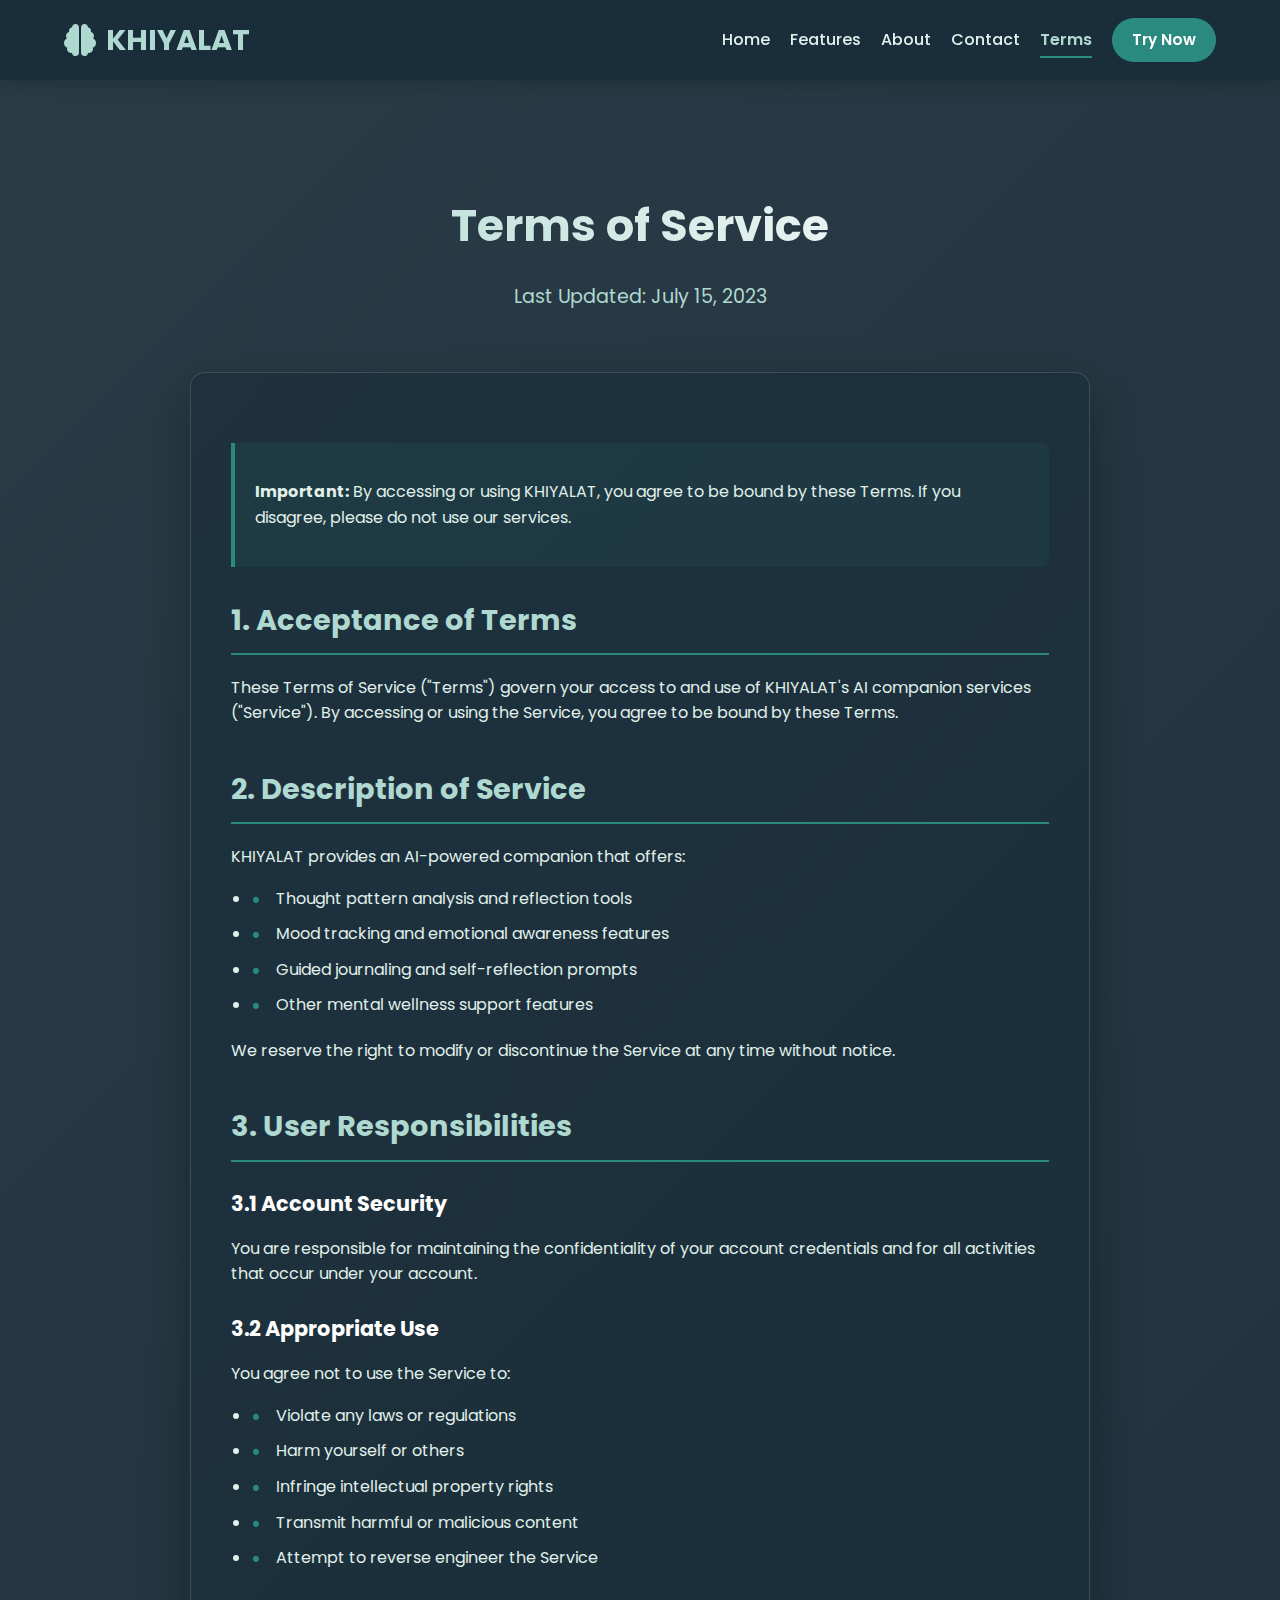
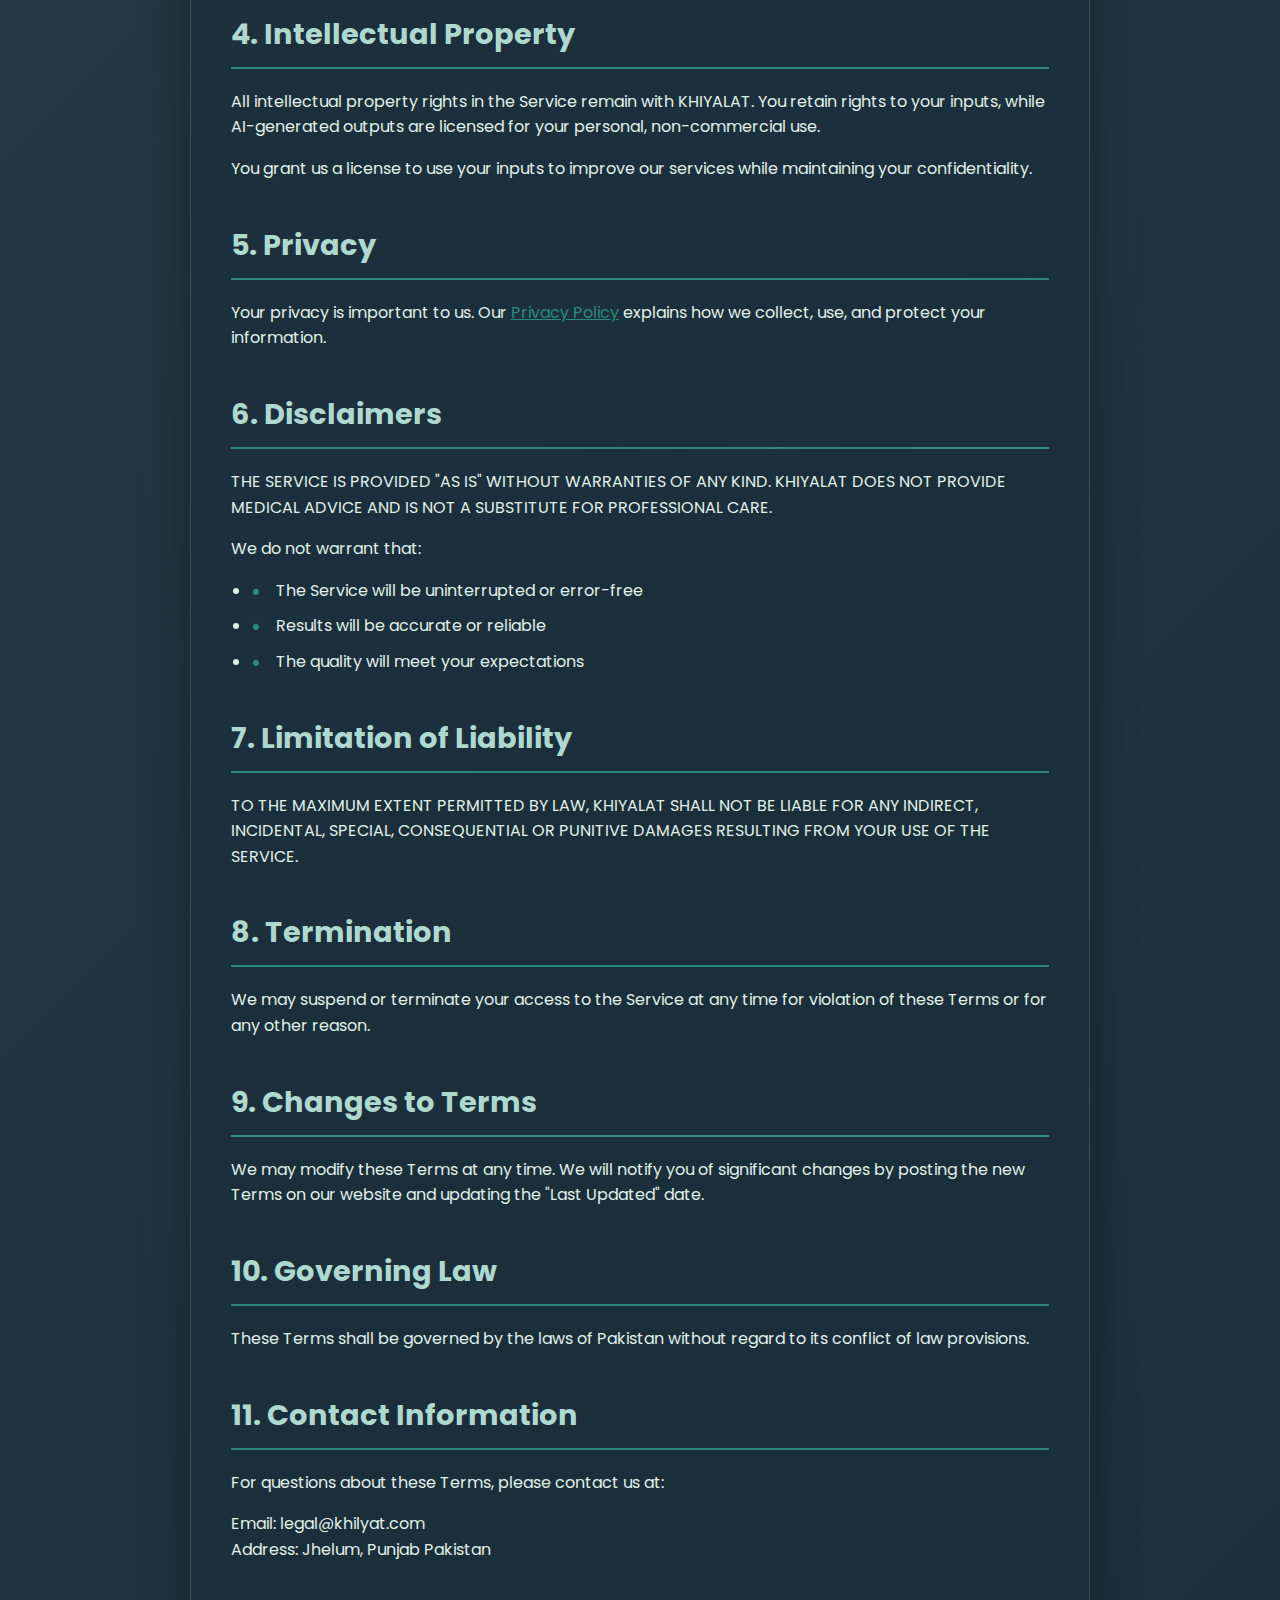
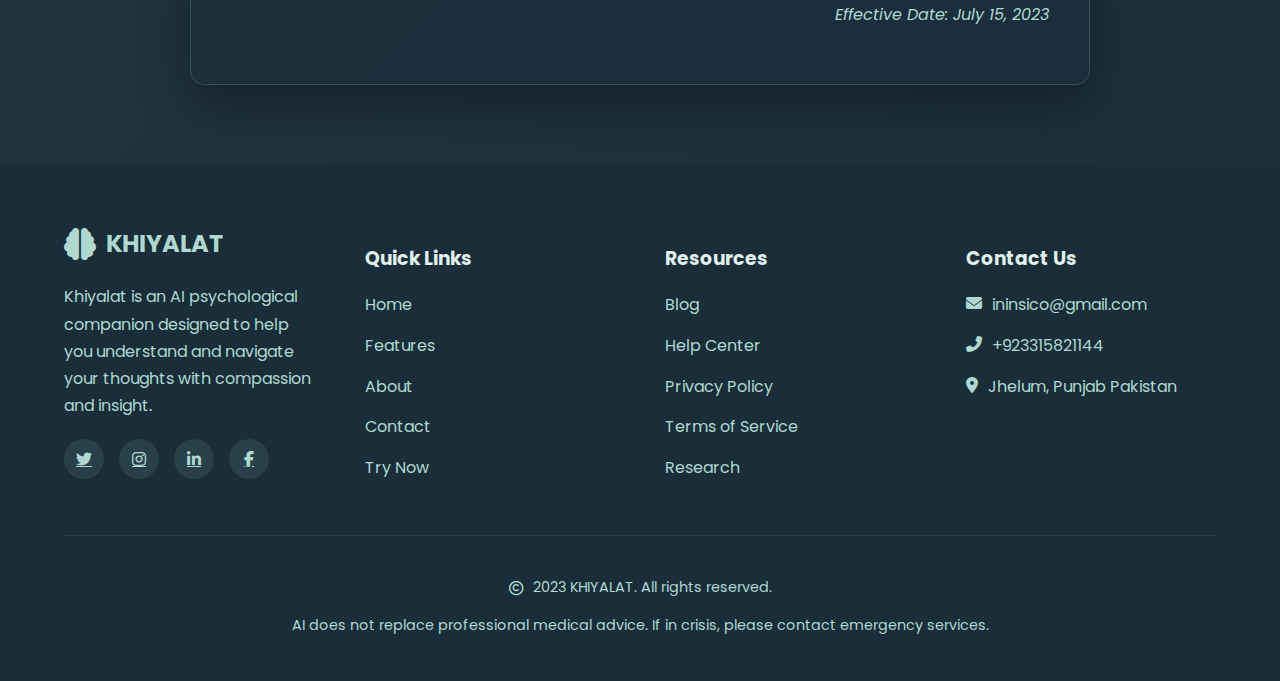
<file: Khiyalat/Privacy-policy.html>
<!DOCTYPE html>
<html lang="en">

<head>
    <meta charset="UTF-8">
    <meta name="viewport" content="width=device-width, initial-scale=1.0">
    <title>Terms of Service | KHIYALAT</title>
    <link rel="stylesheet" href="https://cdnjs.cloudflare.com/ajax/libs/font-awesome/6.4.0/css/all.min.css">
    <link href="https://fonts.googleapis.com/css2?family=Poppins:wght@300;400;500;600;700&display=swap" rel="stylesheet">
    <style>
        :root {
            --therapy-dark: #1a2e3a;
            --therapy-medium: #2a3b46;
            --therapy-light: #3a4a55;
            --accent-teal: #2a8a7f;
            --accent-light: #afd8d0;
            --text-light: #e0f0ea;
            --nav-height: 80px;
        }

        body {
            font-family: 'Poppins', sans-serif;
            background: linear-gradient(135deg, var(--therapy-medium) 0%, var(--therapy-dark) 100%);
            color: var(--text-light);
            min-height: 100vh;
            margin: 0;
            display: flex;
            flex-direction: column;
            line-height: 1.6;
        }

        /* Navigation - Same as features.html */
        nav {
            position: fixed;
            top: 0;
            left: 0;
            width: 100%;
            height: var(--nav-height);
            background: rgba(26, 46, 58, 0.98);
            backdrop-filter: blur(10px);
            display: flex;
            justify-content: space-between;
            align-items: center;
            padding: 0 5%;
            z-index: 1000;
            box-shadow: 0 2px 20px rgba(0, 0, 0, 0.2);
            box-sizing: border-box;
        }

        .nav-logo {
            font-size: 1.8rem;
            font-weight: 700;
            color: var(--accent-light);
            text-decoration: none;
            display: flex;
            align-items: center;
            gap: 10px;
            white-space: nowrap;
        }

        .nav-logo i {
            font-size: 2rem;
        }

        .nav-links {
            display: flex;
            gap: 20px;
            align-items: center;
        }

        .nav-link {
            color: var(--text-light);
            text-decoration: none;
            font-weight: 500;
            font-size: 1rem;
            position: relative;
            transition: all 0.3s ease;
            white-space: nowrap;
        }

        .nav-link::after {
            content: '';
            position: absolute;
            bottom: -5px;
            left: 0;
            width: 0;
            height: 2px;
            background-color: var(--accent-teal);
            transition: width 0.3s ease;
        }

        .nav-link:hover {
            color: var(--accent-light);
        }

        .nav-link:hover::after {
            width: 100%;
        }

        .nav-link.active {
            color: var(--accent-light);
            font-weight: 600;
        }

        .nav-link.active::after {
            width: 100%;
        }

        .nav-cta {
            background-color: var(--accent-teal);
            color: white;
            padding: 10px 20px;
            border-radius: 50px;
            font-weight: 600;
            transition: all 0.3s ease;
            font-size: 0.95rem;
            white-space: nowrap;
        }

        .nav-cta:hover {
            background-color: #1d6a60;
            transform: translateY(-2px);
            box-shadow: 0 5px 15px rgba(42, 138, 127, 0.4);
        }

        /* Terms Content */
        .terms-container {
            max-width: 900px;
            margin: calc(var(--nav-height) + 40px) auto 80px;
            padding: 0 5%;
        }

        .terms-header {
            text-align: center;
            margin-bottom: 60px;
            padding-top: 40px;
        }

        .terms-header h1 {
            font-size: 2.8rem;
            font-weight: 700;
            margin-bottom: 20px;
            background: linear-gradient(to right, var(--accent-light), white);
            -webkit-background-clip: text;
            -webkit-text-fill-color: transparent;
        }

        .terms-header p {
            color: var(--accent-light);
            font-size: 1.2rem;
        }

        .terms-content {
            background: rgba(26, 46, 58, 0.7);
            border-radius: 15px;
            padding: 40px;
            box-shadow: 0 20px 50px rgba(0, 0, 0, 0.3);
            border: 1px solid rgba(175, 216, 208, 0.2);
        }

        .terms-section {
            margin-bottom: 40px;
        }

        .terms-section h2 {
            color: var(--accent-light);
            font-size: 1.8rem;
            margin-bottom: 20px;
            padding-bottom: 10px;
            border-bottom: 2px solid var(--accent-teal);
        }

        .terms-section h3 {
            color: white;
            font-size: 1.3rem;
            margin: 25px 0 15px;
        }

        .terms-section p {
            margin-bottom: 15px;
        }

        .terms-section ul {
            margin-bottom: 20px;
            padding-left: 20px;
        }

        .terms-section li {
            margin-bottom: 10px;
            position: relative;
            padding-left: 25px;
            line-height: 1.6;
        }

        .terms-section li:before {
            content: "•";
            color: var(--accent-teal);
            font-size: 1.5rem;
            position: absolute;
            left: 0;
            top: -5px;
        }

        .notice-box {
            background: rgba(42, 138, 127, 0.1);
            border-left: 4px solid var(--accent-teal);
            padding: 20px;
            margin: 30px 0;
            border-radius: 0 8px 8px 0;
        }

        .update-date {
            font-style: italic;
            color: var(--accent-light);
            text-align: right;
            margin-top: 40px;
        }

        /* Footer - Same as features.html */
        footer {
            background: var(--therapy-dark);
            padding: 60px 5% 30px;
            margin-top: auto;
        }

        .footer-container {
            max-width: 1200px;
            margin: 0 auto;
            display: grid;
            grid-template-columns: repeat(auto-fit, minmax(200px, 1fr));
            gap: 50px;
        }

        .footer-logo {
            display: flex;
            align-items: center;
            gap: 10px;
            font-size: 1.5rem;
            font-weight: 700;
            color: var(--accent-light);
            margin-bottom: 20px;
        }

        .footer-logo i {
            font-size: 2rem;
        }

        .footer-about {
            color: var(--accent-light);
            line-height: 1.7;
            margin-bottom: 20px;
        }

        .footer-social {
            display: flex;
            gap: 15px;
        }

        .social-icon {
            width: 40px;
            height: 40px;
            border-radius: 50%;
            background-color: rgba(175, 216, 208, 0.1);
            display: flex;
            align-items: center;
            justify-content: center;
            color: var(--accent-light);
            transition: all 0.3s ease;
        }

        .social-icon:hover {
            background-color: var(--accent-teal);
            color: white;
            transform: translateY(-3px);
        }

        .footer-links h3 {
            font-size: 1.3rem;
            font-weight: 600;
            margin-bottom: 20px;
            color: white;
        }

        .footer-link {
            display: block;
            color: var(--accent-light);
            margin-bottom: 15px;
            text-decoration: none;
            transition: all 0.3s ease;
        }

        .footer-link:hover {
            color: white;
            transform: translateX(5px);
        }

        .footer-contact h3 {
            font-size: 1.3rem;
            font-weight: 600;
            margin-bottom: 20px;
            color: white;
        }

        .contact-info {
            color: var(--accent-light);
            margin-bottom: 15px;
            display: flex;
            align-items: flex-start;
            gap: 10px;
        }

        .contact-info i {
            margin-top: 3px;
        }

        .footer-bottom {
            text-align: center;
            padding-top: 40px;
            margin-top: 40px;
            border-top: 1px solid rgba(175, 216, 208, 0.1);
            color: var(--accent-light);
            font-size: 0.9rem;
        }

        .copyright {
            display: flex;
            justify-content: center;
            align-items: center;
            gap: 10px;
            margin-bottom: 10px;
        }

        @media (max-width: 768px) {
            .terms-header h1 {
                font-size: 2.2rem;
            }
            
            .terms-content {
                padding: 30px;
            }
            
            .terms-section h2 {
                font-size: 1.5rem;
            }
        }

        @media (max-width: 480px) {
            .terms-header h1 {
                font-size: 1.8rem;
            }
            
            .nav-logo span {
                display: none;
            }
            
            .terms-content {
                padding: 20px;
            }
        }
    </style>
</head>

<body>
    <!-- Navigation -->
    <nav>
        <a href="index.html" class="nav-logo">
            <i class="fas fa-brain"></i>
            <span>KHIYALAT</span>
        </a>
        <div class="nav-links">
            <a href="index.html" class="nav-link">Home</a>
            <a href="features.html" class="nav-link">Features</a>
            <a href="about.html" class="nav-link">About</a>
            <a href="contact.html" class="nav-link">Contact</a>
            <a href="terms.html" class="nav-link active">Terms</a>
            <a href="try-now.html" class="nav-link nav-cta">Try Now</a>
        </div>
    </nav>

    <!-- Terms Content -->
    <div class="terms-container">
        <div class="terms-header">
            <h1>Terms of Service</h1>
            <p>Last Updated: July 15, 2023</p>
        </div>

        <div class="terms-content">
            <div class="notice-box">
                <p><strong>Important:</strong> By accessing or using KHIYALAT, you agree to be bound by these Terms. If you disagree, please do not use our services.</p>
            </div>

            <div class="terms-section">
                <h2>1. Acceptance of Terms</h2>
                <p>These Terms of Service ("Terms") govern your access to and use of KHIYALAT's AI companion services ("Service"). By accessing or using the Service, you agree to be bound by these Terms.</p>
            </div>

            <div class="terms-section">
                <h2>2. Description of Service</h2>
                <p>KHIYALAT provides an AI-powered companion that offers:</p>
                <ul>
                    <li>Thought pattern analysis and reflection tools</li>
                    <li>Mood tracking and emotional awareness features</li>
                    <li>Guided journaling and self-reflection prompts</li>
                    <li>Other mental wellness support features</li>
                </ul>
                <p>We reserve the right to modify or discontinue the Service at any time without notice.</p>
            </div>

            <div class="terms-section">
                <h2>3. User Responsibilities</h2>
                <h3>3.1 Account Security</h3>
                <p>You are responsible for maintaining the confidentiality of your account credentials and for all activities that occur under your account.</p>
                
                <h3>3.2 Appropriate Use</h3>
                <p>You agree not to use the Service to:</p>
                <ul>
                    <li>Violate any laws or regulations</li>
                    <li>Harm yourself or others</li>
                    <li>Infringe intellectual property rights</li>
                    <li>Transmit harmful or malicious content</li>
                    <li>Attempt to reverse engineer the Service</li>
                </ul>
            </div>

            <div class="terms-section">
                <h2>4. Intellectual Property</h2>
                <p>All intellectual property rights in the Service remain with KHIYALAT. You retain rights to your inputs, while AI-generated outputs are licensed for your personal, non-commercial use.</p>
                <p>You grant us a license to use your inputs to improve our services while maintaining your confidentiality.</p>
            </div>

            <div class="terms-section">
                <h2>5. Privacy</h2>
                <p>Your privacy is important to us. Our <a href="privacy-policy.html" style="color: var(--accent-teal);">Privacy Policy</a> explains how we collect, use, and protect your information.</p>
            </div>

            <div class="terms-section">
                <h2>6. Disclaimers</h2>
                <p>THE SERVICE IS PROVIDED "AS IS" WITHOUT WARRANTIES OF ANY KIND. KHIYALAT DOES NOT PROVIDE MEDICAL ADVICE AND IS NOT A SUBSTITUTE FOR PROFESSIONAL CARE.</p>
                <p>We do not warrant that:</p>
                <ul>
                    <li>The Service will be uninterrupted or error-free</li>
                    <li>Results will be accurate or reliable</li>
                    <li>The quality will meet your expectations</li>
                </ul>
            </div>

            <div class="terms-section">
                <h2>7. Limitation of Liability</h2>
                <p>TO THE MAXIMUM EXTENT PERMITTED BY LAW, KHIYALAT SHALL NOT BE LIABLE FOR ANY INDIRECT, INCIDENTAL, SPECIAL, CONSEQUENTIAL OR PUNITIVE DAMAGES RESULTING FROM YOUR USE OF THE SERVICE.</p>
            </div>

            <div class="terms-section">
                <h2>8. Termination</h2>
                <p>We may suspend or terminate your access to the Service at any time for violation of these Terms or for any other reason.</p>
            </div>

            <div class="terms-section">
                <h2>9. Changes to Terms</h2>
                <p>We may modify these Terms at any time. We will notify you of significant changes by posting the new Terms on our website and updating the "Last Updated" date.</p>
            </div>

            <div class="terms-section">
                <h2>10. Governing Law</h2>
                <p>These Terms shall be governed by the laws of Pakistan without regard to its conflict of law provisions.</p>
            </div>

            <div class="terms-section">
                <h2>11. Contact Information</h2>
                <p>For questions about these Terms, please contact us at:</p>
                <p>
                    Email: legal@khilyat.com<br>
                    Address: Jhelum, Punjab Pakistan
                </p>
            </div>

            <p class="update-date">Effective Date: July 15, 2023</p>
        </div>
    </div>

    <!-- Footer -->
    <footer>
        <div class="footer-container">
            <div class="footer-about-col">
                <div class="footer-logo">
                    <i class="fas fa-brain"></i>
                    <span>KHIYALAT</span>
                </div>
                <p class="footer-about">
                    Khiyalat is an AI psychological companion designed to help you understand and navigate your thoughts
                    with compassion and insight.
                </p>
                <div class="footer-social">
                    <a href="#" class="social-icon"><i class="fab fa-twitter"></i></a>
                    <a href="#" class="social-icon"><i class="fab fa-instagram"></i></a>
                    <a href="#" class="social-icon"><i class="fab fa-linkedin-in"></i></a>
                    <a href="#" class="social-icon"><i class="fab fa-facebook-f"></i></a>
                </div>
            </div>
            <div class="footer-links-col">
                <h3>Quick Links</h3>
                <a href="index.html" class="footer-link">Home</a>
                <a href="features.html" class="footer-link">Features</a>
                <a href="about.html" class="footer-link">About</a>
                <a href="contact.html" class="footer-link">Contact</a>
                <a href="try-now.html" class="footer-link">Try Now</a>
            </div>
            <div class="footer-links-col">
                <h3>Resources</h3>
                <a href="blog.html" class="footer-link">Blog</a>
                <a href="contact.html" class="footer-link">Help Center</a>
                <a href="privacy-policy.html" class="footer-link">Privacy Policy</a>
                <a href="termsofservice.html" class="footer-link">Terms of Service</a>
                <a href="research.html" class="footer-link">Research</a>
            </div>
            <div class="footer-contact-col">
                <h3>Contact Us</h3>
                <div class="contact-info">
                    <i class="fas fa-envelope"></i>
                    <span>ininsico@gmail.com</span>
                </div>
                <div class="contact-info">
                    <i class="fas fa-phone-alt"></i>
                    <span>+923315821144</span>
                </div>
                <div class="contact-info">
                    <i class="fas fa-map-marker-alt"></i>
                    <span>Jhelum, Punjab Pakistan</span>
                </div>
            </div>
        </div>
        <div class="footer-bottom">
            <div class="copyright">
                <i class="far fa-copyright"></i>
                <span>2023 KHIYALAT. All rights reserved.</span>
            </div>
            <p>AI does not replace professional medical advice. If in crisis, please contact emergency services.</p>
        </div>
    </footer>

    <script>
        // Navigation active state
        document.addEventListener('DOMContentLoaded', function() {
            const currentPage = window.location.pathname.split('/').pop() || 'index.html';
            const navLinks = document.querySelectorAll('.nav-link');
            
            navLinks.forEach(link => {
                if (link.getAttribute('href') === currentPage) {
                    link.classList.add('active');
                }
            });
        });
    </script>
</body>
</html>
</file>
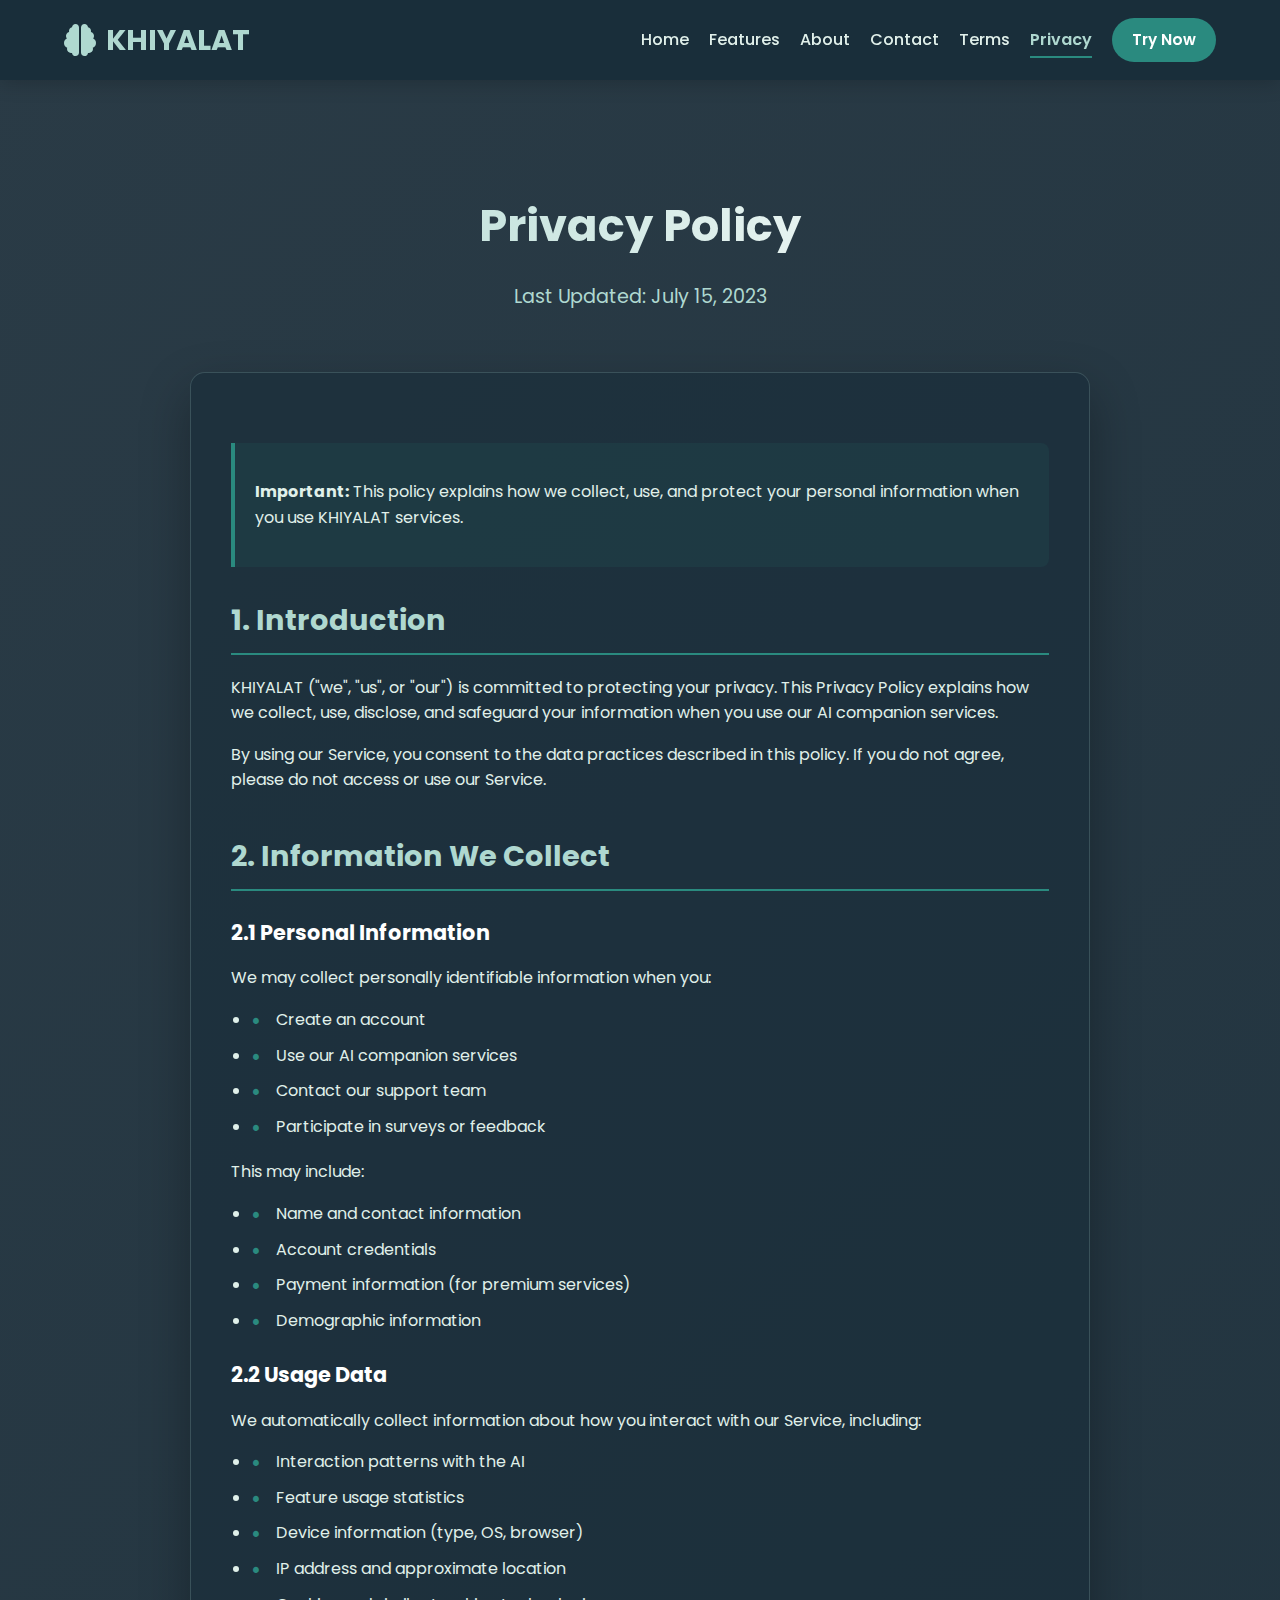
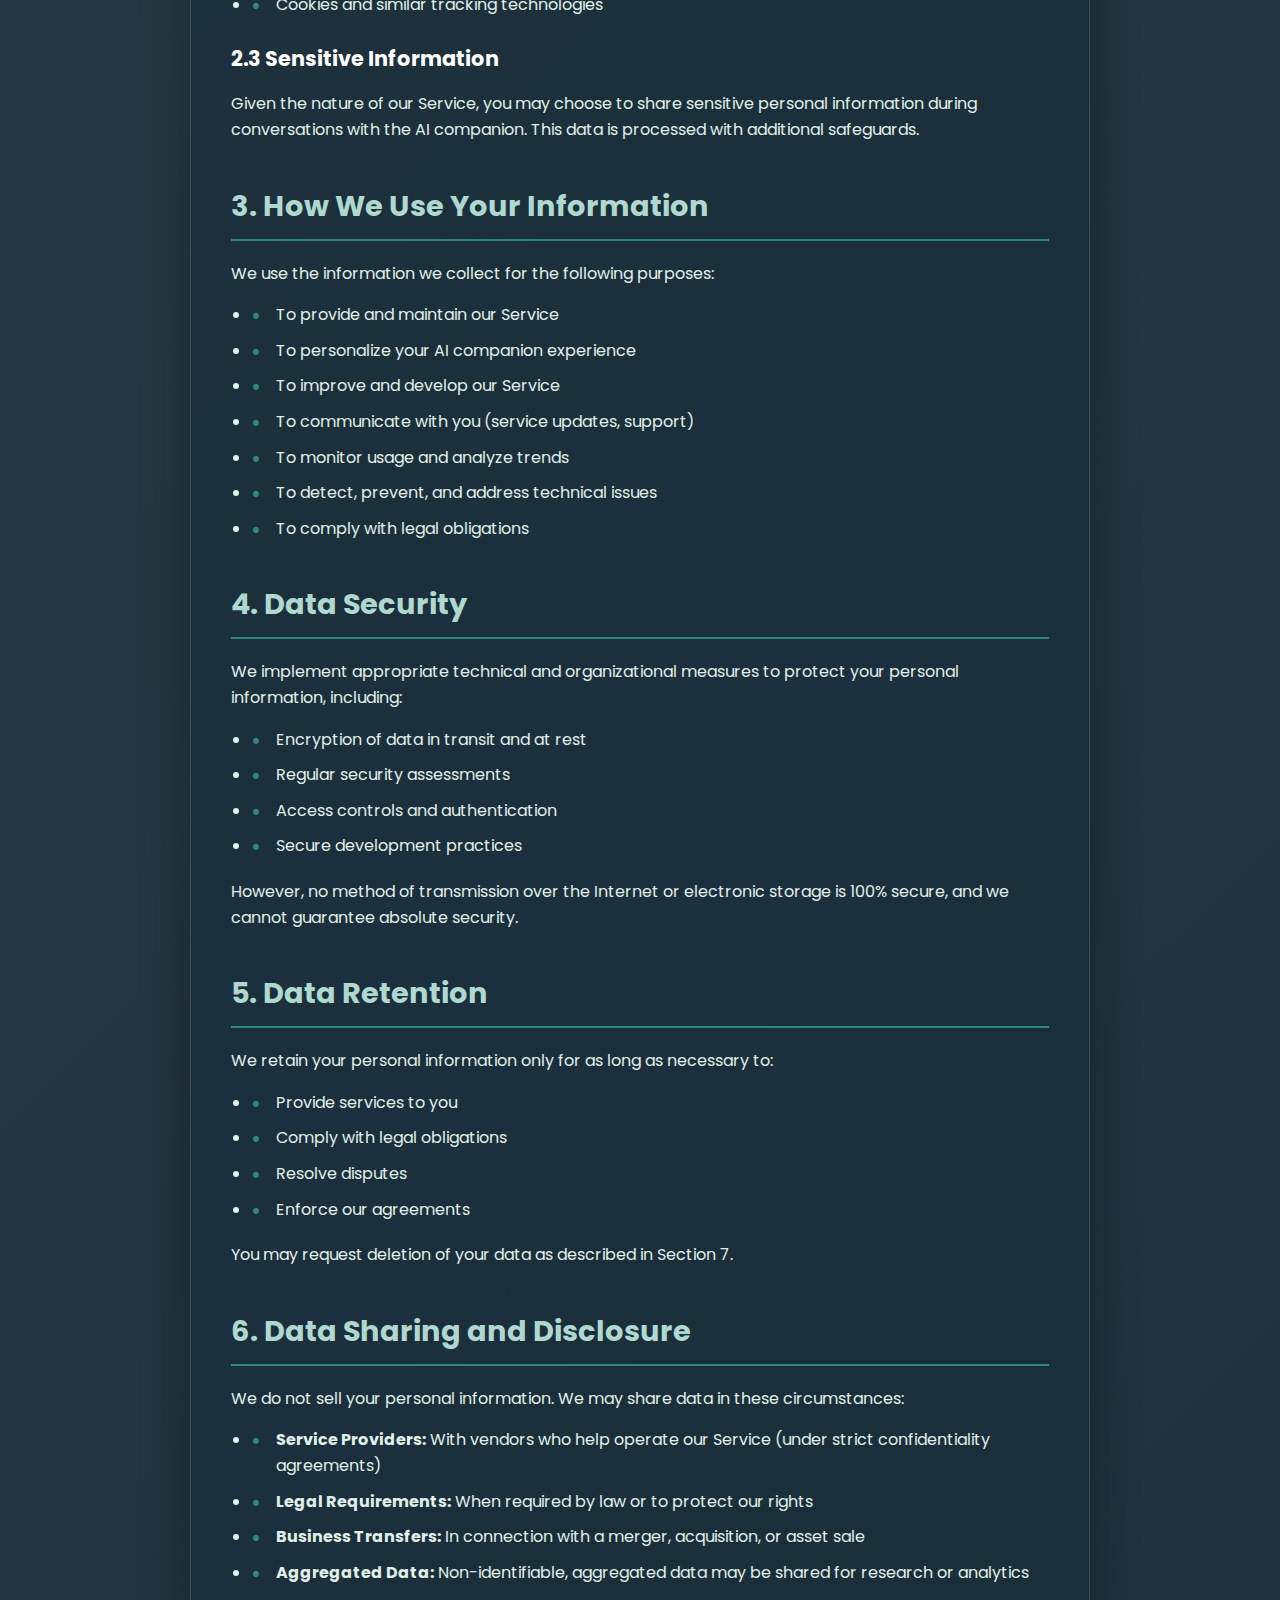
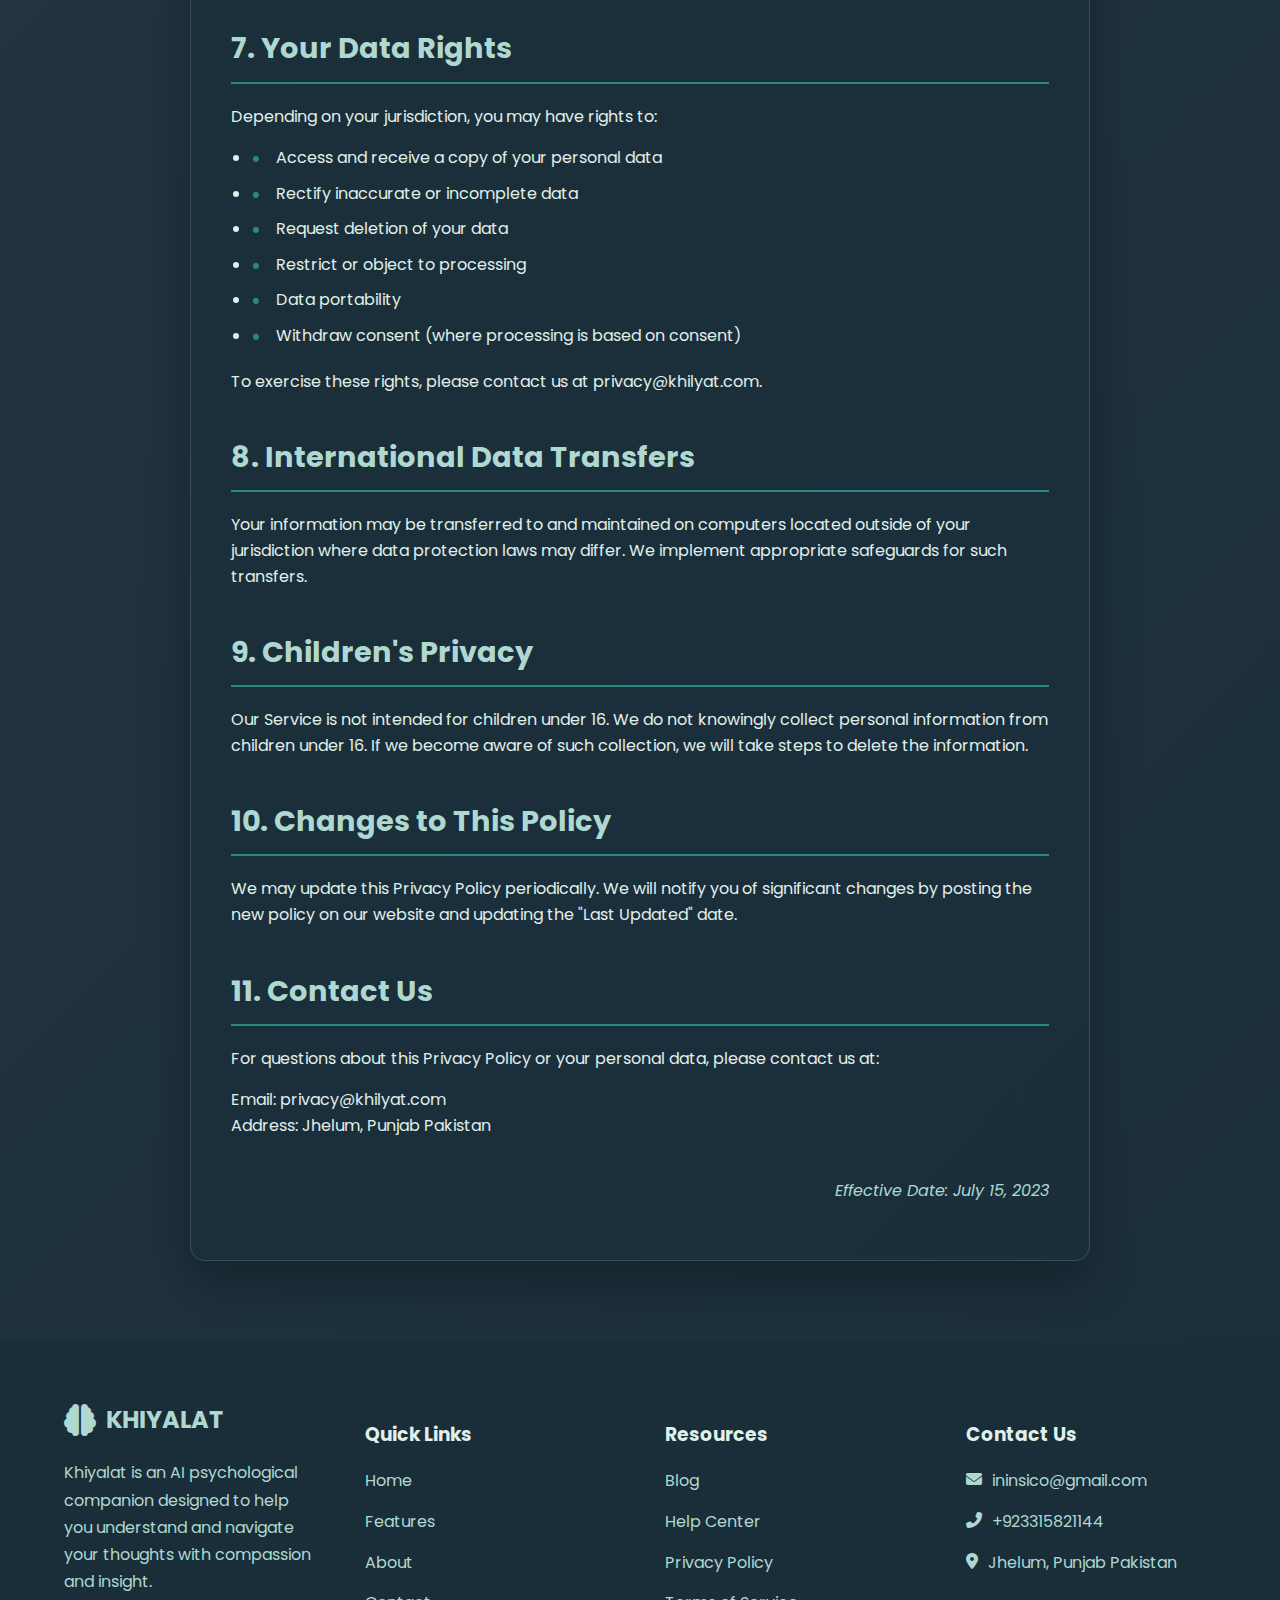
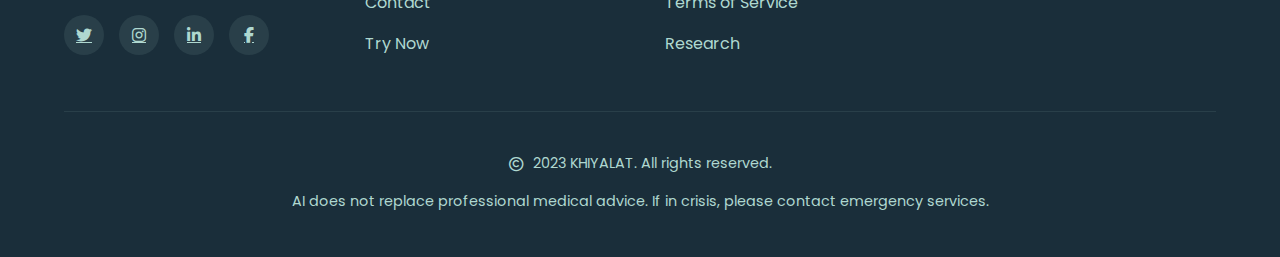
<file: Khiyalat/termsofservice.html>
<!DOCTYPE html>
<html lang="en">

<head>
    <meta charset="UTF-8">
    <meta name="viewport" content="width=device-width, initial-scale=1.0">
    <title>Privacy Policy | KHIYALAT</title>
    <link rel="stylesheet" href="https://cdnjs.cloudflare.com/ajax/libs/font-awesome/6.4.0/css/all.min.css">
    <link href="https://fonts.googleapis.com/css2?family=Poppins:wght@300;400;500;600;700&display=swap" rel="stylesheet">
    <style>
        :root {
            --therapy-dark: #1a2e3a;
            --therapy-medium: #2a3b46;
            --therapy-light: #3a4a55;
            --accent-teal: #2a8a7f;
            --accent-light: #afd8d0;
            --text-light: #e0f0ea;
            --nav-height: 80px;
        }

        body {
            font-family: 'Poppins', sans-serif;
            background: linear-gradient(135deg, var(--therapy-medium) 0%, var(--therapy-dark) 100%);
            color: var(--text-light);
            min-height: 100vh;
            margin: 0;
            display: flex;
            flex-direction: column;
            line-height: 1.6;
        }

        /* Navigation - Same as features.html */
        nav {
            position: fixed;
            top: 0;
            left: 0;
            width: 100%;
            height: var(--nav-height);
            background: rgba(26, 46, 58, 0.98);
            backdrop-filter: blur(10px);
            display: flex;
            justify-content: space-between;
            align-items: center;
            padding: 0 5%;
            z-index: 1000;
            box-shadow: 0 2px 20px rgba(0, 0, 0, 0.2);
            box-sizing: border-box;
        }

        .nav-logo {
            font-size: 1.8rem;
            font-weight: 700;
            color: var(--accent-light);
            text-decoration: none;
            display: flex;
            align-items: center;
            gap: 10px;
            white-space: nowrap;
        }

        .nav-logo i {
            font-size: 2rem;
        }

        .nav-links {
            display: flex;
            gap: 20px;
            align-items: center;
        }

        .nav-link {
            color: var(--text-light);
            text-decoration: none;
            font-weight: 500;
            font-size: 1rem;
            position: relative;
            transition: all 0.3s ease;
            white-space: nowrap;
        }

        .nav-link::after {
            content: '';
            position: absolute;
            bottom: -5px;
            left: 0;
            width: 0;
            height: 2px;
            background-color: var(--accent-teal);
            transition: width 0.3s ease;
        }

        .nav-link:hover {
            color: var(--accent-light);
        }

        .nav-link:hover::after {
            width: 100%;
        }

        .nav-link.active {
            color: var(--accent-light);
            font-weight: 600;
        }

        .nav-link.active::after {
            width: 100%;
        }

        .nav-cta {
            background-color: var(--accent-teal);
            color: white;
            padding: 10px 20px;
            border-radius: 50px;
            font-weight: 600;
            transition: all 0.3s ease;
            font-size: 0.95rem;
            white-space: nowrap;
        }

        .nav-cta:hover {
            background-color: #1d6a60;
            transform: translateY(-2px);
            box-shadow: 0 5px 15px rgba(42, 138, 127, 0.4);
        }

        /* Privacy Content */
        .privacy-container {
            max-width: 900px;
            margin: calc(var(--nav-height) + 40px) auto 80px;
            padding: 0 5%;
        }

        .privacy-header {
            text-align: center;
            margin-bottom: 60px;
            padding-top: 40px;
        }

        .privacy-header h1 {
            font-size: 2.8rem;
            font-weight: 700;
            margin-bottom: 20px;
            background: linear-gradient(to right, var(--accent-light), white);
            -webkit-background-clip: text;
            -webkit-text-fill-color: transparent;
        }

        .privacy-header p {
            color: var(--accent-light);
            font-size: 1.2rem;
        }

        .privacy-content {
            background: rgba(26, 46, 58, 0.7);
            border-radius: 15px;
            padding: 40px;
            box-shadow: 0 20px 50px rgba(0, 0, 0, 0.3);
            border: 1px solid rgba(175, 216, 208, 0.2);
        }

        .privacy-section {
            margin-bottom: 40px;
        }

        .privacy-section h2 {
            color: var(--accent-light);
            font-size: 1.8rem;
            margin-bottom: 20px;
            padding-bottom: 10px;
            border-bottom: 2px solid var(--accent-teal);
        }

        .privacy-section h3 {
            color: white;
            font-size: 1.3rem;
            margin: 25px 0 15px;
        }

        .privacy-section p {
            margin-bottom: 15px;
        }

        .privacy-section ul {
            margin-bottom: 20px;
            padding-left: 20px;
        }

        .privacy-section li {
            margin-bottom: 10px;
            position: relative;
            padding-left: 25px;
            line-height: 1.6;
        }

        .privacy-section li:before {
            content: "•";
            color: var(--accent-teal);
            font-size: 1.5rem;
            position: absolute;
            left: 0;
            top: -5px;
        }

        .notice-box {
            background: rgba(42, 138, 127, 0.1);
            border-left: 4px solid var(--accent-teal);
            padding: 20px;
            margin: 30px 0;
            border-radius: 0 8px 8px 0;
        }

        .update-date {
            font-style: italic;
            color: var(--accent-light);
            text-align: right;
            margin-top: 40px;
        }

        /* Footer - Same as features.html */
        footer {
            background: var(--therapy-dark);
            padding: 60px 5% 30px;
            margin-top: auto;
        }

        .footer-container {
            max-width: 1200px;
            margin: 0 auto;
            display: grid;
            grid-template-columns: repeat(auto-fit, minmax(200px, 1fr));
            gap: 50px;
        }

        .footer-logo {
            display: flex;
            align-items: center;
            gap: 10px;
            font-size: 1.5rem;
            font-weight: 700;
            color: var(--accent-light);
            margin-bottom: 20px;
        }

        .footer-logo i {
            font-size: 2rem;
        }

        .footer-about {
            color: var(--accent-light);
            line-height: 1.7;
            margin-bottom: 20px;
        }

        .footer-social {
            display: flex;
            gap: 15px;
        }

        .social-icon {
            width: 40px;
            height: 40px;
            border-radius: 50%;
            background-color: rgba(175, 216, 208, 0.1);
            display: flex;
            align-items: center;
            justify-content: center;
            color: var(--accent-light);
            transition: all 0.3s ease;
        }

        .social-icon:hover {
            background-color: var(--accent-teal);
            color: white;
            transform: translateY(-3px);
        }

        .footer-links h3 {
            font-size: 1.3rem;
            font-weight: 600;
            margin-bottom: 20px;
            color: white;
        }

        .footer-link {
            display: block;
            color: var(--accent-light);
            margin-bottom: 15px;
            text-decoration: none;
            transition: all 0.3s ease;
        }

        .footer-link:hover {
            color: white;
            transform: translateX(5px);
        }

        .footer-contact h3 {
            font-size: 1.3rem;
            font-weight: 600;
            margin-bottom: 20px;
            color: white;
        }

        .contact-info {
            color: var(--accent-light);
            margin-bottom: 15px;
            display: flex;
            align-items: flex-start;
            gap: 10px;
        }

        .contact-info i {
            margin-top: 3px;
        }

        .footer-bottom {
            text-align: center;
            padding-top: 40px;
            margin-top: 40px;
            border-top: 1px solid rgba(175, 216, 208, 0.1);
            color: var(--accent-light);
            font-size: 0.9rem;
        }

        .copyright {
            display: flex;
            justify-content: center;
            align-items: center;
            gap: 10px;
            margin-bottom: 10px;
        }

        @media (max-width: 768px) {
            .privacy-header h1 {
                font-size: 2.2rem;
            }
            
            .privacy-content {
                padding: 30px;
            }
            
            .privacy-section h2 {
                font-size: 1.5rem;
            }
        }

        @media (max-width: 480px) {
            .privacy-header h1 {
                font-size: 1.8rem;
            }
            
            .nav-logo span {
                display: none;
            }
            
            .privacy-content {
                padding: 20px;
            }
        }
    </style>
</head>

<body>
    <!-- Navigation -->
    <nav>
        <a href="index.html" class="nav-logo">
            <i class="fas fa-brain"></i>
            <span>KHIYALAT</span>
        </a>
        <div class="nav-links">
            <a href="index.html" class="nav-link">Home</a>
            <a href="features.html" class="nav-link">Features</a>
            <a href="about.html" class="nav-link">About</a>
            <a href="contact.html" class="nav-link">Contact</a>
            <a href="terms.html" class="nav-link">Terms</a>
            <a href="privacy-policy.html" class="nav-link active">Privacy</a>
            <a href="try-now.html" class="nav-link nav-cta">Try Now</a>
        </div>
    </nav>

    <!-- Privacy Content -->
    <div class="privacy-container">
        <div class="privacy-header">
            <h1>Privacy Policy</h1>
            <p>Last Updated: July 15, 2023</p>
        </div>

        <div class="privacy-content">
            <div class="notice-box">
                <p><strong>Important:</strong> This policy explains how we collect, use, and protect your personal information when you use KHIYALAT services.</p>
            </div>

            <div class="privacy-section">
                <h2>1. Introduction</h2>
                <p>KHIYALAT ("we", "us", or "our") is committed to protecting your privacy. This Privacy Policy explains how we collect, use, disclose, and safeguard your information when you use our AI companion services.</p>
                <p>By using our Service, you consent to the data practices described in this policy. If you do not agree, please do not access or use our Service.</p>
            </div>

            <div class="privacy-section">
                <h2>2. Information We Collect</h2>
                <h3>2.1 Personal Information</h3>
                <p>We may collect personally identifiable information when you:</p>
                <ul>
                    <li>Create an account</li>
                    <li>Use our AI companion services</li>
                    <li>Contact our support team</li>
                    <li>Participate in surveys or feedback</li>
                </ul>
                <p>This may include:</p>
                <ul>
                    <li>Name and contact information</li>
                    <li>Account credentials</li>
                    <li>Payment information (for premium services)</li>
                    <li>Demographic information</li>
                </ul>
                
                <h3>2.2 Usage Data</h3>
                <p>We automatically collect information about how you interact with our Service, including:</p>
                <ul>
                    <li>Interaction patterns with the AI</li>
                    <li>Feature usage statistics</li>
                    <li>Device information (type, OS, browser)</li>
                    <li>IP address and approximate location</li>
                    <li>Cookies and similar tracking technologies</li>
                </ul>
                
                <h3>2.3 Sensitive Information</h3>
                <p>Given the nature of our Service, you may choose to share sensitive personal information during conversations with the AI companion. This data is processed with additional safeguards.</p>
            </div>

            <div class="privacy-section">
                <h2>3. How We Use Your Information</h2>
                <p>We use the information we collect for the following purposes:</p>
                <ul>
                    <li>To provide and maintain our Service</li>
                    <li>To personalize your AI companion experience</li>
                    <li>To improve and develop our Service</li>
                    <li>To communicate with you (service updates, support)</li>
                    <li>To monitor usage and analyze trends</li>
                    <li>To detect, prevent, and address technical issues</li>
                    <li>To comply with legal obligations</li>
                </ul>
            </div>

            <div class="privacy-section">
                <h2>4. Data Security</h2>
                <p>We implement appropriate technical and organizational measures to protect your personal information, including:</p>
                <ul>
                    <li>Encryption of data in transit and at rest</li>
                    <li>Regular security assessments</li>
                    <li>Access controls and authentication</li>
                    <li>Secure development practices</li>
                </ul>
                <p>However, no method of transmission over the Internet or electronic storage is 100% secure, and we cannot guarantee absolute security.</p>
            </div>

            <div class="privacy-section">
                <h2>5. Data Retention</h2>
                <p>We retain your personal information only for as long as necessary to:</p>
                <ul>
                    <li>Provide services to you</li>
                    <li>Comply with legal obligations</li>
                    <li>Resolve disputes</li>
                    <li>Enforce our agreements</li>
                </ul>
                <p>You may request deletion of your data as described in Section 7.</p>
            </div>

            <div class="privacy-section">
                <h2>6. Data Sharing and Disclosure</h2>
                <p>We do not sell your personal information. We may share data in these circumstances:</p>
                <ul>
                    <li><strong>Service Providers:</strong> With vendors who help operate our Service (under strict confidentiality agreements)</li>
                    <li><strong>Legal Requirements:</strong> When required by law or to protect our rights</li>
                    <li><strong>Business Transfers:</strong> In connection with a merger, acquisition, or asset sale</li>
                    <li><strong>Aggregated Data:</strong> Non-identifiable, aggregated data may be shared for research or analytics</li>
                </ul>
            </div>

            <div class="privacy-section">
                <h2>7. Your Data Rights</h2>
                <p>Depending on your jurisdiction, you may have rights to:</p>
                <ul>
                    <li>Access and receive a copy of your personal data</li>
                    <li>Rectify inaccurate or incomplete data</li>
                    <li>Request deletion of your data</li>
                    <li>Restrict or object to processing</li>
                    <li>Data portability</li>
                    <li>Withdraw consent (where processing is based on consent)</li>
                </ul>
                <p>To exercise these rights, please contact us at privacy@khilyat.com.</p>
            </div>

            <div class="privacy-section">
                <h2>8. International Data Transfers</h2>
                <p>Your information may be transferred to and maintained on computers located outside of your jurisdiction where data protection laws may differ. We implement appropriate safeguards for such transfers.</p>
            </div>

            <div class="privacy-section">
                <h2>9. Children's Privacy</h2>
                <p>Our Service is not intended for children under 16. We do not knowingly collect personal information from children under 16. If we become aware of such collection, we will take steps to delete the information.</p>
            </div>

            <div class="privacy-section">
                <h2>10. Changes to This Policy</h2>
                <p>We may update this Privacy Policy periodically. We will notify you of significant changes by posting the new policy on our website and updating the "Last Updated" date.</p>
            </div>

            <div class="privacy-section">
                <h2>11. Contact Us</h2>
                <p>For questions about this Privacy Policy or your personal data, please contact us at:</p>
                <p>
                    Email: privacy@khilyat.com<br>
                    Address: Jhelum, Punjab Pakistan
                </p>
            </div>

            <p class="update-date">Effective Date: July 15, 2023</p>
        </div>
    </div>

    <!-- Footer -->
    <footer>
        <div class="footer-container">
            <div class="footer-about-col">
                <div class="footer-logo">
                    <i class="fas fa-brain"></i>
                    <span>KHIYALAT</span>
                </div>
                <p class="footer-about">
                    Khiyalat is an AI psychological companion designed to help you understand and navigate your thoughts
                    with compassion and insight.
                </p>
                <div class="footer-social">
                    <a href="#" class="social-icon"><i class="fab fa-twitter"></i></a>
                    <a href="#" class="social-icon"><i class="fab fa-instagram"></i></a>
                    <a href="#" class="social-icon"><i class="fab fa-linkedin-in"></i></a>
                    <a href="#" class="social-icon"><i class="fab fa-facebook-f"></i></a>
                </div>
            </div>
            <div class="footer-links-col">
                <h3>Quick Links</h3>
                <a href="index.html" class="footer-link">Home</a>
                <a href="features.html" class="footer-link">Features</a>
                <a href="about.html" class="footer-link">About</a>
                <a href="contact.html" class="footer-link">Contact</a>
                <a href="try-now.html" class="footer-link">Try Now</a>
            </div>
            <div class="footer-links-col">
                <h3>Resources</h3>
                <a href="blog.html" class="footer-link">Blog</a>
                <a href="contact.html" class="footer-link">Help Center</a>
                <a href="privacy-policy.html" class="footer-link active">Privacy Policy</a>
                <a href="termsofservice.html" class="footer-link">Terms of Service</a>
                <a href="research.html" class="footer-link">Research</a>
            </div>
            <div class="footer-contact-col">
                <h3>Contact Us</h3>
                <div class="contact-info">
                    <i class="fas fa-envelope"></i>
                    <span>ininsico@gmail.com</span>
                </div>
                <div class="contact-info">
                    <i class="fas fa-phone-alt"></i>
                    <span>+923315821144</span>
                </div>
                <div class="contact-info">
                    <i class="fas fa-map-marker-alt"></i>
                    <span>Jhelum, Punjab Pakistan</span>
                </div>
            </div>
        </div>
        <div class="footer-bottom">
            <div class="copyright">
                <i class="far fa-copyright"></i>
                <span>2023 KHIYALAT. All rights reserved.</span>
            </div>
            <p>AI does not replace professional medical advice. If in crisis, please contact emergency services.</p>
        </div>
    </footer>

    <script>
        // Navigation active state
        document.addEventListener('DOMContentLoaded', function() {
            const currentPage = window.location.pathname.split('/').pop() || 'index.html';
            const navLinks = document.querySelectorAll('.nav-link');
            
            navLinks.forEach(link => {
                if (link.getAttribute('href') === currentPage) {
                    link.classList.add('active');
                }
            });
        });
    </script>
</body>
</html>
</file>
<file: Khiyalat/style.css>
:root {
    --therapy-dark: #1a2e3a;
    --therapy-medium: #2a3b46;
    --therapy-light: #3a4a55;
    --accent-teal: #2a8a7f;
    --accent-light: #afd8d0;
    --text-light: #e0f0ea;
    --nav-height: 80px;
}

* {
    margin: 0;
    padding: 0;
    box-sizing: border-box;
    font-family: 'Poppins', 'Segoe UI', Tahoma, Geneva, Verdana, sans-serif;
}

@import url('https://fonts.googleapis.com/css2?family=Poppins:wght@300;400;500;600;700&display=swap');

body {
    display: flex;
    flex-direction: column;
    min-height: 100vh;
    background: linear-gradient(135deg, var(--therapy-medium) 0%, var(--therapy-dark) 100%);
    color: var(--text-light);
    overflow-x: hidden;
}

/* Navigation */
nav {
    position: fixed;
    top: 0;
    left: 0;
    width: 100%;
    height: var(--nav-height);
    background-color: rgba(26, 46, 58, 0.9);
    backdrop-filter: blur(10px);
    display: flex;
    justify-content: space-between;
    align-items: center;
    padding: 0 5%;
    z-index: 1000;
    box-shadow: 0 2px 20px rgba(0, 0, 0, 0.2);
    transition: all 0.3s ease;
}

.nav-logo {
    font-size: 1.8rem;
    font-weight: 700;
    color: var(--accent-light);
    text-decoration: none;
    display: flex;
    align-items: center;
    gap: 10px;
}

.nav-logo i {
    font-size: 2rem;
}

.nav-links {
    display: flex;
    gap: 30px;
}

.nav-link {
    color: var(--text-light);
    text-decoration: none;
    font-weight: 500;
    font-size: 1.1rem;
    position: relative;
    transition: all 0.3s ease;
}

.nav-link::after {
    content: '';
    position: absolute;
    bottom: -5px;
    left: 0;
    width: 0;
    height: 2px;
    background-color: var(--accent-teal);
    transition: width 0.3s ease;
}

.nav-link:hover {
    color: var(--accent-light);
}

.nav-link:hover::after {
    width: 100%;
}

.nav-cta {
    background-color: var(--accent-teal);
    color: white;
    padding: 10px 25px;
    border-radius: 50px;
    font-weight: 600;
    transition: all 0.3s ease;
}

.nav-cta:hover {
    background-color: #1d6a60;
    transform: translateY(-2px);
    box-shadow: 0 5px 15px rgba(42, 138, 127, 0.4);
}

/* Hero Section */
.hero {
    height: 100vh;
    display: flex;
    align-items: center;
    padding-top: var(--nav-height);
    position: relative;
    overflow: hidden;
}

.hero::before {
    content: '';
    position: absolute;
    top: 0;
    left: 0;
    width: 100%;
    height: 100%;
    background: radial-gradient(circle at 20% 30%, rgba(42, 138, 127, 0.1) 0%, transparent 40%);
    z-index: 0;
}

.hero-content {
    max-width: 1200px;
    margin: 0 auto;
    padding: 0 5%;
    display: flex;
    align-items: center;
    justify-content: space-between;
    width: 100%;
    position: relative;
    z-index: 1;
}

.hero-text {
    max-width: 600px;
    transform: translateY(30px);
    opacity: 0;
    animation: fadeInUp 1s ease-out 0.3s forwards;
}

.hero-title {
    font-size: 4rem;
    font-weight: 700;
    margin-bottom: 20px;
    line-height: 1.2;
    background: linear-gradient(to right, var(--accent-light), var(--text-light));
    -webkit-background-clip: text;
    -webkit-text-fill-color: transparent;
}

.hero-subtitle {
    font-size: 1.5rem;
    font-weight: 300;
    margin-bottom: 30px;
    line-height: 1.6;
    color: var(--accent-light);
}

.hero-cta {
    display: inline-flex;
    gap: 15px;
}

.btn-primary {
    background-color: var(--accent-teal);
    color: white;
    border: none;
    padding: 15px 35px;
    border-radius: 50px;
    font-size: 1.1rem;
    font-weight: 600;
    cursor: pointer;
    transition: all 0.3s ease;
    display: inline-flex;
    align-items: center;
    box-shadow: 0 5px 20px rgba(42, 138, 127, 0.3);
}

.btn-primary:hover {
    background-color: #1d6a60;
    transform: translateY(-3px);
    box-shadow: 0 8px 25px rgba(42, 138, 127, 0.4);
}

.btn-secondary {
    background-color: transparent;
    color: var(--accent-light);
    border: 2px solid var(--accent-light);
    padding: 15px 30px;
    border-radius: 50px;
    font-size: 1.1rem;
    font-weight: 600;
    cursor: pointer;
    transition: all 0.3s ease;
    display: inline-flex;
    align-items: center;
}

.btn-secondary:hover {
    background-color: rgba(175, 216, 208, 0.1);
    transform: translateY(-3px);
}

.hero-image {
    position: relative;
    width: 500px;
    height: 500px;
    transform: translateY(30px);
    opacity: 0;
    animation: fadeInUp 1s ease-out 0.6s forwards;
}

.hero-ai-bot {
    width: 100%;
    height: 100%;
    background: url('data:image/svg+xml;utf8,<svg xmlns="http://www.w3.org/2000/svg" viewBox="0 0 500 500"><circle cx="250" cy="250" r="200" fill="%232a8a7f" opacity="0.8"/><circle cx="250" cy="150" r="50" fill="%23ffffff"/><path d="M150 300 Q250 400 350 300" stroke="%23ffffff" stroke-width="10" fill="none"/></svg>') center no-repeat;
    background-size: contain;
    position: relative;
    animation: float 6s ease-in-out infinite;
}

.hero-ai-bot::before {
    content: '';
    position: absolute;
    top: -20px;
    left: -20px;
    right: -20px;
    bottom: -20px;
    border: 2px dashed var(--accent-teal);
    border-radius: 50%;
    animation: rotate 30s linear infinite;
    opacity: 0.3;
}

/* Features Section */
.features {
    padding: 100px 5%;
    background: linear-gradient(to bottom, var(--therapy-dark), var(--therapy-medium));
    position: relative;
}

.section-header {
    text-align: center;
    margin-bottom: 80px;
    transform: translateY(30px);
    opacity: 0;
    transition: all 0.8s ease;
}

.section-header.visible {
    transform: translateY(0);
    opacity: 1;
}

.section-title {
    font-size: 2.5rem;
    font-weight: 700;
    margin-bottom: 20px;
    color: var(--accent-light);
}

.section-subtitle {
    font-size: 1.2rem;
    color: var(--accent-light);
    max-width: 700px;
    margin: 0 auto;
    line-height: 1.6;
}

.features-grid {
    display: grid;
    grid-template-columns: repeat(auto-fit, minmax(300px, 1fr));
    gap: 40px;
    max-width: 1200px;
    margin: 0 auto;
}

.feature-card {
    background: rgba(240, 248, 255, 0.05);
    backdrop-filter: blur(10px);
    border-radius: 20px;
    padding: 40px 30px;
    border: 1px solid rgba(175, 216, 208, 0.1);
    transition: all 0.4s ease;
    transform: translateY(50px);
    opacity: 0;
}

.feature-card:nth-child(1) {
    transition-delay: 0.2s;
}

.feature-card:nth-child(2) {
    transition-delay: 0.4s;
}

.feature-card:nth-child(3) {
    transition-delay: 0.6s;
}

.feature-card.visible {
    transform: translateY(0);
    opacity: 1;
}

.feature-card:hover {
    transform: translateY(-10px) !important;
    background: rgba(240, 248, 255, 0.1);
    box-shadow: 0 15px 35px rgba(0, 0, 0, 0.2);
    border-color: rgba(175, 216, 208, 0.2);
}

.feature-icon {
    width: 80px;
    height: 80px;
    background-color: var(--accent-teal);
    border-radius: 50%;
    display: flex;
    align-items: center;
    justify-content: center;
    margin-bottom: 30px;
    font-size: 2rem;
    color: white;
    box-shadow: 0 5px 20px rgba(42, 138, 127, 0.3);
}

.feature-title {
    font-size: 1.5rem;
    font-weight: 600;
    margin-bottom: 15px;
    color: white;
}

.feature-desc {
    color: var(--accent-light);
    line-height: 1.7;
    font-size: 1.1rem;
}

/* Demo Section */
.demo {
    padding: 150px 5%;
    position: relative;
    overflow: hidden;
}

.demo::before {
    content: '';
    position: absolute;
    top: 0;
    left: 0;
    width: 100%;
    height: 100%;
    background: radial-gradient(circle at 80% 50%, rgba(42, 138, 127, 0.1) 0%, transparent 40%);
    z-index: 0;
}

.demo-container {
    max-width: 1200px;
    margin: 0 auto;
    display: flex;
    align-items: center;
    gap: 50px;
    position: relative;
    z-index: 1;
}

.demo-text {
    flex: 1;
    transform: translateX(-50px);
    opacity: 0;
    transition: all 0.8s ease;
}

.demo-text.visible {
    transform: translateX(0);
    opacity: 1;
}

.demo-title {
    font-size: 2.5rem;
    font-weight: 700;
    margin-bottom: 20px;
    color: var(--accent-light);
}

.demo-desc {
    font-size: 1.1rem;
    line-height: 1.8;
    margin-bottom: 30px;
    color: var(--text-light);
}

.demo-features {
    margin-bottom: 40px;
}

.demo-feature {
    display: flex;
    align-items: flex-start;
    gap: 15px;
    margin-bottom: 20px;
}

.demo-feature i {
    color: var(--accent-teal);
    font-size: 1.2rem;
    margin-top: 3px;
}

.demo-feature-text {
    font-size: 1.1rem;
    color: var(--text-light);
}

.demo-visual {
    flex: 1;
    position: relative;
    transform: translateX(50px);
    opacity: 0;
    transition: all 0.8s ease;
}

.demo-visual.visible {
    transform: translateX(0);
    opacity: 1;
}

.chat-demo {
    background: rgba(240, 248, 255, 0.95);
    border-radius: 20px;
    padding: 30px;
    box-shadow: 0 20px 50px rgba(0, 0, 0, 0.3);
    width: 100%;
    max-width: 500px;
    margin-left: auto;
    position: relative;
    overflow: hidden;
}

.chat-demo::before {
    content: '';
    position: absolute;
    top: 0;
    right: 0;
    width: 200px;
    height: 200px;
    background: radial-gradient(circle, rgba(42, 138, 127, 0.1) 0%, transparent 70%);
    z-index: 0;
}

.chat-header {
    display: flex;
    align-items: center;
    gap: 15px;
    margin-bottom: 20px;
    position: relative;
    z-index: 1;
}

.chat-avatar {
    width: 50px;
    height: 50px;
    border-radius: 50%;
    background-color: var(--accent-teal);
    display: flex;
    align-items: center;
    justify-content: center;
    color: white;
    font-size: 1.5rem;
}

.chat-title {
    font-size: 1.3rem;
    font-weight: 600;
    color: var(--therapy-dark);
}

.chat-subtitle {
    font-size: 0.9rem;
    color: var(--therapy-light);
}

.chat-messages {
    height: 300px;
    overflow-y: auto;
    margin-bottom: 20px;
    position: relative;
    z-index: 1;
}

.message {
    margin-bottom: 15px;
    display: flex;
    gap: 10px;
}

.bot-message .message-content {
    background-color: #f0f7f6;
    color: var(--therapy-dark);
    padding: 12px 15px;
    border-radius: 0 15px 15px 15px;
    max-width: 80%;
    line-height: 1.5;
    position: relative;
}

.bot-message .message-content::after {
    content: '';
    position: absolute;
    left: -8px;
    top: 0;
    border: 8px solid transparent;
    border-right-color: #f0f7f6;
    border-left: 0;
}

.user-message {
    justify-content: flex-end;
}

.user-message .message-content {
    background-color: var(--accent-teal);
    color: white;
    padding: 12px 15px;
    border-radius: 15px 0 15px 15px;
    max-width: 80%;
    line-height: 1.5;
    position: relative;
}

.user-message .message-content::after {
    content: '';
    position: absolute;
    right: -8px;
    top: 0;
    border: 8px solid transparent;
    border-left-color: var(--accent-teal);
    border-right: 0;
}

.chat-input {
    display: flex;
    gap: 10px;
    position: relative;
    z-index: 1;
}

.chat-input-field {
    flex: 1;
    padding: 12px 20px;
    border-radius: 50px;
    border: 1px solid #e0e8f0;
    font-size: 1rem;
    outline: none;
}

.chat-send-btn {
    width: 50px;
    height: 50px;
    border-radius: 50%;
    background-color: var(--accent-teal);
    color: white;
    border: none;
    display: flex;
    align-items: center;
    justify-content: center;
    cursor: pointer;
    transition: all 0.3s ease;
}

.chat-send-btn:hover {
    background-color: #1d6a60;
    transform: translateY(-2px);
}

/* Testimonials */
.testimonials {
    padding: 100px 5%;
    background: linear-gradient(to bottom, var(--therapy-medium), var(--therapy-dark));
}

.testimonials-grid {
    display: grid;
    grid-template-columns: repeat(auto-fit, minmax(300px, 1fr));
    gap: 30px;
    max-width: 1200px;
    margin: 0 auto;
}

.testimonial-card {
    background: rgba(240, 248, 255, 0.05);
    backdrop-filter: blur(10px);
    border-radius: 20px;
    padding: 30px;
    border: 1px solid rgba(175, 216, 208, 0.1);
    transition: all 0.4s ease;
    transform: translateY(50px);
    opacity: 0;
}

.testimonial-card:nth-child(1) {
    transition-delay: 0.2s;
}

.testimonial-card:nth-child(2) {
    transition-delay: 0.4s;
}

.testimonial-card:nth-child(3) {
    transition-delay: 0.6s;
}

.testimonial-card.visible {
    transform: translateY(0);
    opacity: 1;
}

.testimonial-card:hover {
    transform: translateY(-10px) !important;
    background: rgba(240, 248, 255, 0.1);
    box-shadow: 0 15px 35px rgba(0, 0, 0, 0.2);
    border-color: rgba(175, 216, 208, 0.2);
}

.testimonial-text {
    font-style: italic;
    line-height: 1.7;
    margin-bottom: 20px;
    color: var(--text-light);
    position: relative;
}

.testimonial-text::before {
    content: '"';
    font-size: 4rem;
    position: absolute;
    top: -20px;
    left: -15px;
    color: rgba(175, 216, 208, 0.2);
    font-family: serif;
    line-height: 1;
}

.testimonial-author {
    display: flex;
    align-items: center;
    gap: 15px;
}

.author-avatar {
    width: 50px;
    height: 50px;
    border-radius: 50%;
    background-color: var(--accent-teal);
    display: flex;
    align-items: center;
    justify-content: center;
    color: white;
    font-weight: bold;
}

.author-info h4 {
    font-weight: 600;
    margin-bottom: 5px;
}

.author-info p {
    color: var(--accent-light);
    font-size: 0.9rem;
}

/* CTA Section */
.cta {
    padding: 150px 5%;
    text-align: center;
    position: relative;
    overflow: hidden;
}

.cta::before {
    content: '';
    position: absolute;
    top: 0;
    left: 0;
    width: 100%;
    height: 100%;
    background: radial-gradient(circle at center, rgba(42, 138, 127, 0.1) 0%, transparent 70%);
    z-index: 0;
}

.cta-container {
    max-width: 800px;
    margin: 0 auto;
    position: relative;
    z-index: 1;
    transform: translateY(50px);
    opacity: 0;
    transition: all 0.8s ease;
}

.cta-container.visible {
    transform: translateY(0);
    opacity: 1;
}

.cta-title {
    font-size: 2.5rem;
    font-weight: 700;
    margin-bottom: 20px;
    color: var(--accent-light);
}

.cta-desc {
    font-size: 1.2rem;
    line-height: 1.7;
    margin-bottom: 40px;
    color: var(--text-light);
}

/* Footer */
footer {
    background-color: var(--therapy-dark);
    padding: 80px 5% 40px;
    position: relative;
}

.footer-container {
    max-width: 1200px;
    margin: 0 auto;
    display: grid;
    grid-template-columns: repeat(auto-fit, minmax(200px, 1fr));
    gap: 50px;
}

.footer-logo {
    display: flex;
    align-items: center;
    gap: 10px;
    font-size: 1.5rem;
    font-weight: 700;
    color: var(--accent-light);
    margin-bottom: 20px;
}

.footer-logo i {
    font-size: 2rem;
}

.footer-about {
    color: var(--accent-light);
    line-height: 1.7;
    margin-bottom: 20px;
}

.footer-social {
    display: flex;
    gap: 15px;
}

.social-icon {
    width: 40px;
    height: 40px;
    border-radius: 50%;
    background-color: rgba(175, 216, 208, 0.1);
    display: flex;
    align-items: center;
    justify-content: center;
    color: var(--accent-light);
    transition: all 0.3s ease;
}

.social-icon:hover {
    background-color: var(--accent-teal);
    color: white;
    transform: translateY(-3px);
}

.footer-links h3 {
    font-size: 1.3rem;
    font-weight: 600;
    margin-bottom: 20px;
    color: white;
}

.footer-link {
    display: block;
    color: var(--accent-light);
    margin-bottom: 15px;
    text-decoration: none;
    transition: all 0.3s ease;
}

.footer-link:hover {
    color: white;
    transform: translateX(5px);
}

.footer-contact h3 {
    font-size: 1.3rem;
    font-weight: 600;
    margin-bottom: 20px;
    color: white;
}

.contact-info {
    color: var(--accent-light);
    margin-bottom: 15px;
    display: flex;
    align-items: flex-start;
    gap: 10px;
}

.contact-info i {
    margin-top: 3px;
}

.footer-bottom {
    text-align: center;
    padding-top: 40px;
    margin-top: 40px;
    border-top: 1px solid rgba(175, 216, 208, 0.1);
    color: var(--accent-light);
}

/* Floating elements */
.floating-element {
    position: absolute;
    opacity: 0.1;
    z-index: 0;
    pointer-events: none;
}

.floating-element.thought-1 {
    top: 20%;
    left: 10%;
    font-size: 5rem;
    animation: float 15s ease-in-out infinite;
}

.floating-element.thought-2 {
    bottom: 15%;
    right: 10%;
    font-size: 4rem;
    animation: float 12s ease-in-out infinite reverse;
}

.floating-element.thought-3 {
    top: 40%;
    right: 15%;
    font-size: 6rem;
    animation: float 18s ease-in-out infinite 2s;
}

/* Animations */
@keyframes fadeInUp {
    from {
        opacity: 0;
        transform: translateY(30px);
    }

    to {
        opacity: 1;
        transform: translateY(0);
    }
}

@keyframes float {

    0%,
    100% {
        transform: translateY(0) rotate(0deg);
    }

    50% {
        transform: translateY(-20px) rotate(5deg);
    }
}

@keyframes rotate {
    from {
        transform: rotate(0deg);
    }

    to {
        transform: rotate(360deg);
    }
}

/* Chat demo animation */
@keyframes chatDemo {
    0% {
        transform: translateY(0);
    }

    50% {
        transform: translateY(-5px);
    }

    100% {
        transform: translateY(0);
    }
}

/* Responsive */
@media (max-width: 1024px) {
    .hero-title {
        font-size: 3rem;
    }

    .hero-subtitle {
        font-size: 1.3rem;
    }

    .hero-image {
        width: 400px;
        height: 400px;
    }

    .demo-container {
        flex-direction: column;
    }

    .demo-text,
    .demo-visual {
        width: 100%;
    }

    .chat-demo {
        margin: 0 auto;
    }
}

@media (max-width: 768px) {
    .nav-links {
        display: none;
    }

    .hero-content {
        flex-direction: column;
        text-align: center;
        padding-top: 80px;
    }

    .hero-text {
        margin-bottom: 50px;
    }

    .hero-cta {
        justify-content: center;
    }

    .hero-image {
        width: 300px;
        height: 300px;
    }

    .section-title {
        font-size: 2rem;
    }

    .section-subtitle {
        font-size: 1.1rem;
    }

    .demo-title,
    .cta-title {
        font-size: 2rem;
    }
}

@media (max-width: 480px) {
    .hero-title {
        font-size: 2.5rem;
    }

    .hero-subtitle {
        font-size: 1.1rem;
    }

    .btn-primary,
    .btn-secondary {
        padding: 12px 25px;
        font-size: 1rem;
    }

    .hero-image {
        width: 250px;
        height: 250px;
    }

    .feature-card,
    .testimonial-card {
        padding: 25px 20px;
    }

    .footer-container {
        grid-template-columns: 1fr;
    }
}
.nav-link.active {
    color: var(--accent-light);
    font-weight: 600;
}
.nav-link.active::after {
    width: 100% !important;
}
</file>
<file: Khiyalat/Khiyalat/style.css>
:root {
    --therapy-dark: #1a2e3a;
    --therapy-medium: #2a3b46;
    --therapy-light: #3a4a55;
    --accent-teal: #2a8a7f;
    --accent-light: #afd8d0;
    --text-light: #e0f0ea;
    --nav-height: 80px;
}

* {
    margin: 0;
    padding: 0;
    box-sizing: border-box;
    font-family: 'Poppins', 'Segoe UI', Tahoma, Geneva, Verdana, sans-serif;
}

@import url('https://fonts.googleapis.com/css2?family=Poppins:wght@300;400;500;600;700&display=swap');

body {
    display: flex;
    flex-direction: column;
    min-height: 100vh;
    background: linear-gradient(135deg, var(--therapy-medium) 0%, var(--therapy-dark) 100%);
    color: var(--text-light);
    overflow-x: hidden;
}

/* Navigation */
nav {
    position: fixed;
    top: 0;
    left: 0;
    width: 100%;
    height: var(--nav-height);
    background-color: rgba(26, 46, 58, 0.9);
    backdrop-filter: blur(10px);
    display: flex;
    justify-content: space-between;
    align-items: center;
    padding: 0 5%;
    z-index: 1000;
    box-shadow: 0 2px 20px rgba(0, 0, 0, 0.2);
    transition: all 0.3s ease;
}

.nav-logo {
    font-size: 1.8rem;
    font-weight: 700;
    color: var(--accent-light);
    text-decoration: none;
    display: flex;
    align-items: center;
    gap: 10px;
}

.nav-logo i {
    font-size: 2rem;
}

.nav-links {
    display: flex;
    gap: 30px;
}

.nav-link {
    color: var(--text-light);
    text-decoration: none;
    font-weight: 500;
    font-size: 1.1rem;
    position: relative;
    transition: all 0.3s ease;
}

.nav-link::after {
    content: '';
    position: absolute;
    bottom: -5px;
    left: 0;
    width: 0;
    height: 2px;
    background-color: var(--accent-teal);
    transition: width 0.3s ease;
}

.nav-link:hover {
    color: var(--accent-light);
}

.nav-link:hover::after {
    width: 100%;
}

.nav-cta {
    background-color: var(--accent-teal);
    color: white;
    padding: 10px 25px;
    border-radius: 50px;
    font-weight: 600;
    transition: all 0.3s ease;
}

.nav-cta:hover {
    background-color: #1d6a60;
    transform: translateY(-2px);
    box-shadow: 0 5px 15px rgba(42, 138, 127, 0.4);
}

/* Hero Section */
.hero {
    height: 100vh;
    display: flex;
    align-items: center;
    padding-top: var(--nav-height);
    position: relative;
    overflow: hidden;
}

.hero::before {
    content: '';
    position: absolute;
    top: 0;
    left: 0;
    width: 100%;
    height: 100%;
    background: radial-gradient(circle at 20% 30%, rgba(42, 138, 127, 0.1) 0%, transparent 40%);
    z-index: 0;
}

.hero-content {
    max-width: 1200px;
    margin: 0 auto;
    padding: 0 5%;
    display: flex;
    align-items: center;
    justify-content: space-between;
    width: 100%;
    position: relative;
    z-index: 1;
}

.hero-text {
    max-width: 600px;
    transform: translateY(30px);
    opacity: 0;
    animation: fadeInUp 1s ease-out 0.3s forwards;
}

.hero-title {
    font-size: 4rem;
    font-weight: 700;
    margin-bottom: 20px;
    line-height: 1.2;
    background: linear-gradient(to right, var(--accent-light), var(--text-light));
    -webkit-background-clip: text;
    -webkit-text-fill-color: transparent;
}

.hero-subtitle {
    font-size: 1.5rem;
    font-weight: 300;
    margin-bottom: 30px;
    line-height: 1.6;
    color: var(--accent-light);
}

.hero-cta {
    display: inline-flex;
    gap: 15px;
}

.btn-primary {
    background-color: var(--accent-teal);
    color: white;
    border: none;
    padding: 15px 35px;
    border-radius: 50px;
    font-size: 1.1rem;
    font-weight: 600;
    cursor: pointer;
    transition: all 0.3s ease;
    display: inline-flex;
    align-items: center;
    box-shadow: 0 5px 20px rgba(42, 138, 127, 0.3);
}

.btn-primary:hover {
    background-color: #1d6a60;
    transform: translateY(-3px);
    box-shadow: 0 8px 25px rgba(42, 138, 127, 0.4);
}

.btn-secondary {
    background-color: transparent;
    color: var(--accent-light);
    border: 2px solid var(--accent-light);
    padding: 15px 30px;
    border-radius: 50px;
    font-size: 1.1rem;
    font-weight: 600;
    cursor: pointer;
    transition: all 0.3s ease;
    display: inline-flex;
    align-items: center;
}

.btn-secondary:hover {
    background-color: rgba(175, 216, 208, 0.1);
    transform: translateY(-3px);
}

.hero-image {
    position: relative;
    width: 500px;
    height: 500px;
    transform: translateY(30px);
    opacity: 0;
    animation: fadeInUp 1s ease-out 0.6s forwards;
}

.hero-ai-bot {
    width: 100%;
    height: 100%;
    background: url('data:image/svg+xml;utf8,<svg xmlns="http://www.w3.org/2000/svg" viewBox="0 0 500 500"><circle cx="250" cy="250" r="200" fill="%232a8a7f" opacity="0.8"/><circle cx="250" cy="150" r="50" fill="%23ffffff"/><path d="M150 300 Q250 400 350 300" stroke="%23ffffff" stroke-width="10" fill="none"/></svg>') center no-repeat;
    background-size: contain;
    position: relative;
    animation: float 6s ease-in-out infinite;
}

.hero-ai-bot::before {
    content: '';
    position: absolute;
    top: -20px;
    left: -20px;
    right: -20px;
    bottom: -20px;
    border: 2px dashed var(--accent-teal);
    border-radius: 50%;
    animation: rotate 30s linear infinite;
    opacity: 0.3;
}

/* Features Section */
.features {
    padding: 100px 5%;
    background: linear-gradient(to bottom, var(--therapy-dark), var(--therapy-medium));
    position: relative;
}

.section-header {
    text-align: center;
    margin-bottom: 80px;
    transform: translateY(30px);
    opacity: 0;
    transition: all 0.8s ease;
}

.section-header.visible {
    transform: translateY(0);
    opacity: 1;
}

.section-title {
    font-size: 2.5rem;
    font-weight: 700;
    margin-bottom: 20px;
    color: var(--accent-light);
}

.section-subtitle {
    font-size: 1.2rem;
    color: var(--accent-light);
    max-width: 700px;
    margin: 0 auto;
    line-height: 1.6;
}

.features-grid {
    display: grid;
    grid-template-columns: repeat(auto-fit, minmax(300px, 1fr));
    gap: 40px;
    max-width: 1200px;
    margin: 0 auto;
}

.feature-card {
    background: rgba(240, 248, 255, 0.05);
    backdrop-filter: blur(10px);
    border-radius: 20px;
    padding: 40px 30px;
    border: 1px solid rgba(175, 216, 208, 0.1);
    transition: all 0.4s ease;
    transform: translateY(50px);
    opacity: 0;
}

.feature-card:nth-child(1) {
    transition-delay: 0.2s;
}

.feature-card:nth-child(2) {
    transition-delay: 0.4s;
}

.feature-card:nth-child(3) {
    transition-delay: 0.6s;
}

.feature-card.visible {
    transform: translateY(0);
    opacity: 1;
}

.feature-card:hover {
    transform: translateY(-10px) !important;
    background: rgba(240, 248, 255, 0.1);
    box-shadow: 0 15px 35px rgba(0, 0, 0, 0.2);
    border-color: rgba(175, 216, 208, 0.2);
}

.feature-icon {
    width: 80px;
    height: 80px;
    background-color: var(--accent-teal);
    border-radius: 50%;
    display: flex;
    align-items: center;
    justify-content: center;
    margin-bottom: 30px;
    font-size: 2rem;
    color: white;
    box-shadow: 0 5px 20px rgba(42, 138, 127, 0.3);
}

.feature-title {
    font-size: 1.5rem;
    font-weight: 600;
    margin-bottom: 15px;
    color: white;
}

.feature-desc {
    color: var(--accent-light);
    line-height: 1.7;
    font-size: 1.1rem;
}

/* Demo Section */
.demo {
    padding: 150px 5%;
    position: relative;
    overflow: hidden;
}

.demo::before {
    content: '';
    position: absolute;
    top: 0;
    left: 0;
    width: 100%;
    height: 100%;
    background: radial-gradient(circle at 80% 50%, rgba(42, 138, 127, 0.1) 0%, transparent 40%);
    z-index: 0;
}

.demo-container {
    max-width: 1200px;
    margin: 0 auto;
    display: flex;
    align-items: center;
    gap: 50px;
    position: relative;
    z-index: 1;
}

.demo-text {
    flex: 1;
    transform: translateX(-50px);
    opacity: 0;
    transition: all 0.8s ease;
}

.demo-text.visible {
    transform: translateX(0);
    opacity: 1;
}

.demo-title {
    font-size: 2.5rem;
    font-weight: 700;
    margin-bottom: 20px;
    color: var(--accent-light);
}

.demo-desc {
    font-size: 1.1rem;
    line-height: 1.8;
    margin-bottom: 30px;
    color: var(--text-light);
}

.demo-features {
    margin-bottom: 40px;
}

.demo-feature {
    display: flex;
    align-items: flex-start;
    gap: 15px;
    margin-bottom: 20px;
}

.demo-feature i {
    color: var(--accent-teal);
    font-size: 1.2rem;
    margin-top: 3px;
}

.demo-feature-text {
    font-size: 1.1rem;
    color: var(--text-light);
}

.demo-visual {
    flex: 1;
    position: relative;
    transform: translateX(50px);
    opacity: 0;
    transition: all 0.8s ease;
}

.demo-visual.visible {
    transform: translateX(0);
    opacity: 1;
}

.chat-demo {
    background: rgba(240, 248, 255, 0.95);
    border-radius: 20px;
    padding: 30px;
    box-shadow: 0 20px 50px rgba(0, 0, 0, 0.3);
    width: 100%;
    max-width: 500px;
    margin-left: auto;
    position: relative;
    overflow: hidden;
}

.chat-demo::before {
    content: '';
    position: absolute;
    top: 0;
    right: 0;
    width: 200px;
    height: 200px;
    background: radial-gradient(circle, rgba(42, 138, 127, 0.1) 0%, transparent 70%);
    z-index: 0;
}

.chat-header {
    display: flex;
    align-items: center;
    gap: 15px;
    margin-bottom: 20px;
    position: relative;
    z-index: 1;
}

.chat-avatar {
    width: 50px;
    height: 50px;
    border-radius: 50%;
    background-color: var(--accent-teal);
    display: flex;
    align-items: center;
    justify-content: center;
    color: white;
    font-size: 1.5rem;
}

.chat-title {
    font-size: 1.3rem;
    font-weight: 600;
    color: var(--therapy-dark);
}

.chat-subtitle {
    font-size: 0.9rem;
    color: var(--therapy-light);
}

.chat-messages {
    height: 300px;
    overflow-y: auto;
    margin-bottom: 20px;
    position: relative;
    z-index: 1;
}

.message {
    margin-bottom: 15px;
    display: flex;
    gap: 10px;
}

.bot-message .message-content {
    background-color: #f0f7f6;
    color: var(--therapy-dark);
    padding: 12px 15px;
    border-radius: 0 15px 15px 15px;
    max-width: 80%;
    line-height: 1.5;
    position: relative;
}

.bot-message .message-content::after {
    content: '';
    position: absolute;
    left: -8px;
    top: 0;
    border: 8px solid transparent;
    border-right-color: #f0f7f6;
    border-left: 0;
}

.user-message {
    justify-content: flex-end;
}

.user-message .message-content {
    background-color: var(--accent-teal);
    color: white;
    padding: 12px 15px;
    border-radius: 15px 0 15px 15px;
    max-width: 80%;
    line-height: 1.5;
    position: relative;
}

.user-message .message-content::after {
    content: '';
    position: absolute;
    right: -8px;
    top: 0;
    border: 8px solid transparent;
    border-left-color: var(--accent-teal);
    border-right: 0;
}

.chat-input {
    display: flex;
    gap: 10px;
    position: relative;
    z-index: 1;
}

.chat-input-field {
    flex: 1;
    padding: 12px 20px;
    border-radius: 50px;
    border: 1px solid #e0e8f0;
    font-size: 1rem;
    outline: none;
}

.chat-send-btn {
    width: 50px;
    height: 50px;
    border-radius: 50%;
    background-color: var(--accent-teal);
    color: white;
    border: none;
    display: flex;
    align-items: center;
    justify-content: center;
    cursor: pointer;
    transition: all 0.3s ease;
}

.chat-send-btn:hover {
    background-color: #1d6a60;
    transform: translateY(-2px);
}

/* Testimonials */
.testimonials {
    padding: 100px 5%;
    background: linear-gradient(to bottom, var(--therapy-medium), var(--therapy-dark));
}

.testimonials-grid {
    display: grid;
    grid-template-columns: repeat(auto-fit, minmax(300px, 1fr));
    gap: 30px;
    max-width: 1200px;
    margin: 0 auto;
}

.testimonial-card {
    background: rgba(240, 248, 255, 0.05);
    backdrop-filter: blur(10px);
    border-radius: 20px;
    padding: 30px;
    border: 1px solid rgba(175, 216, 208, 0.1);
    transition: all 0.4s ease;
    transform: translateY(50px);
    opacity: 0;
}

.testimonial-card:nth-child(1) {
    transition-delay: 0.2s;
}

.testimonial-card:nth-child(2) {
    transition-delay: 0.4s;
}

.testimonial-card:nth-child(3) {
    transition-delay: 0.6s;
}

.testimonial-card.visible {
    transform: translateY(0);
    opacity: 1;
}

.testimonial-card:hover {
    transform: translateY(-10px) !important;
    background: rgba(240, 248, 255, 0.1);
    box-shadow: 0 15px 35px rgba(0, 0, 0, 0.2);
    border-color: rgba(175, 216, 208, 0.2);
}

.testimonial-text {
    font-style: italic;
    line-height: 1.7;
    margin-bottom: 20px;
    color: var(--text-light);
    position: relative;
}

.testimonial-text::before {
    content: '"';
    font-size: 4rem;
    position: absolute;
    top: -20px;
    left: -15px;
    color: rgba(175, 216, 208, 0.2);
    font-family: serif;
    line-height: 1;
}

.testimonial-author {
    display: flex;
    align-items: center;
    gap: 15px;
}

.author-avatar {
    width: 50px;
    height: 50px;
    border-radius: 50%;
    background-color: var(--accent-teal);
    display: flex;
    align-items: center;
    justify-content: center;
    color: white;
    font-weight: bold;
}

.author-info h4 {
    font-weight: 600;
    margin-bottom: 5px;
}

.author-info p {
    color: var(--accent-light);
    font-size: 0.9rem;
}

/* CTA Section */
.cta {
    padding: 150px 5%;
    text-align: center;
    position: relative;
    overflow: hidden;
}

.cta::before {
    content: '';
    position: absolute;
    top: 0;
    left: 0;
    width: 100%;
    height: 100%;
    background: radial-gradient(circle at center, rgba(42, 138, 127, 0.1) 0%, transparent 70%);
    z-index: 0;
}

.cta-container {
    max-width: 800px;
    margin: 0 auto;
    position: relative;
    z-index: 1;
    transform: translateY(50px);
    opacity: 0;
    transition: all 0.8s ease;
}

.cta-container.visible {
    transform: translateY(0);
    opacity: 1;
}

.cta-title {
    font-size: 2.5rem;
    font-weight: 700;
    margin-bottom: 20px;
    color: var(--accent-light);
}

.cta-desc {
    font-size: 1.2rem;
    line-height: 1.7;
    margin-bottom: 40px;
    color: var(--text-light);
}

/* Footer */
footer {
    background-color: var(--therapy-dark);
    padding: 80px 5% 40px;
    position: relative;
}

.footer-container {
    max-width: 1200px;
    margin: 0 auto;
    display: grid;
    grid-template-columns: repeat(auto-fit, minmax(200px, 1fr));
    gap: 50px;
}

.footer-logo {
    display: flex;
    align-items: center;
    gap: 10px;
    font-size: 1.5rem;
    font-weight: 700;
    color: var(--accent-light);
    margin-bottom: 20px;
}

.footer-logo i {
    font-size: 2rem;
}

.footer-about {
    color: var(--accent-light);
    line-height: 1.7;
    margin-bottom: 20px;
}

.footer-social {
    display: flex;
    gap: 15px;
}

.social-icon {
    width: 40px;
    height: 40px;
    border-radius: 50%;
    background-color: rgba(175, 216, 208, 0.1);
    display: flex;
    align-items: center;
    justify-content: center;
    color: var(--accent-light);
    transition: all 0.3s ease;
}

.social-icon:hover {
    background-color: var(--accent-teal);
    color: white;
    transform: translateY(-3px);
}

.footer-links h3 {
    font-size: 1.3rem;
    font-weight: 600;
    margin-bottom: 20px;
    color: white;
}

.footer-link {
    display: block;
    color: var(--accent-light);
    margin-bottom: 15px;
    text-decoration: none;
    transition: all 0.3s ease;
}

.footer-link:hover {
    color: white;
    transform: translateX(5px);
}

.footer-contact h3 {
    font-size: 1.3rem;
    font-weight: 600;
    margin-bottom: 20px;
    color: white;
}

.contact-info {
    color: var(--accent-light);
    margin-bottom: 15px;
    display: flex;
    align-items: flex-start;
    gap: 10px;
}

.contact-info i {
    margin-top: 3px;
}

.footer-bottom {
    text-align: center;
    padding-top: 40px;
    margin-top: 40px;
    border-top: 1px solid rgba(175, 216, 208, 0.1);
    color: var(--accent-light);
}

/* Floating elements */
.floating-element {
    position: absolute;
    opacity: 0.1;
    z-index: 0;
    pointer-events: none;
}

.floating-element.thought-1 {
    top: 20%;
    left: 10%;
    font-size: 5rem;
    animation: float 15s ease-in-out infinite;
}

.floating-element.thought-2 {
    bottom: 15%;
    right: 10%;
    font-size: 4rem;
    animation: float 12s ease-in-out infinite reverse;
}

.floating-element.thought-3 {
    top: 40%;
    right: 15%;
    font-size: 6rem;
    animation: float 18s ease-in-out infinite 2s;
}

/* Animations */
@keyframes fadeInUp {
    from {
        opacity: 0;
        transform: translateY(30px);
    }

    to {
        opacity: 1;
        transform: translateY(0);
    }
}

@keyframes float {

    0%,
    100% {
        transform: translateY(0) rotate(0deg);
    }

    50% {
        transform: translateY(-20px) rotate(5deg);
    }
}

@keyframes rotate {
    from {
        transform: rotate(0deg);
    }

    to {
        transform: rotate(360deg);
    }
}

/* Chat demo animation */
@keyframes chatDemo {
    0% {
        transform: translateY(0);
    }

    50% {
        transform: translateY(-5px);
    }

    100% {
        transform: translateY(0);
    }
}

/* Responsive */
@media (max-width: 1024px) {
    .hero-title {
        font-size: 3rem;
    }

    .hero-subtitle {
        font-size: 1.3rem;
    }

    .hero-image {
        width: 400px;
        height: 400px;
    }

    .demo-container {
        flex-direction: column;
    }

    .demo-text,
    .demo-visual {
        width: 100%;
    }

    .chat-demo {
        margin: 0 auto;
    }
}

@media (max-width: 768px) {
    .nav-links {
        display: none;
    }

    .hero-content {
        flex-direction: column;
        text-align: center;
        padding-top: 80px;
    }

    .hero-text {
        margin-bottom: 50px;
    }

    .hero-cta {
        justify-content: center;
    }

    .hero-image {
        width: 300px;
        height: 300px;
    }

    .section-title {
        font-size: 2rem;
    }

    .section-subtitle {
        font-size: 1.1rem;
    }

    .demo-title,
    .cta-title {
        font-size: 2rem;
    }
}

@media (max-width: 480px) {
    .hero-title {
        font-size: 2.5rem;
    }

    .hero-subtitle {
        font-size: 1.1rem;
    }

    .btn-primary,
    .btn-secondary {
        padding: 12px 25px;
        font-size: 1rem;
    }

    .hero-image {
        width: 250px;
        height: 250px;
    }

    .feature-card,
    .testimonial-card {
        padding: 25px 20px;
    }

    .footer-container {
        grid-template-columns: 1fr;
    }
}
.nav-link.active {
    color: var(--accent-light);
    font-weight: 600;
}
.nav-link.active::after {
    width: 100% !important;
}
</file>
